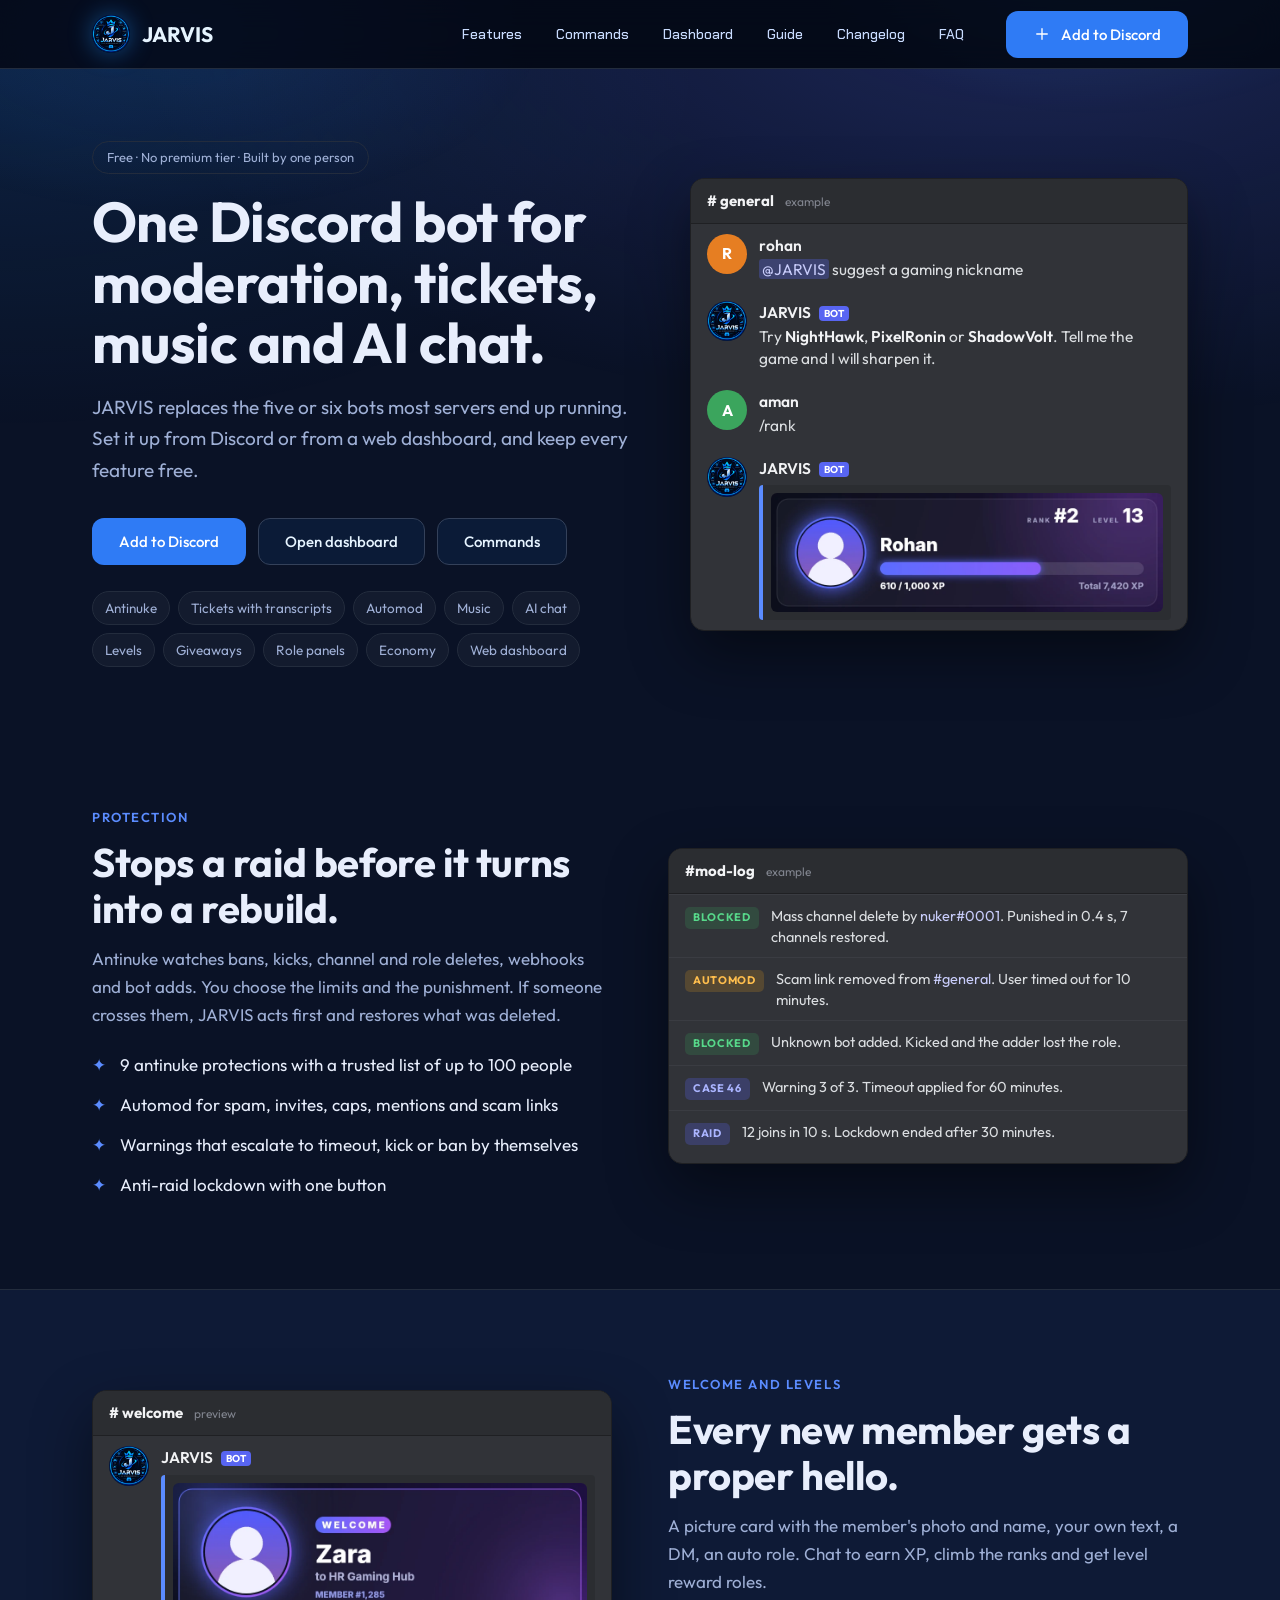
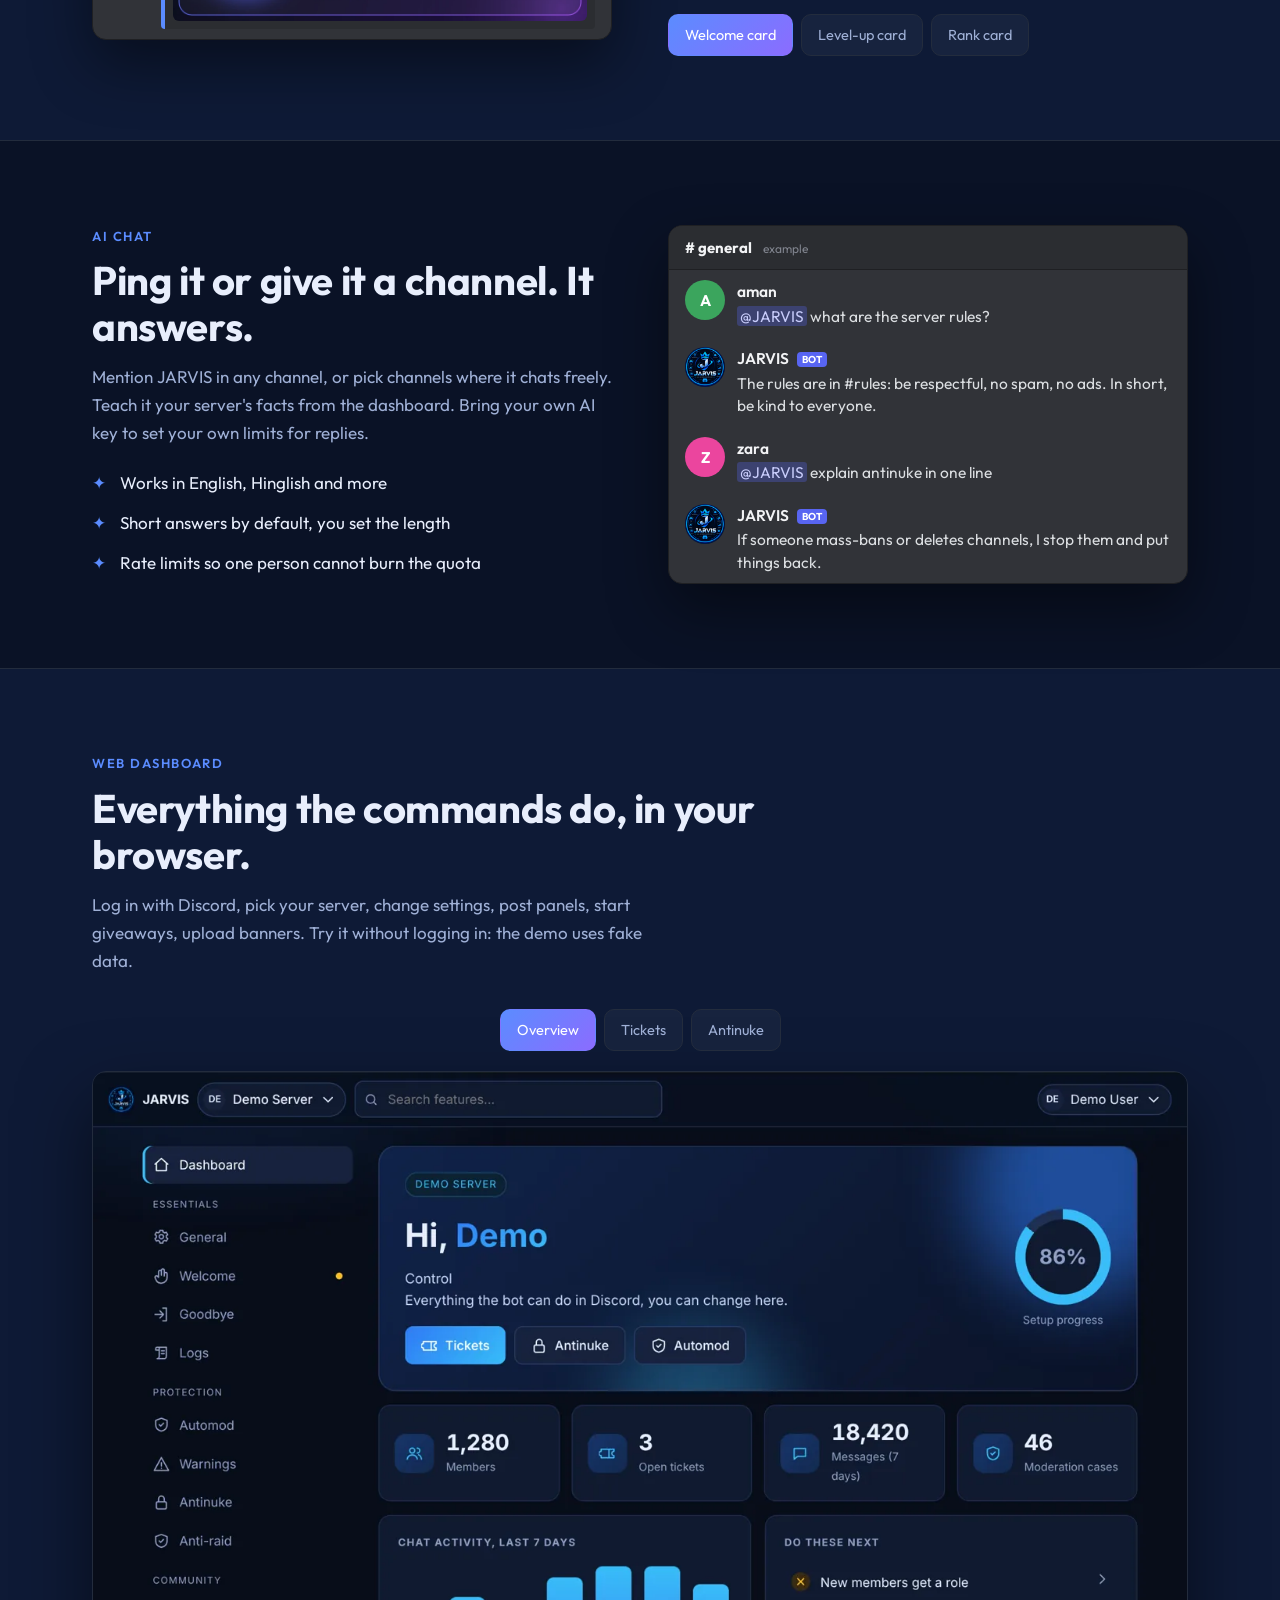
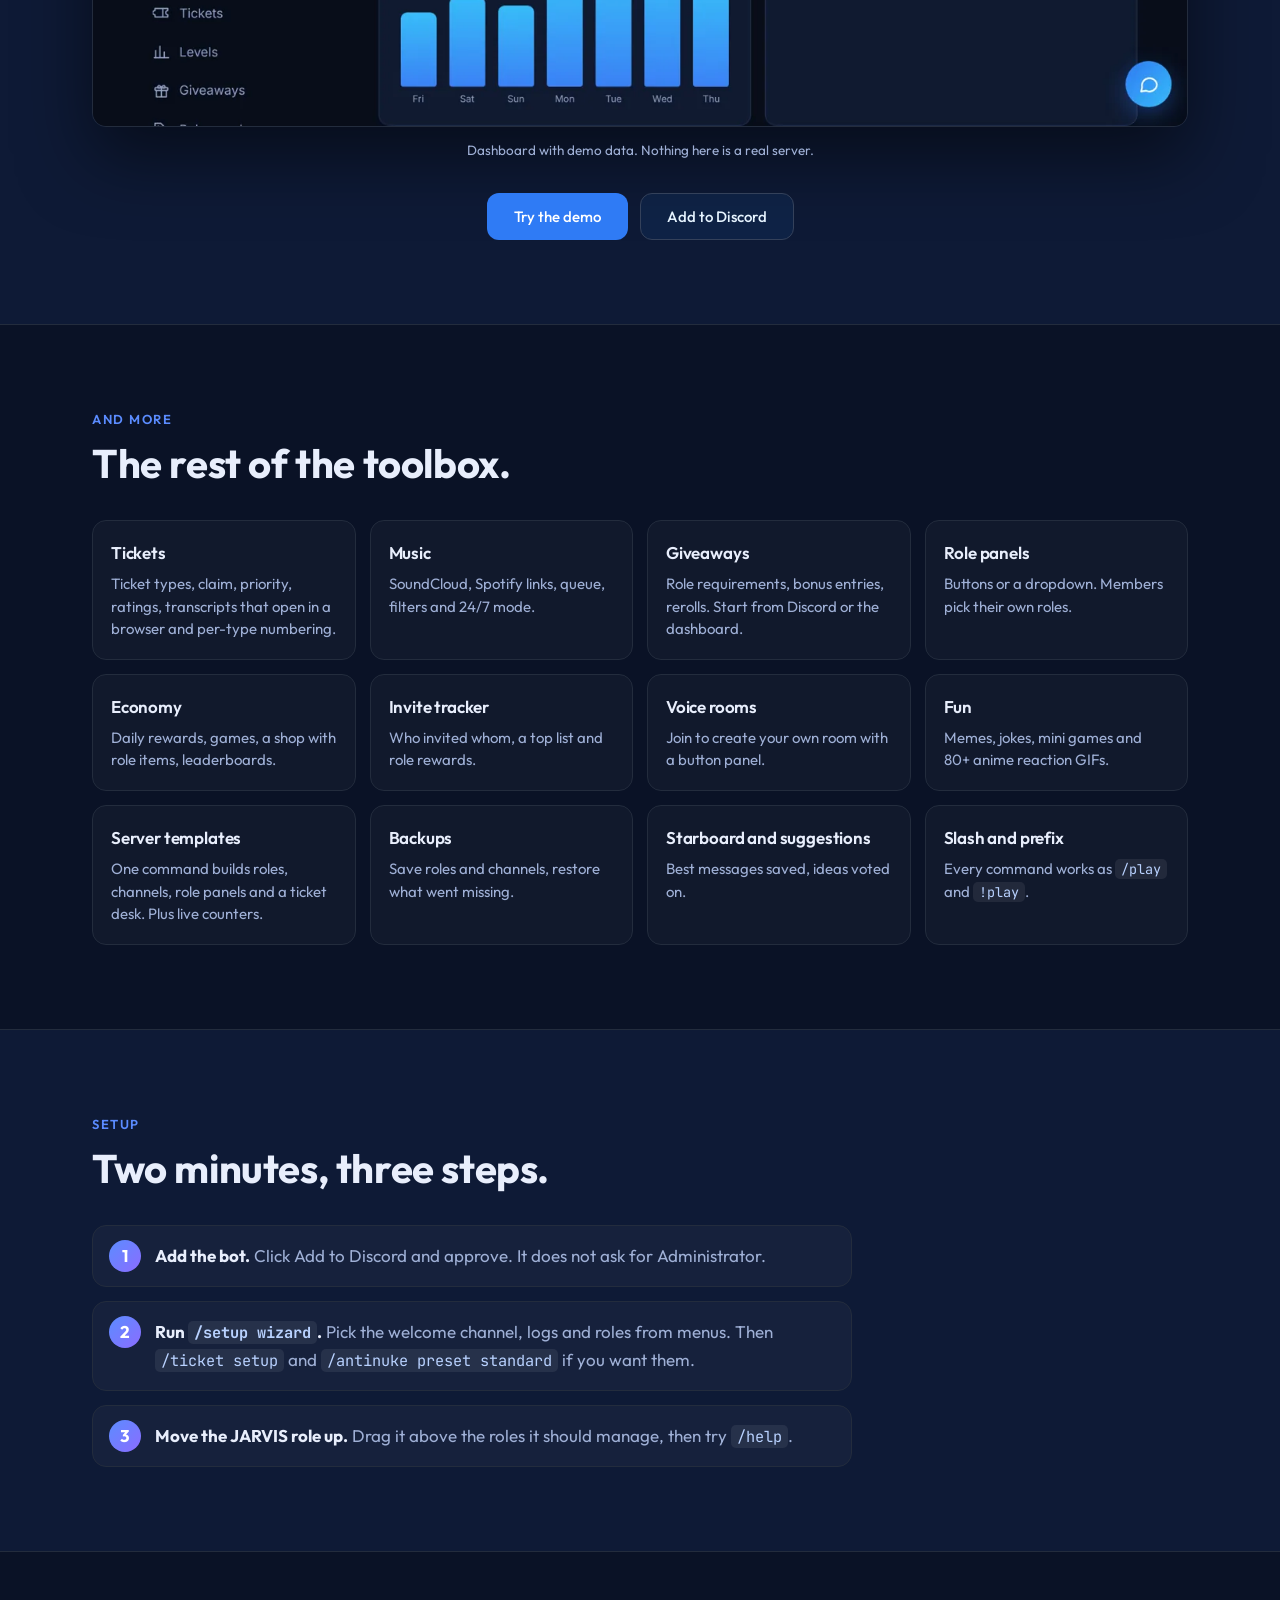
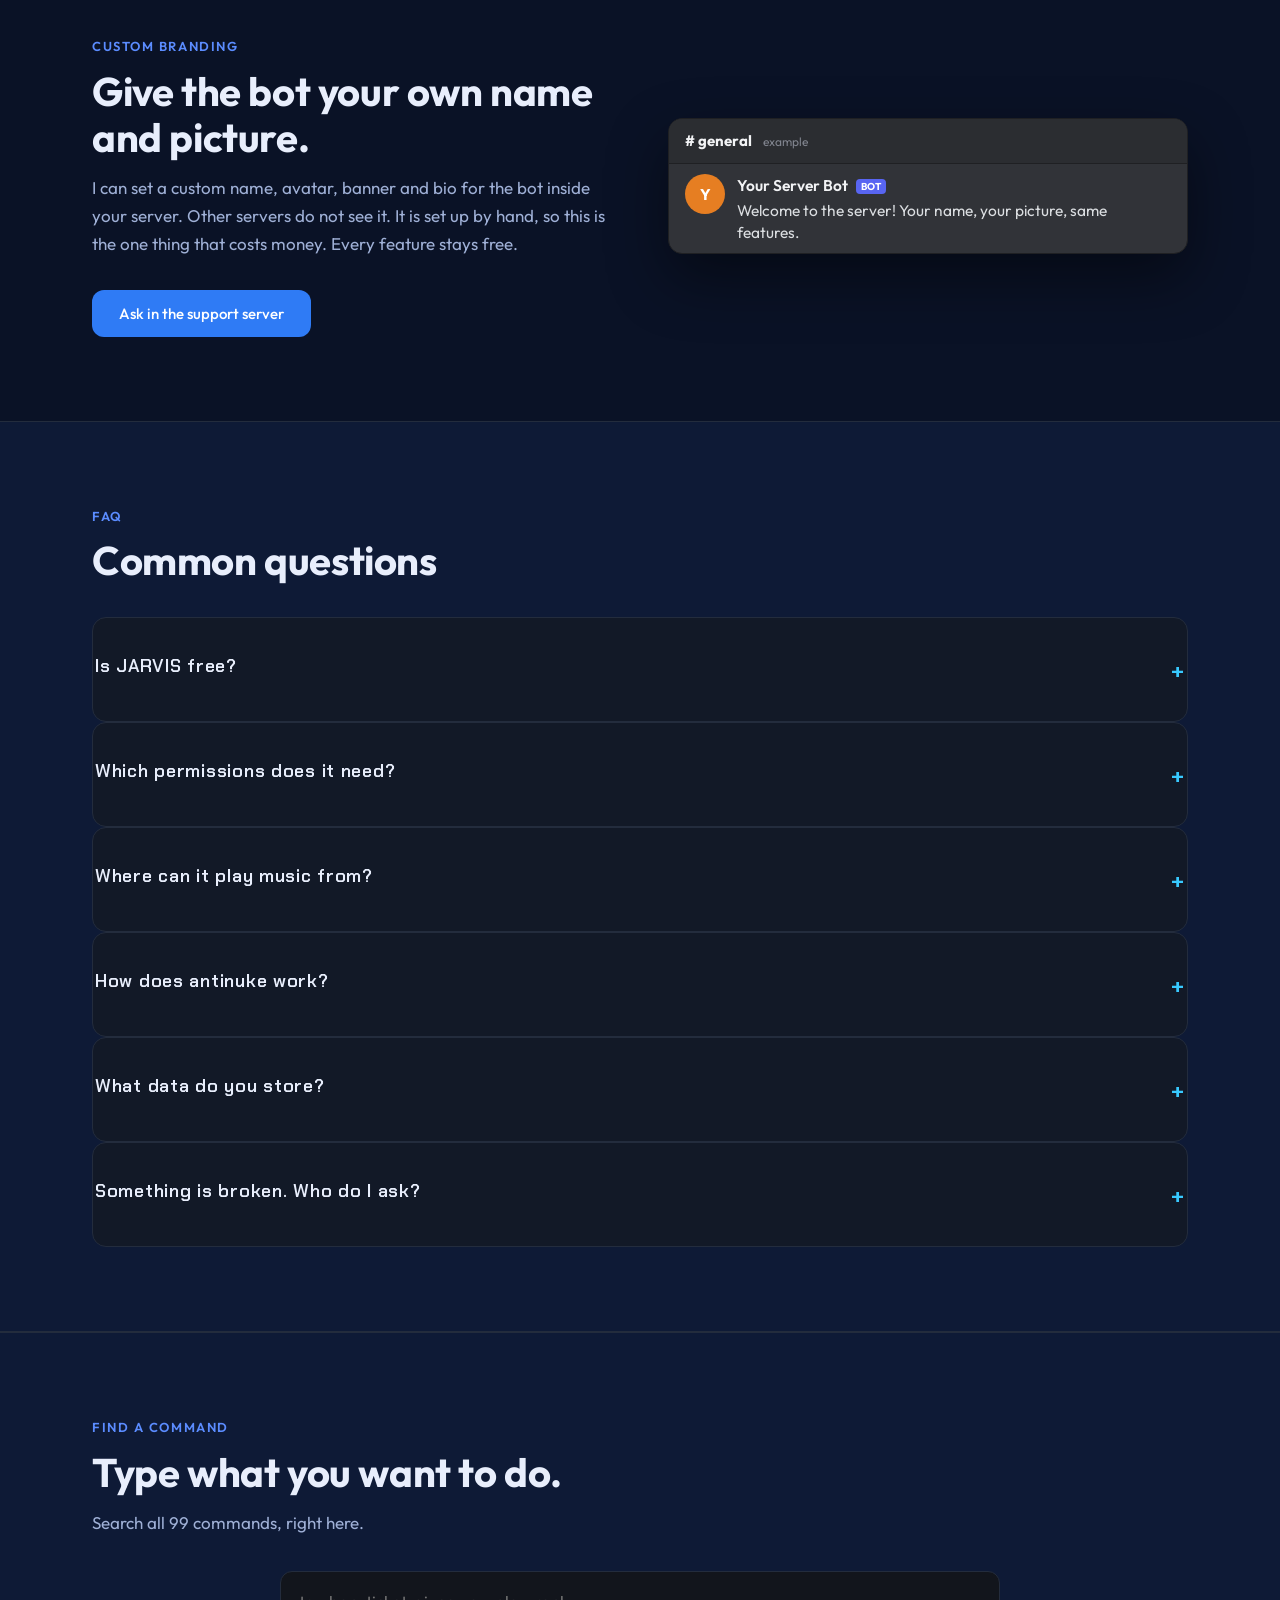
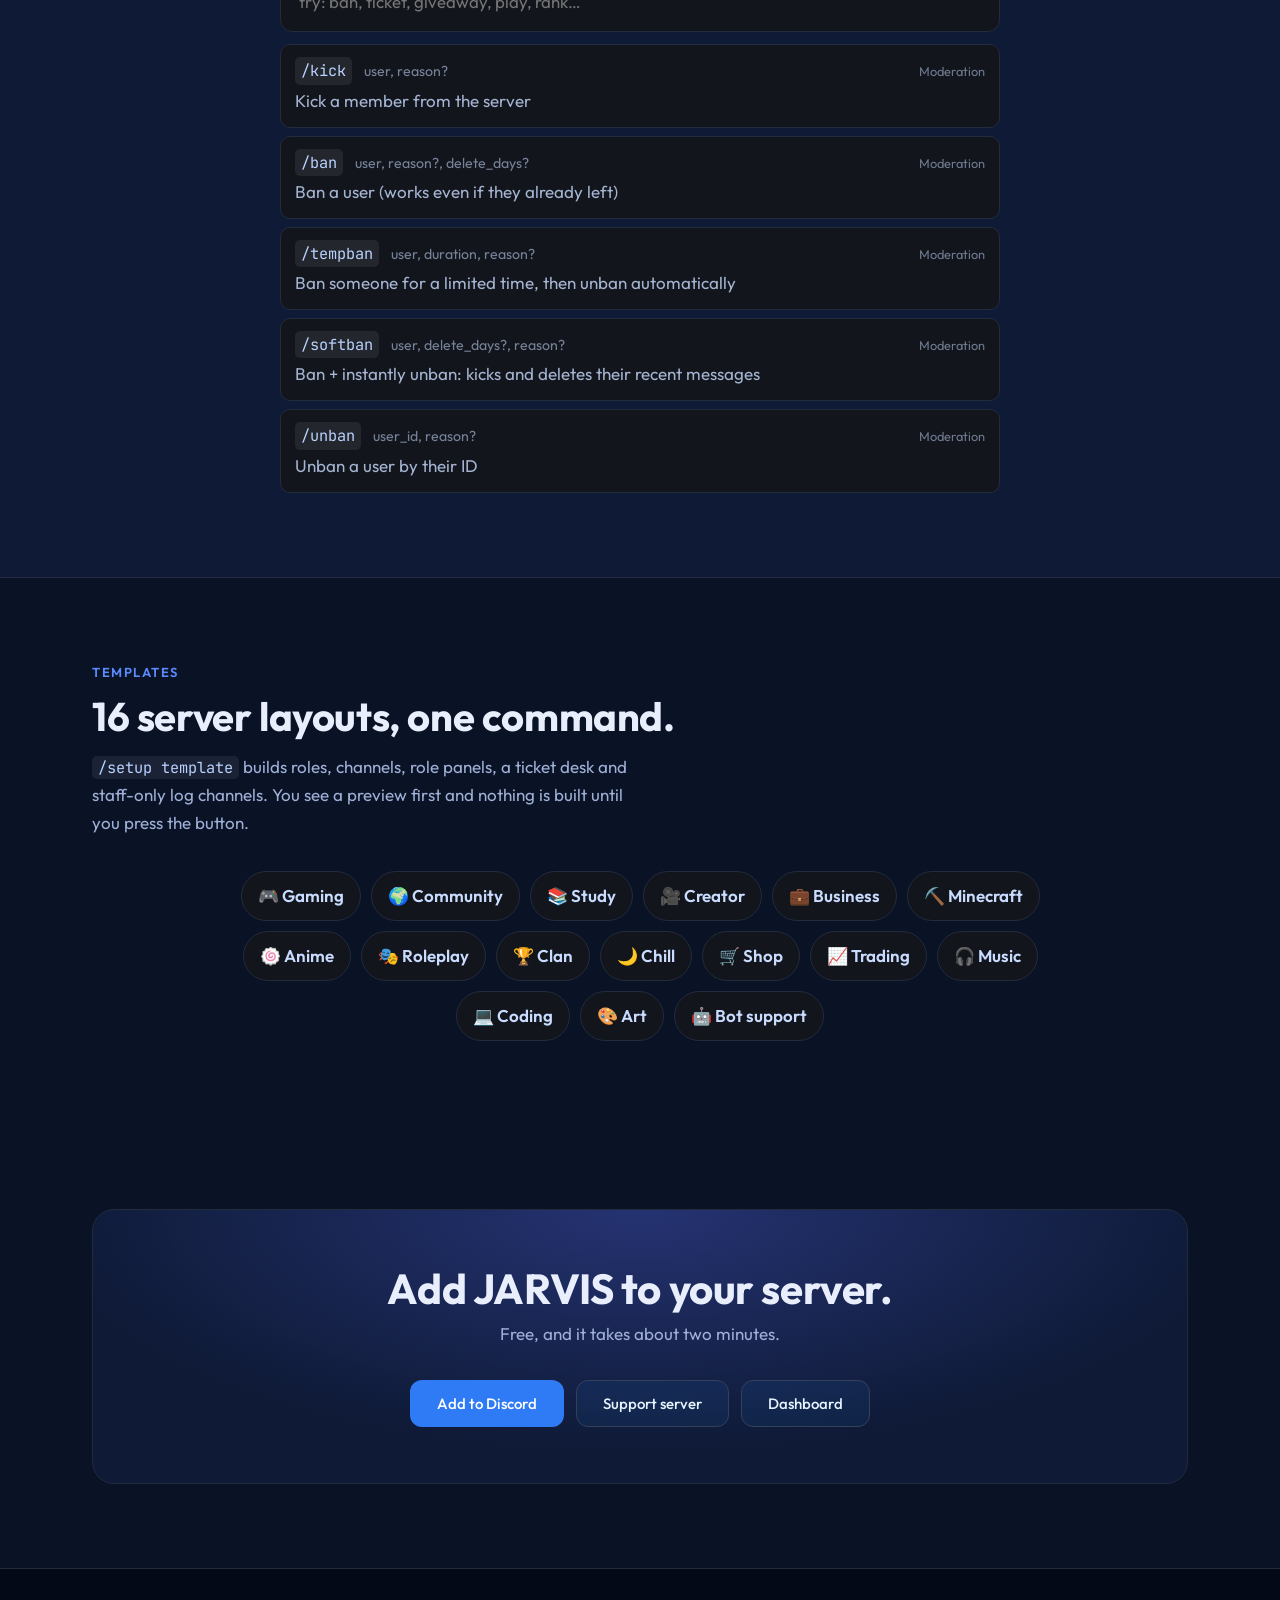
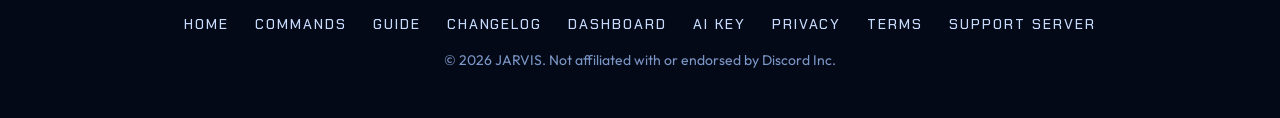
<file: index.html>
<!doctype html>
<html lang="en">
<head>
<meta charset="utf-8">
<meta name="viewport" content="width=device-width, initial-scale=1">
<title>JARVIS | Free all-in-one Discord bot with a web dashboard</title>
<meta name="description" content="JARVIS is a free all-in-one Discord bot: moderation, antinuke, tickets, music, AI chat, levels, economy, giveaways and more.">
<meta name="theme-color" content="#030814">
<meta property="og:title" content="JARVIS | Free all-in-one Discord bot with a web dashboard"><meta property="og:description" content="JARVIS is a free all-in-one Discord bot: moderation, antinuke, tickets, music, AI chat, levels, economy, giveaways and more."><meta property="og:image" content="https://about-jarvis.kdns.fr/assets/og.jpg"><meta property="og:image:width" content="1200"><meta property="og:image:height" content="630"><meta property="og:image:alt" content="JARVIS, the all-in-one Discord bot"><meta property="og:site_name" content="JARVIS"><meta property="og:url" content="https://about-jarvis.kdns.fr/"><meta name="twitter:image" content="https://about-jarvis.kdns.fr/assets/og.jpg"><meta property="og:type" content="website">
<meta name="twitter:card" content="summary_large_image">
<link rel="icon" href="assets/favicon.png"><link rel="apple-touch-icon" href="assets/apple-touch-icon.png">
<link rel="preconnect" href="https://fonts.googleapis.com"><link rel="preconnect" href="https://fonts.gstatic.com" crossorigin>
<link href="https://fonts.googleapis.com/css2?family=Chakra+Petch:wght@500;600;700&family=Outfit:wght@300..600&family=JetBrains+Mono:wght@400;500&display=swap" rel="stylesheet">
<link rel="canonical" href="https://about-jarvis.kdns.fr/">
<link rel="stylesheet" href="style.css"><link rel="stylesheet" href="home.css">
<script type="application/ld+json">{"@context":"https://schema.org","@type":"SoftwareApplication","name":"JARVIS","applicationCategory":"CommunicationApplication","operatingSystem":"Discord","description":"JARVIS is a free all-in-one Discord bot: moderation, antinuke, tickets, music, AI chat, levels, economy, giveaways and a web dashboard.","url":"https://about-jarvis.kdns.fr/","image":"https://about-jarvis.kdns.fr/assets/og.jpg","offers":{"@type":"Offer","price":"0","priceCurrency":"USD"}}</script>
</head>
<body class="home">
<div id="site-header"></div>
<main>

<section class="hero2"><div class="wrap hero2-in">
  <div class="hero2-copy">
    <span class="tagline">Free · No premium tier · Built by one person</span>
    <h1>One Discord bot for moderation, tickets, music and AI chat.</h1>
    <p class="lead">JARVIS replaces the five or six bots most servers end up running. Set it up from Discord or from a web dashboard, and keep every feature free.</p>
    <div class="cta">
      <a class="btn btn-primary" data-invite href="#">Add to Discord</a>
      <a class="btn btn-ghost" href="https://jarvis-dashboard-official.vercel.app" target="_blank" rel="noopener">Open dashboard</a>
      <a class="btn btn-ghost" href="commands.html">Commands</a>
    </div>
    <ul class="pills"><li>Antinuke</li><li>Tickets with transcripts</li><li>Automod</li><li>Music</li><li>AI chat</li><li>Levels</li><li>Giveaways</li><li>Role panels</li><li>Economy</li><li>Web dashboard</li></ul>
  </div>
  <div class="dc hero-chat" aria-label="Example conversation">
    <div class="dc-bar"># general <span>example</span></div>
    <div class="dc-msg"><i class="av a-o">R</i><div><b>rohan</b><p><span class="mn">@JARVIS</span> suggest a gaming nickname</p></div></div>
    <div class="dc-msg"><i class="av bot"></i><div><b>JARVIS <em>BOT</em></b><p>Try <b>NightHawk</b>, <b>PixelRonin</b> or <b>ShadowVolt</b>. Tell me the game and I will sharpen it.</p></div></div>
    <div class="dc-msg"><i class="av a-g">A</i><div><b>aman</b><p>/rank</p></div></div>
    <div class="dc-msg"><i class="av bot"></i><div><b>JARVIS <em>BOT</em></b><div class="emb"><img src="assets/card-rank.webp" alt="Rank card with level, rank and XP bar" width="934" height="282"></div></div></div>
  </div>
</div></section>

<section id="features" class="blk"><div class="wrap two">
  <div class="copy">
    <span class="kick">Protection</span>
    <h2>Stops a raid before it turns into a rebuild.</h2>
    <p>Antinuke watches bans, kicks, channel and role deletes, webhooks and bot adds. You choose the limits and the punishment. If someone crosses them, JARVIS acts first and restores what was deleted.</p>
    <ul class="ticks"><li>9 antinuke protections with a trusted list of up to 100 people</li><li>Automod for spam, invites, caps, mentions and scam links</li><li>Warnings that escalate to timeout, kick or ban by themselves</li><li>Anti-raid lockdown with one button</li></ul>
  </div>
  <div class="dc feed" aria-label="Example protection log">
    <div class="dc-bar">#mod-log <span>example</span></div>
    <div class="row"><b class="ok">BLOCKED</b><span>Mass channel delete by <u>nuker#0001</u>. Punished in 0.4 s, 7 channels restored.</span></div>
    <div class="row"><b class="warn">AUTOMOD</b><span>Scam link removed from <u>#general</u>. User timed out for 10 minutes.</span></div>
    <div class="row"><b class="ok">BLOCKED</b><span>Unknown bot added. Kicked and the adder lost the role.</span></div>
    <div class="row"><b class="info">CASE 46</b><span>Warning 3 of 3. Timeout applied for 60 minutes.</span></div>
    <div class="row"><b class="info">RAID</b><span>12 joins in 10 s. Lockdown ended after 30 minutes.</span></div>
  </div>
</div></section>

<section class="blk alt"><div class="wrap two flip">
  <div class="copy">
    <span class="kick">Welcome and levels</span>
    <h2>Every new member gets a proper hello.</h2>
    <p>A picture card with the member's photo and name, your own text, a DM, an auto role. Chat to earn XP, climb the ranks and get level reward roles.</p>
    <div class="seg" id="seg-w">
      <button class="on" data-img="assets/card-welcome.webp" data-w="960" data-h="320" data-alt="Welcome card">Welcome card</button>
      <button data-img="assets/card-level.webp" data-w="900" data-h="300" data-alt="Level up card">Level-up card</button>
      <button data-img="assets/card-rank.webp" data-w="934" data-h="282" data-alt="Rank card">Rank card</button>
    </div>
  </div>
  <div class="dc preview" aria-label="Card preview">
    <div class="dc-bar"># welcome <span>preview</span></div>
    <div class="dc-msg"><i class="av bot"></i><div><b>JARVIS <em>BOT</em></b><div class="emb"><img id="w-img" src="assets/card-welcome.webp" alt="Welcome card" width="960" height="320"></div></div></div>
  </div>
</div></section>

<section class="blk"><div class="wrap two">
  <div class="copy">
    <span class="kick">AI chat</span>
    <h2>Ping it or give it a channel. It answers.</h2>
    <p>Mention JARVIS in any channel, or pick channels where it chats freely. Teach it your server's facts from the dashboard. Bring your own AI key to set your own limits for replies.</p>
    <ul class="ticks"><li>Works in English, Hinglish and more</li><li>Short answers by default, you set the length</li><li>Rate limits so one person cannot burn the quota</li></ul>
  </div>
  <div class="dc" aria-label="Example AI chat">
    <div class="dc-bar"># general <span>example</span></div>
    <div class="dc-msg"><i class="av a-g">A</i><div><b>aman</b><p><span class="mn">@JARVIS</span> what are the server rules?</p></div></div>
    <div class="dc-msg"><i class="av bot"></i><div><b>JARVIS <em>BOT</em></b><p>The rules are in #rules: be respectful, no spam, no ads. In short, be kind to everyone.</p></div></div>
    <div class="dc-msg"><i class="av a-p">Z</i><div><b>zara</b><p><span class="mn">@JARVIS</span> explain antinuke in one line</p></div></div>
    <div class="dc-msg"><i class="av bot"></i><div><b>JARVIS <em>BOT</em></b><p>If someone mass-bans or deletes channels, I stop them and put things back.</p></div></div>
  </div>
</div></section>

<section class="blk alt" id="dashboard"><div class="wrap">
  <div class="head"><span class="kick">Web dashboard</span><h2>Everything the commands do, in your browser.</h2>
  <p>Log in with Discord, pick your server, change settings, post panels, start giveaways, upload banners. Try it without logging in: the demo uses fake data.</p></div>
  <div class="seg center" id="seg-d">
    <button class="on" data-img="assets/shot-dashboard.webp">Overview</button>
    <button data-img="assets/shot-tickets.webp">Tickets</button>
    <button data-img="assets/shot-antinuke.webp">Antinuke</button>
  </div>
  <figure class="shot"><img id="d-img" src="assets/shot-dashboard.webp" alt="JARVIS dashboard (demo data)" width="1400" height="837" loading="lazy"><figcaption>Dashboard with demo data. Nothing here is a real server.</figcaption></figure>
  <div class="cta c"><a class="btn btn-primary" href="https://jarvis-dashboard-official.vercel.app" target="_blank" rel="noopener">Try the demo</a><a class="btn btn-ghost" data-invite href="#">Add to Discord</a></div>
</div></section>

<section class="blk"><div class="wrap">
  <div class="head"><span class="kick">And more</span><h2>The rest of the toolbox.</h2></div>
  <div class="mini">
    <div><h3>Tickets</h3><p>Ticket types, claim, priority, ratings, transcripts that open in a browser and per-type numbering.</p></div>
    <div><h3>Music</h3><p>SoundCloud, Spotify links, queue, filters and 24/7 mode.</p></div>
    <div><h3>Giveaways</h3><p>Role requirements, bonus entries, rerolls. Start from Discord or the dashboard.</p></div>
    <div><h3>Role panels</h3><p>Buttons or a dropdown. Members pick their own roles.</p></div>
    <div><h3>Economy</h3><p>Daily rewards, games, a shop with role items, leaderboards.</p></div>
    <div><h3>Invite tracker</h3><p>Who invited whom, a top list and role rewards.</p></div>
    <div><h3>Voice rooms</h3><p>Join to create your own room with a button panel.</p></div>
    <div><h3>Fun</h3><p>Memes, jokes, mini games and 80+ anime reaction GIFs.</p></div>
    <div><h3>Server templates</h3><p>One command builds roles, channels, role panels and a ticket desk. Plus live counters.</p></div>
    <div><h3>Backups</h3><p>Save roles and channels, restore what went missing.</p></div>
    <div><h3>Starboard and suggestions</h3><p>Best messages saved, ideas voted on.</p></div>
    <div><h3>Slash and prefix</h3><p>Every command works as <code>/play</code> and <code>!play</code>.</p></div>
  </div>
</div></section>

<section id="setup" class="blk alt"><div class="wrap">
  <div class="head"><span class="kick">Setup</span><h2>Two minutes, three steps.</h2></div>
  <ol class="steps2">
    <li><b>Add the bot.</b> Click Add to Discord and approve. It does not ask for Administrator.</li>
    <li><b>Run <code>/setup wizard</code>.</b> Pick the welcome channel, logs and roles from menus. Then <code>/ticket setup</code> and <code>/antinuke preset standard</code> if you want them.</li>
    <li><b>Move the JARVIS role up.</b> Drag it above the roles it should manage, then try <code>/help</code>.</li>
  </ol>
</div></section>

<section id="custom" class="blk"><div class="wrap two">
  <div class="copy">
    <span class="kick">Custom branding</span>
    <h2>Give the bot your own name and picture.</h2>
    <p>I can set a custom name, avatar, banner and bio for the bot inside your server. Other servers do not see it. It is set up by hand, so this is the one thing that costs money. Every feature stays free.</p>
    <div class="cta"><a class="btn btn-primary" data-support href="#">Ask in the support server</a></div>
  </div>
  <div class="dc" aria-label="Branding example"><div class="dc-bar"># general <span>example</span></div>
    <div class="dc-msg"><i class="av a-o">Y</i><div><b>Your Server Bot <em>BOT</em></b><p>Welcome to the server! Your name, your picture, same features.</p></div></div></div>
</div></section>

<section id="faq" class="blk alt"><div class="wrap narrow">
  <div class="head"><span class="kick">FAQ</span><h2>Common questions</h2></div>
  <div class="faq2">
    <details><summary>Is JARVIS free?</summary><p>Yes. Only the optional custom bot profile costs money.</p></details>
    <details><summary>Which permissions does it need?</summary><p>No Administrator. Only what features need: Manage Channels, Manage Roles, Ban and Kick, View Audit Log, Manage Messages, Manage Webhooks and similar.</p></details>
    <details><summary>Where can it play music from?</summary><p>SoundCloud, Spotify songs, albums and playlists, and direct audio links. <code>/247 enable</code> keeps it in voice all day.</p></details>
    <details><summary>How does antinuke work?</summary><p>You set how many bans, kicks, deletes and so on are allowed in how many seconds, and the punishment. If someone goes over, JARVIS acts and restores what it can.</p></details>
    <details><summary>What data do you store?</summary><p>Only what features need: settings, levels, tickets. Read the <a href="privacy.html">privacy policy</a>. Data is deleted when the bot leaves your server.</p></details>
    <details><summary>Something is broken. Who do I ask?</summary><p>Join the <a data-support href="#">support server</a>. A person answers.</p></details>
  </div>
</div></section>

<section class="blk alt" id="try"><div class="wrap">
  <div class="head"><span class="kick">Find a command</span><h2>Type what you want to do.</h2><p>Search all <span id="cc">99</span> commands, right here.</p></div>
  <div class="cmdbox"><input id="cq" type="search" placeholder="try: ban, ticket, giveaway, play, rank…" autocomplete="off" aria-label="Search commands"><ul id="cr"></ul></div>
</div></section>

<section class="blk" id="templates"><div class="wrap">
  <div class="head"><span class="kick">Templates</span><h2>16 server layouts, one command.</h2><p><code>/setup template</code> builds roles, channels, role panels, a ticket desk and staff-only log channels. You see a preview first and nothing is built until you press the button.</p></div>
  <div class="tplgrid">
    <span>🎮 Gaming</span><span>🌍 Community</span><span>📚 Study</span><span>🎥 Creator</span><span>💼 Business</span><span>⛏️ Minecraft</span><span>🍥 Anime</span><span>🎭 Roleplay</span><span>🏆 Clan</span><span>🌙 Chill</span><span>🛒 Shop</span><span>📈 Trading</span><span>🎧 Music</span><span>💻 Coding</span><span>🎨 Art</span><span>🤖 Bot support</span>
  </div>
</div></section>

<section class="blk"><div class="wrap">
  <div class="endcta"><h2>Add JARVIS to your server.</h2><p>Free, and it takes about two minutes.</p>
    <div class="cta c"><a class="btn btn-primary" data-invite href="#">Add to Discord</a><a class="btn btn-ghost" data-support href="#">Support server</a><a class="btn btn-ghost" href="https://jarvis-dashboard-official.vercel.app" target="_blank" rel="noopener">Dashboard</a></div></div>
</div></section>
</main>
<div id="site-footer"></div>
<script src="config.js"></script><script src="data.js"></script><script src="site.js"></script>
<script>
(function(){
  var q=document.getElementById('cq'),r=document.getElementById('cr'),all=[];
  (window.FEATURES||[]).forEach(function(f){f.commands.forEach(function(c){all.push({c:c.c,a:c.a,d:c.d,f:f.name})})});
  function esc(t){return String(t).replace(/[&<>"]/g,function(m){return{'&':'&amp;','<':'&lt;','>':'&gt;','"':'&quot;'}[m]})}
  function show(v){v=(v||'').toLowerCase().trim();var hits=all.filter(function(x){return !v||(x.c+' '+x.d+' '+x.f).toLowerCase().indexOf(v)>-1}).slice(0,v?8:5);
    r.innerHTML=hits.length?hits.map(function(x){return '<li><code>'+esc(x.c)+'</code> <small>'+esc(x.a||'')+'</small><span>'+esc(x.d)+'</span><em>'+esc(x.f)+'</em></li>'}).join(''):'<li class="none">No command like that. Ask in the support server.</li>';}
  if(q){q.addEventListener('input',function(){show(q.value)});show('');var n=document.getElementById('cc');if(n&&window.COMMAND_COUNT)n.textContent=window.COMMAND_COUNT;}
})();
(function(){
  function seg(id,img,fn){var box=document.getElementById(id),im=document.getElementById(img);if(!box||!im)return;
    box.addEventListener('click',function(e){var b=e.target.closest('button');if(!b)return;
      box.querySelectorAll('button').forEach(function(x){x.classList.toggle('on',x===b)});
      im.src=b.dataset.img;if(b.dataset.w){im.width=b.dataset.w;im.height=b.dataset.h}if(b.dataset.alt)im.alt=b.dataset.alt;});}
  seg('seg-w','w-img');seg('seg-d','d-img');
})();
</script>
</body></html>
</file>
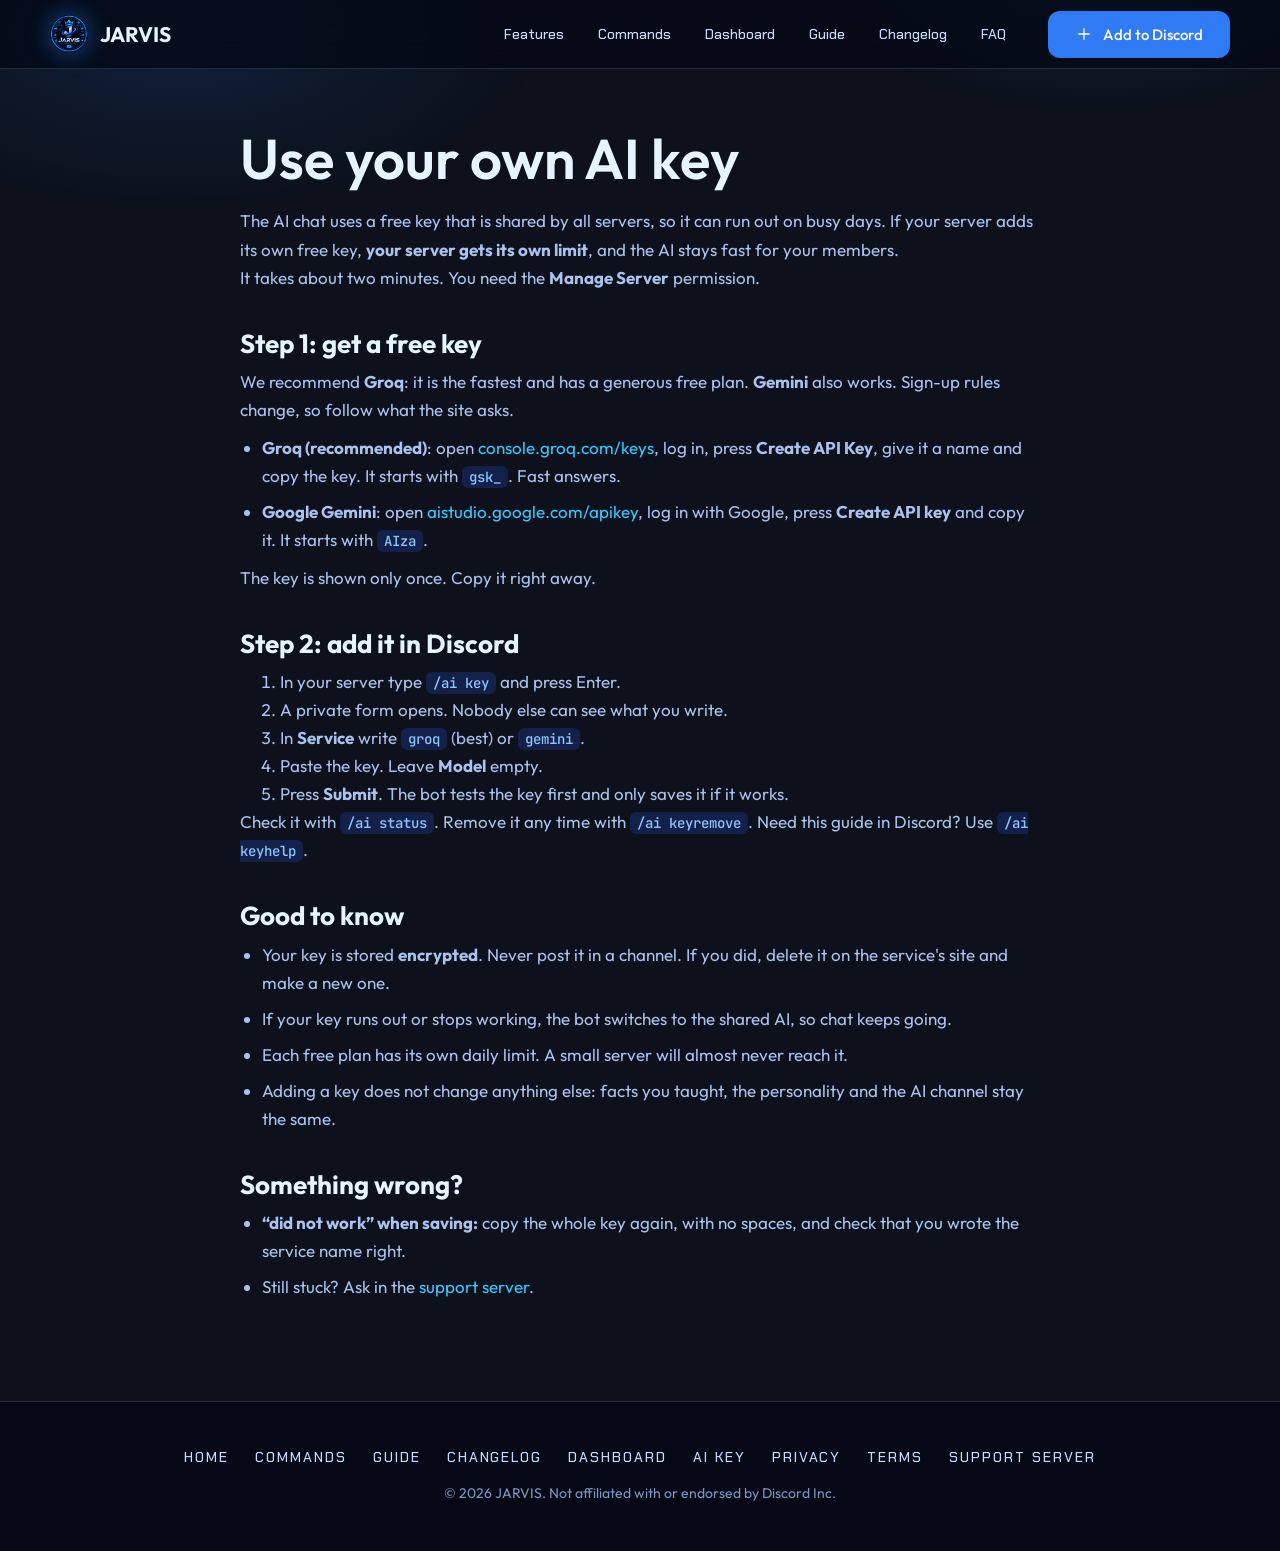
<file: ai-key.html>
<!doctype html>
<html lang="en">
<head>
<meta charset="utf-8">
<meta name="viewport" content="width=device-width, initial-scale=1">
<title>Use your own AI key | JARVIS</title>
<meta name="description" content="How to get a free AI key and add it to your server.">
<meta name="theme-color" content="#030814">
<meta property="og:title" content="Use your own AI key | JARVIS"><meta property="og:description" content="How to get a free AI key and add it to your server."><meta property="og:image" content="https://about-jarvis.kdns.fr/assets/og.jpg"><meta property="og:image:width" content="1200"><meta property="og:image:height" content="630"><meta property="og:image:alt" content="JARVIS, the all-in-one Discord bot"><meta property="og:site_name" content="JARVIS"><meta property="og:url" content="https://about-jarvis.kdns.fr/ai-key.html"><meta name="twitter:image" content="https://about-jarvis.kdns.fr/assets/og.jpg"><meta property="og:type" content="website">
<meta name="twitter:card" content="summary_large_image">
<link rel="icon" href="assets/favicon.png"><link rel="apple-touch-icon" href="assets/apple-touch-icon.png">
<link rel="preconnect" href="https://fonts.googleapis.com"><link rel="preconnect" href="https://fonts.gstatic.com" crossorigin>
<link href="https://fonts.googleapis.com/css2?family=Chakra+Petch:wght@500;600;700&family=Outfit:wght@300..600&family=JetBrains+Mono:wght@400;500&display=swap" rel="stylesheet">
<link rel="canonical" href="https://about-jarvis.kdns.fr/ai-key.html">
<link rel="stylesheet" href="style.css">
</head>
<body>
<div id="site-header"></div>
<main class="wrap doc">
<h1>Use your own AI key</h1>
<p>The AI chat uses a free key that is shared by all servers, so it can run out on busy days. If your server adds its own free key, <b>your server gets its own limit</b>, and the AI stays fast for your members.</p>
<p>It takes about two minutes. You need the <b>Manage Server</b> permission.</p>

<h2>Step 1: get a free key</h2>
<p>We recommend <b>Groq</b>: it is the fastest and has a generous free plan. <b>Gemini</b> also works. Sign-up rules change, so follow what the site asks.</p>
<ul>
<li><b>Groq (recommended)</b>: open <a href="https://console.groq.com/keys" target="_blank" rel="noopener">console.groq.com/keys</a>, log in, press <b>Create API Key</b>, give it a name and copy the key. It starts with <code>gsk_</code>. Fast answers.</li>
<li><b>Google Gemini</b>: open <a href="https://aistudio.google.com/apikey" target="_blank" rel="noopener">aistudio.google.com/apikey</a>, log in with Google, press <b>Create API key</b> and copy it. It starts with <code>AIza</code>.</li>
</ul>
<p>The key is shown only once. Copy it right away.</p>

<h2>Step 2: add it in Discord</h2>
<ol>
<li>In your server type <code>/ai key</code> and press Enter.</li>
<li>A private form opens. Nobody else can see what you write.</li>
<li>In <b>Service</b> write <code>groq</code> (best) or <code>gemini</code>.</li>
<li>Paste the key. Leave <b>Model</b> empty.</li>
<li>Press <b>Submit</b>. The bot tests the key first and only saves it if it works.</li>
</ol>
<p>Check it with <code>/ai status</code>. Remove it any time with <code>/ai keyremove</code>. Need this guide in Discord? Use <code>/ai keyhelp</code>.</p>

<h2>Good to know</h2>
<ul>
<li>Your key is stored <b>encrypted</b>. Never post it in a channel. If you did, delete it on the service's site and make a new one.</li>
<li>If your key runs out or stops working, the bot switches to the shared AI, so chat keeps going.</li>
<li>Each free plan has its own daily limit. A small server will almost never reach it.</li>
<li>Adding a key does not change anything else: facts you taught, the personality and the AI channel stay the same.</li>
</ul>

<h2>Something wrong?</h2>
<ul>
<li><b>&ldquo;did not work&rdquo; when saving:</b> copy the whole key again, with no spaces, and check that you wrote the service name right.</li>
<li>Still stuck? Ask in the <a data-support href="#">support server</a>.</li>
</ul>
</main>
<div id="site-footer"></div>
<script src="config.js"></script><script src="data.js"></script><script src="site.js"></script>
</body></html>
</file>
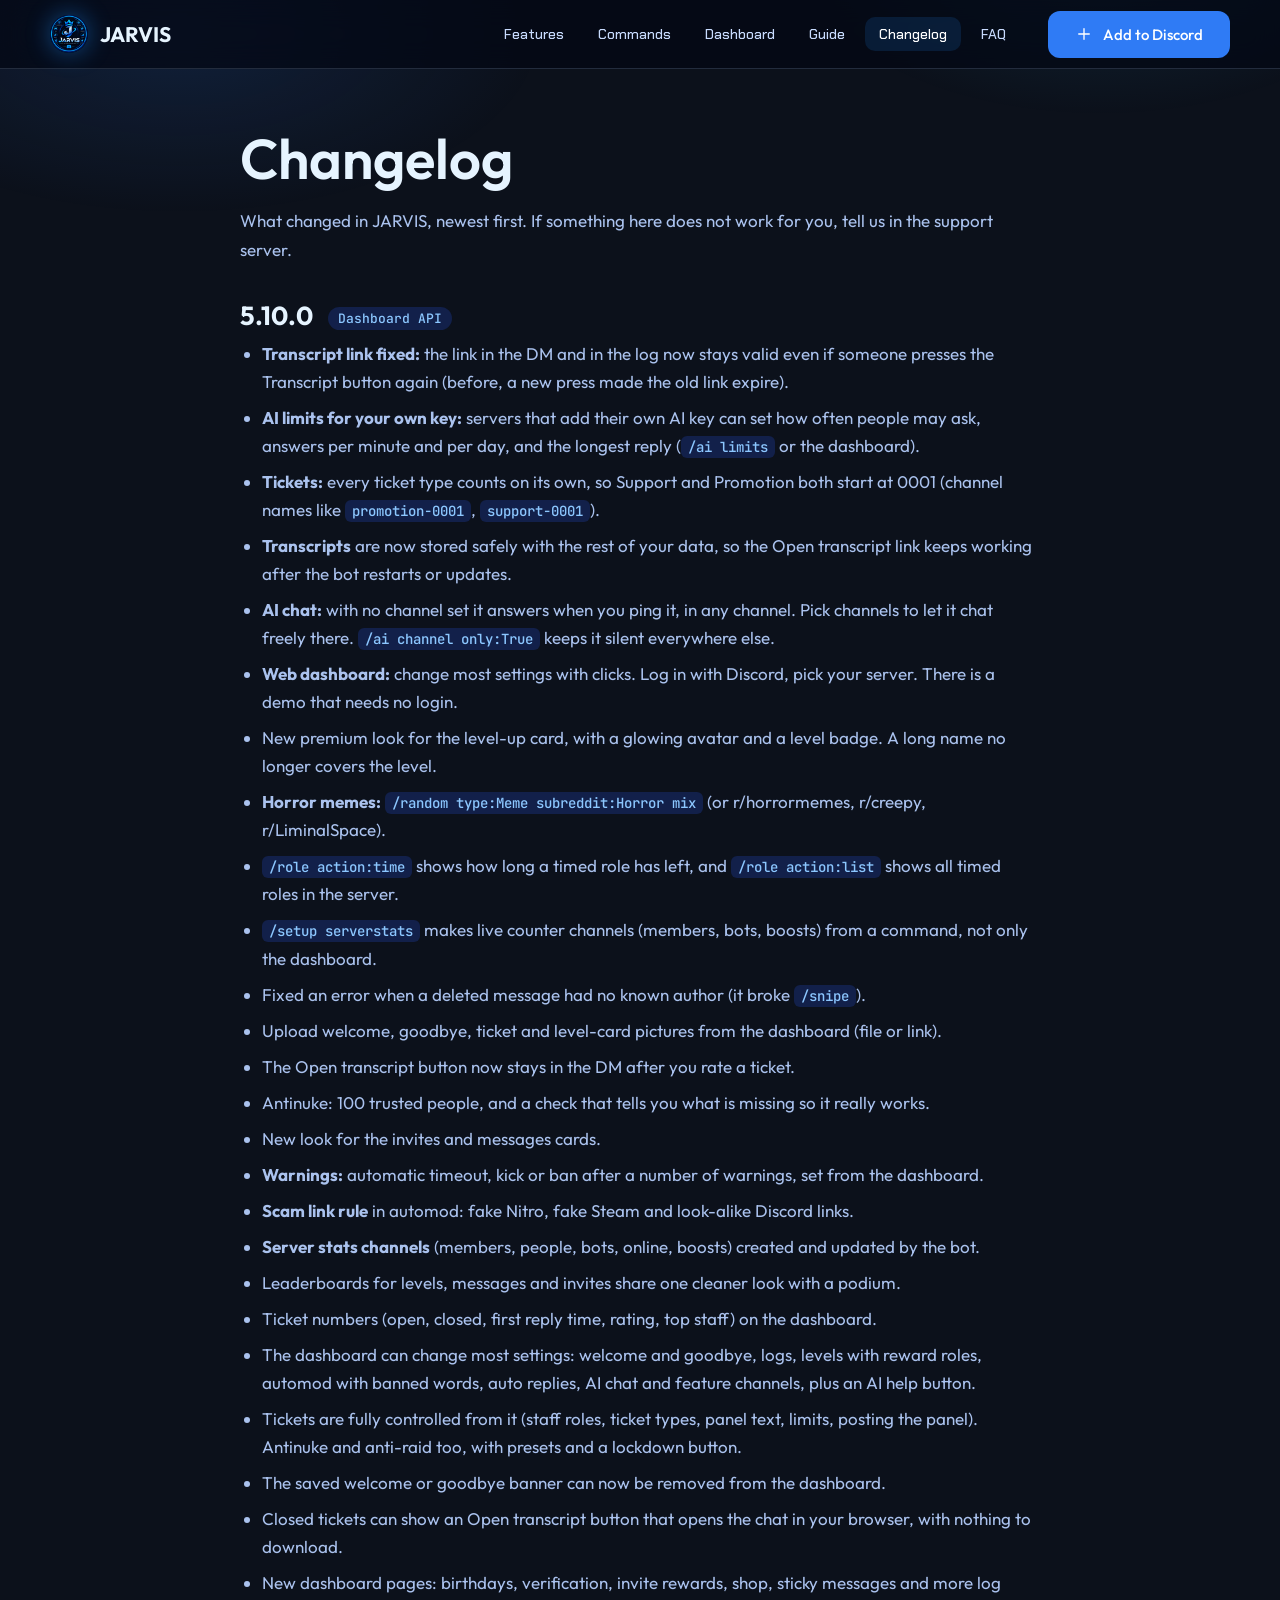
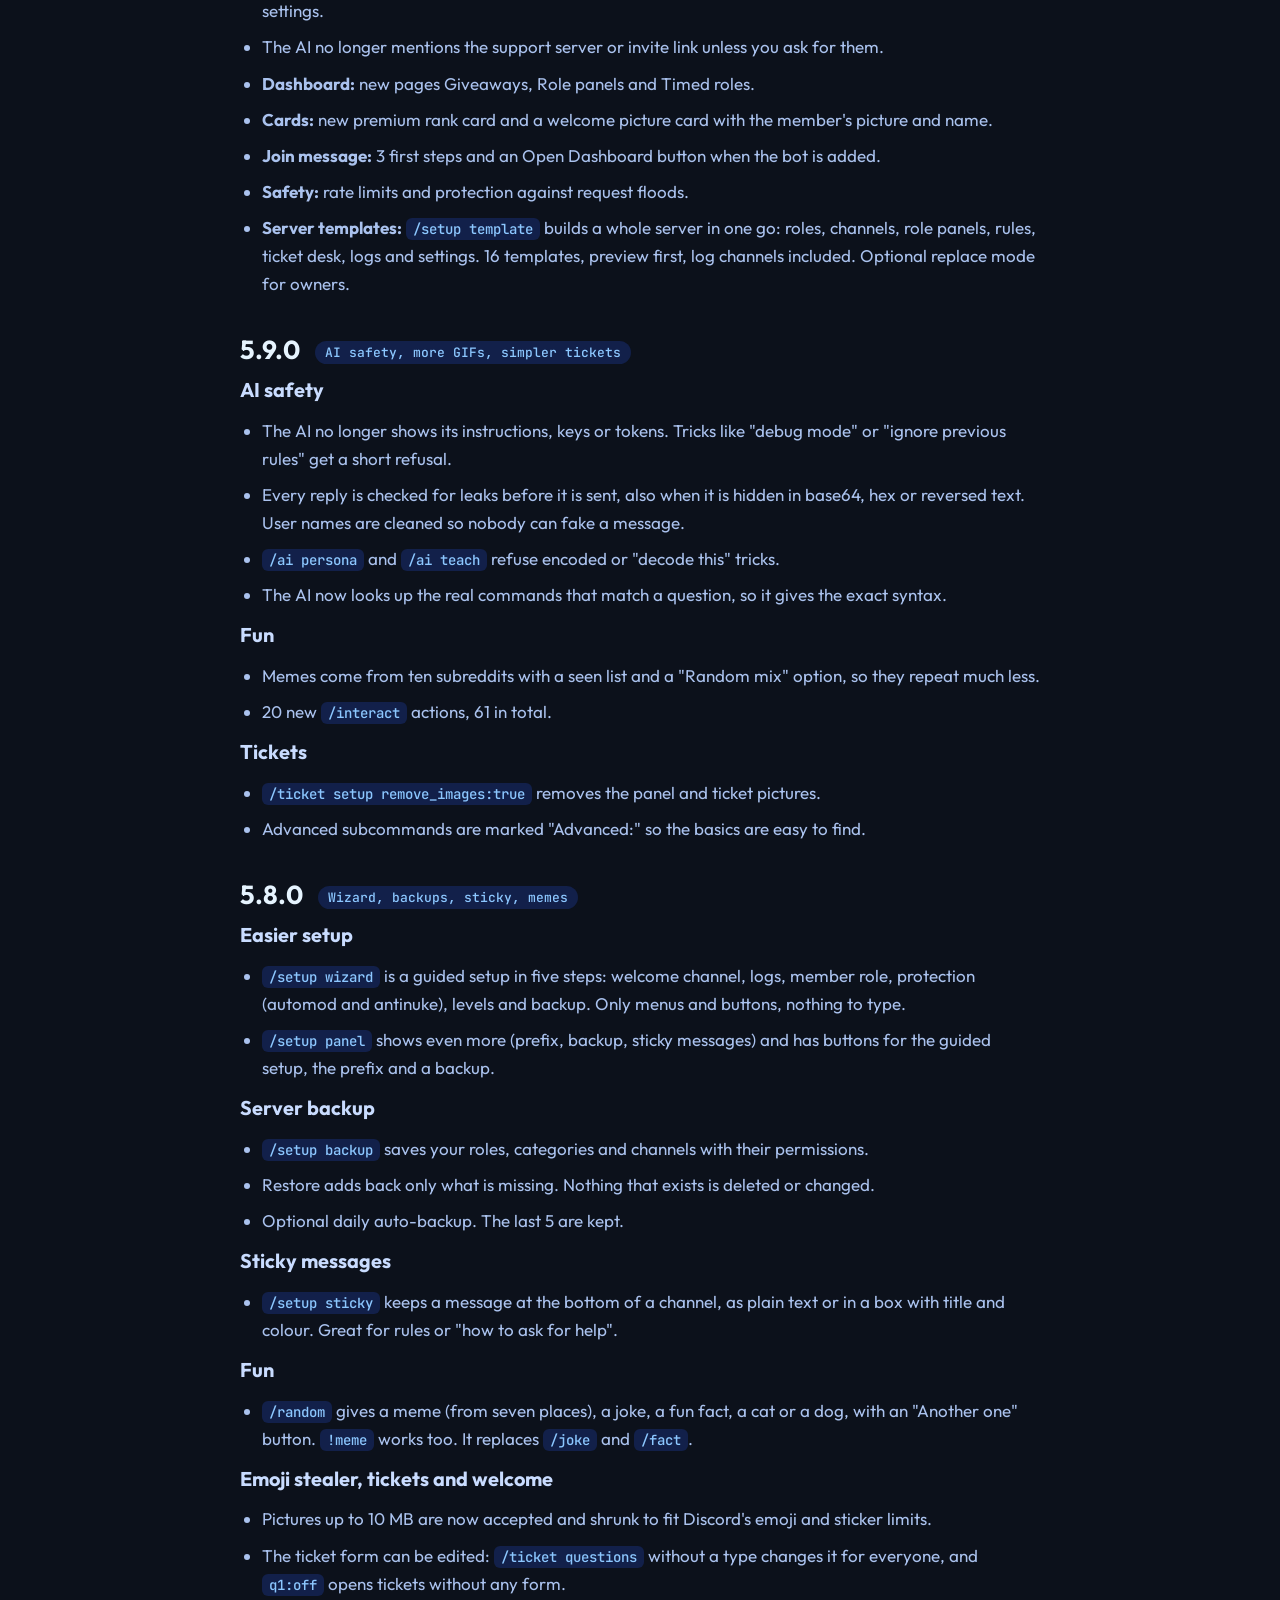
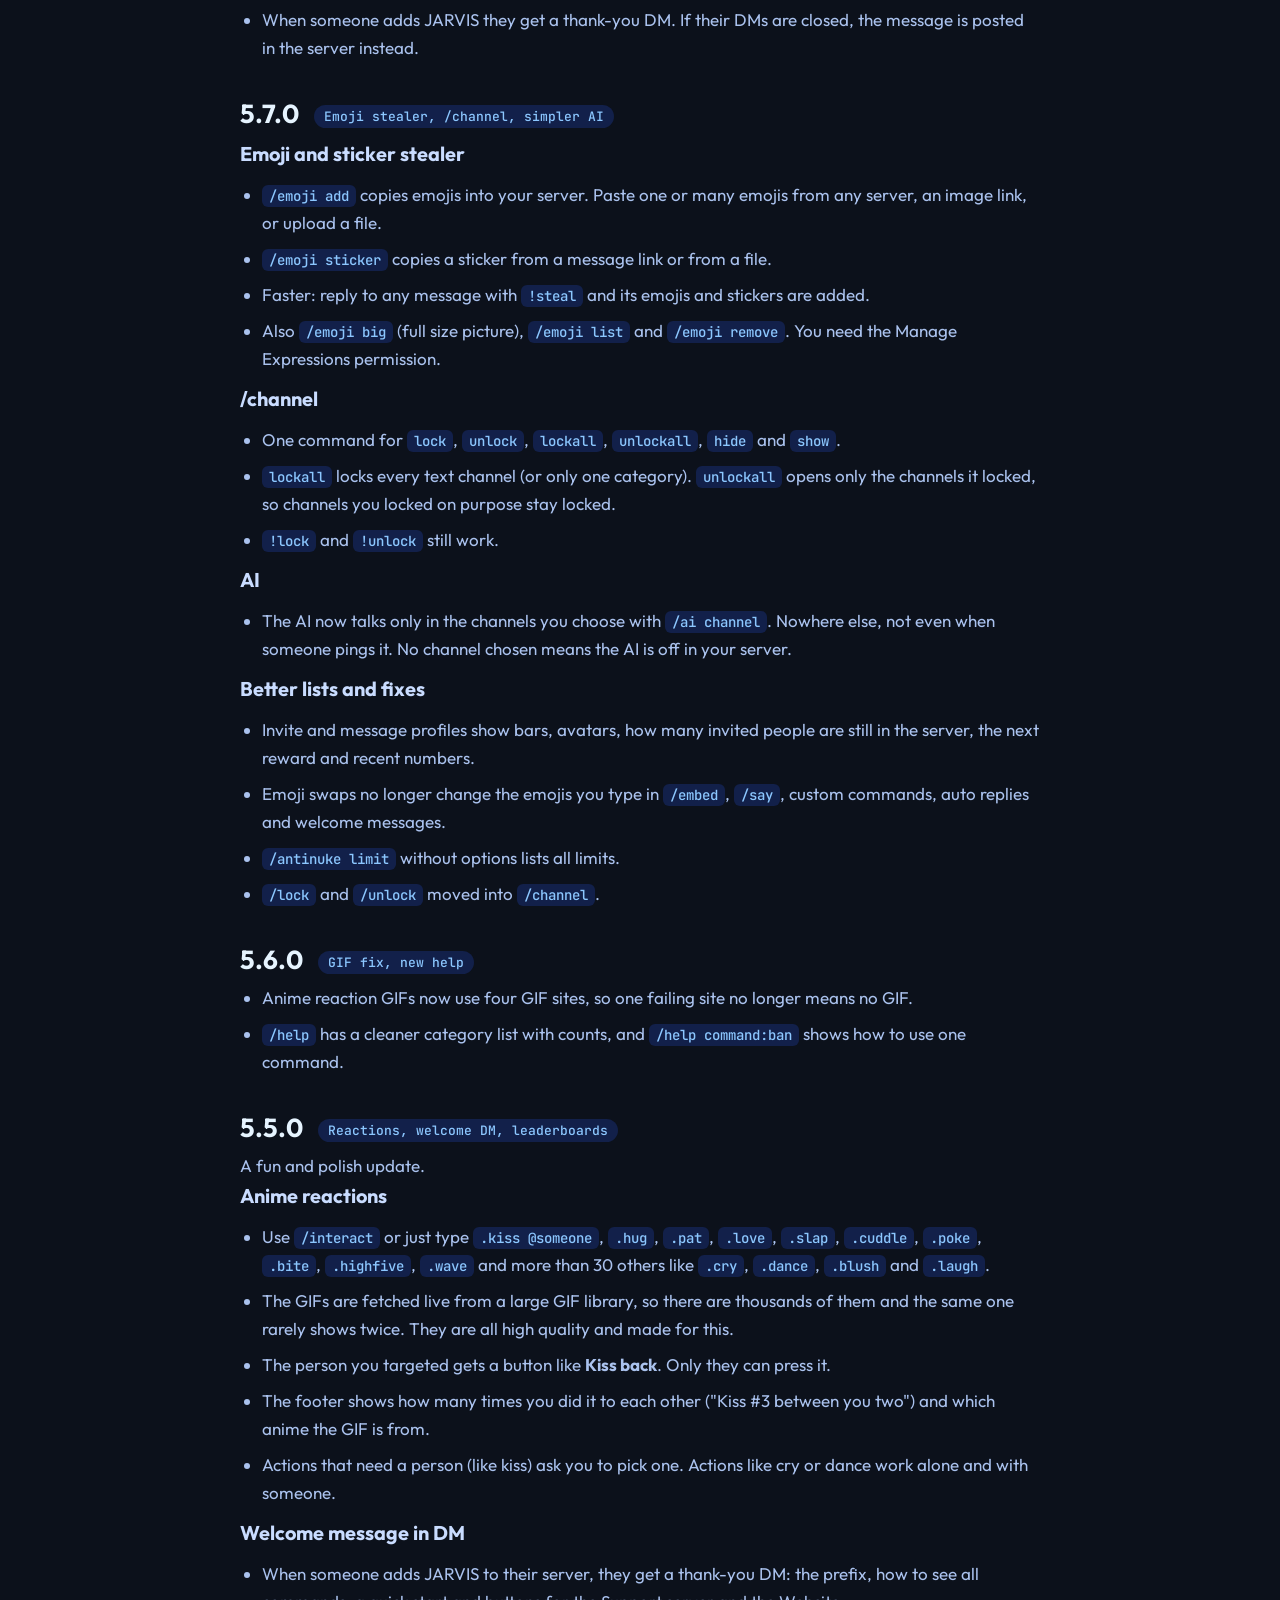
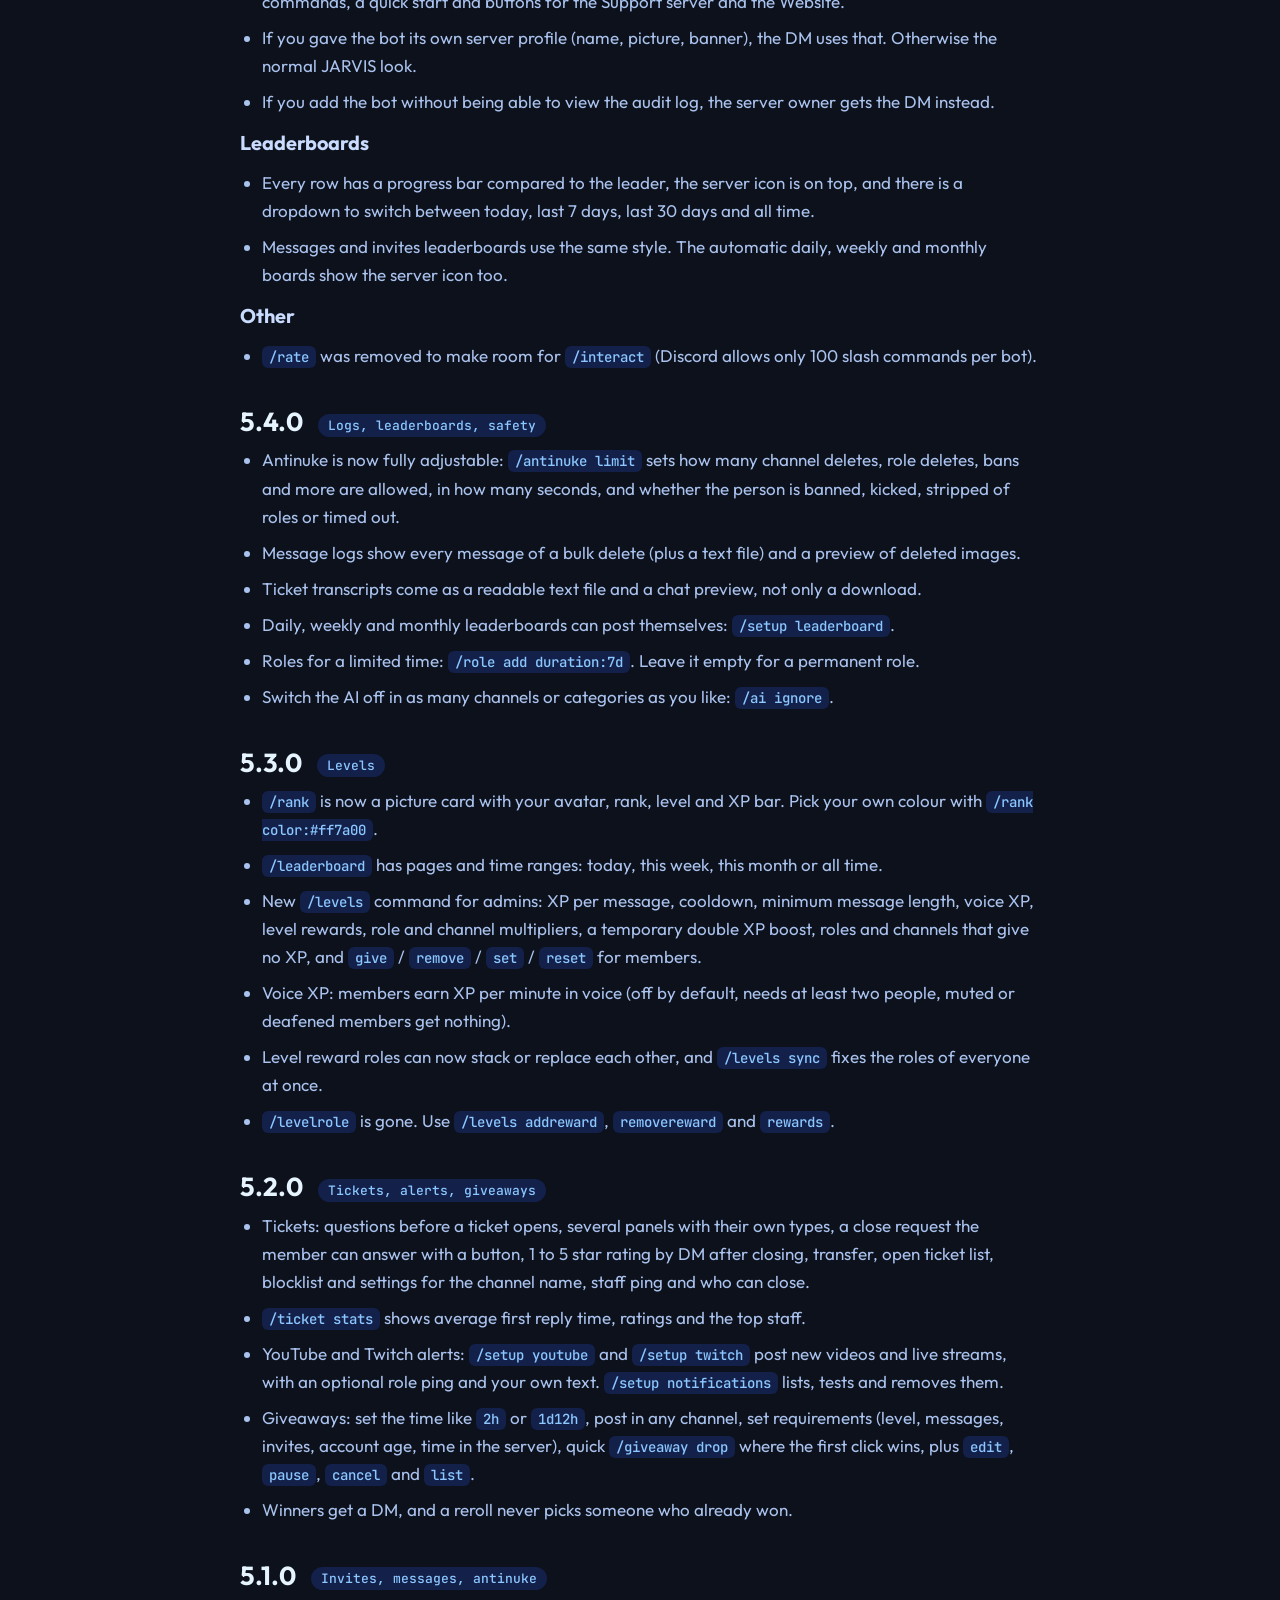
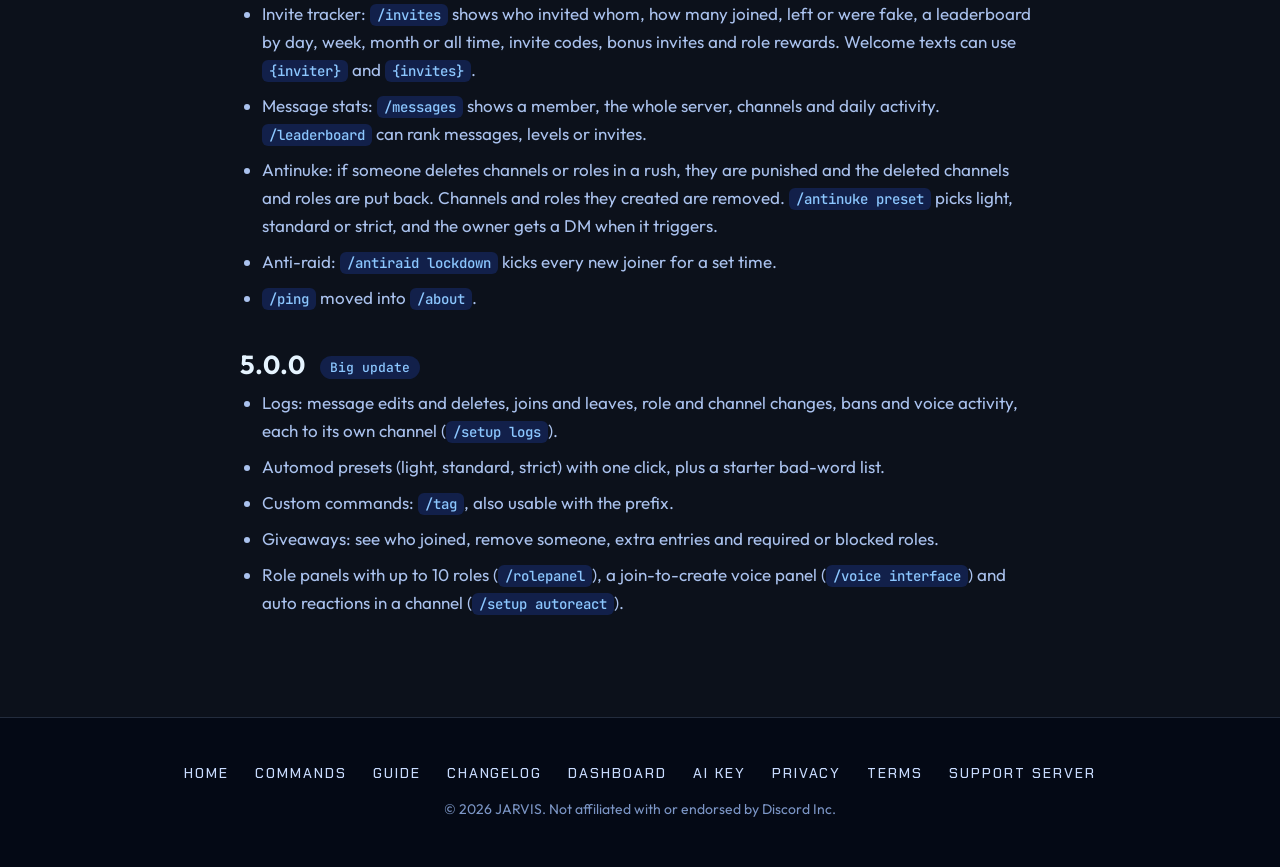
<file: changelog.html>
<!doctype html>
<html lang="en">
<head>
<meta charset="utf-8">
<meta name="viewport" content="width=device-width, initial-scale=1">
<title>Changelog | JARVIS</title>
<meta name="description" content="What is new in JARVIS: every update, newest first.">
<meta name="theme-color" content="#030814">
<meta property="og:title" content="Changelog | JARVIS"><meta property="og:description" content="What is new in JARVIS: every update, newest first."><meta property="og:image" content="https://about-jarvis.kdns.fr/assets/og.jpg"><meta property="og:image:width" content="1200"><meta property="og:image:height" content="630"><meta property="og:image:alt" content="JARVIS, the all-in-one Discord bot"><meta property="og:site_name" content="JARVIS"><meta property="og:url" content="https://about-jarvis.kdns.fr/changelog.html"><meta name="twitter:image" content="https://about-jarvis.kdns.fr/assets/og.jpg"><meta property="og:type" content="website">
<meta name="twitter:card" content="summary_large_image">
<link rel="icon" href="assets/favicon.png"><link rel="apple-touch-icon" href="assets/apple-touch-icon.png">
<link rel="preconnect" href="https://fonts.googleapis.com"><link rel="preconnect" href="https://fonts.gstatic.com" crossorigin>
<link href="https://fonts.googleapis.com/css2?family=Chakra+Petch:wght@500;600;700&family=Outfit:wght@300..600&family=JetBrains+Mono:wght@400;500&display=swap" rel="stylesheet">
<link rel="canonical" href="https://about-jarvis.kdns.fr/changelog.html">
<link rel="stylesheet" href="style.css">
</head>
<body>
<div id="site-header"></div>
<main class="wrap doc">
<h1>Changelog</h1>
<p>What changed in JARVIS, newest first. If something here does not work for you, tell us in the support server.</p>
<h2 id="v5.10.0">5.10.0 <span class="tag">Dashboard API</span></h2>
<ul>
<li><b>Transcript link fixed:</b> the link in the DM and in the log now stays valid even if someone presses the Transcript button again (before, a new press made the old link expire).</li>
<li><b>AI limits for your own key:</b> servers that add their own AI key can set how often people may ask, answers per minute and per day, and the longest reply (<code>/ai limits</code> or the dashboard).</li>
<li><b>Tickets:</b> every ticket type counts on its own, so Support and Promotion both start at 0001 (channel names like <code>promotion-0001</code>, <code>support-0001</code>).</li>
<li><b>Transcripts</b> are now stored safely with the rest of your data, so the Open transcript link keeps working after the bot restarts or updates.</li>
<li><b>AI chat:</b> with no channel set it answers when you ping it, in any channel. Pick channels to let it chat freely there. <code>/ai channel only:True</code> keeps it silent everywhere else.</li>
<li><b>Web dashboard:</b> change most settings with clicks. Log in with Discord, pick your server. There is a demo that needs no login.</li>
<li>New premium look for the level-up card, with a glowing avatar and a level badge. A long name no longer covers the level.</li>
<li><b>Horror memes:</b> <code>/random type:Meme subreddit:Horror mix</code> (or r/horrormemes, r/creepy, r/LiminalSpace).</li>
<li><code>/role action:time</code> shows how long a timed role has left, and <code>/role action:list</code> shows all timed roles in the server.</li>
<li><code>/setup serverstats</code> makes live counter channels (members, bots, boosts) from a command, not only the dashboard.</li>
<li>Fixed an error when a deleted message had no known author (it broke <code>/snipe</code>).</li>
<li>Upload welcome, goodbye, ticket and level-card pictures from the dashboard (file or link).</li>
<li>The Open transcript button now stays in the DM after you rate a ticket.</li>
<li>Antinuke: 100 trusted people, and a check that tells you what is missing so it really works.</li>
<li>New look for the invites and messages cards.</li>
<li><b>Warnings:</b> automatic timeout, kick or ban after a number of warnings, set from the dashboard.</li>
<li><b>Scam link rule</b> in automod: fake Nitro, fake Steam and look-alike Discord links.</li>
<li><b>Server stats channels</b> (members, people, bots, online, boosts) created and updated by the bot.</li>
<li>Leaderboards for levels, messages and invites share one cleaner look with a podium.</li>
<li>Ticket numbers (open, closed, first reply time, rating, top staff) on the dashboard.</li>
<li>The dashboard can change most settings: welcome and goodbye, logs, levels with reward roles, automod with banned words, auto replies, AI chat and feature channels, plus an AI help button.</li>
<li>Tickets are fully controlled from it (staff roles, ticket types, panel text, limits, posting the panel). Antinuke and anti-raid too, with presets and a lockdown button.</li>
<li>The saved welcome or goodbye banner can now be removed from the dashboard.</li>
<li>Closed tickets can show an Open transcript button that opens the chat in your browser, with nothing to download.</li>
<li>New dashboard pages: birthdays, verification, invite rewards, shop, sticky messages and more log settings.</li>
<li>The AI no longer mentions the support server or invite link unless you ask for them.</li>
<li><b>Dashboard:</b> new pages Giveaways, Role panels and Timed roles.</li>
<li><b>Cards:</b> new premium rank card and a welcome picture card with the member's picture and name.</li>
<li><b>Join message:</b> 3 first steps and an Open Dashboard button when the bot is added.</li>
<li><b>Safety:</b> rate limits and protection against request floods.</li>
<li><b>Server templates:</b> <code>/setup template</code> builds a whole server in one go: roles, channels, role panels, rules, ticket desk, logs and settings. 16 templates, preview first, log channels included. Optional replace mode for owners.</li>
</ul>
<h2 id="v5.9.0">5.9.0 <span class="tag">AI safety, more GIFs, simpler tickets</span></h2>
<h3>AI safety</h3>
<ul>
<li>The AI no longer shows its instructions, keys or tokens. Tricks like "debug mode" or "ignore previous rules" get a short refusal.</li>
<li>Every reply is checked for leaks before it is sent, also when it is hidden in base64, hex or reversed text. User names are cleaned so nobody can fake a message.</li>
<li><code>/ai persona</code> and <code>/ai teach</code> refuse encoded or "decode this" tricks.</li>
<li>The AI now looks up the real commands that match a question, so it gives the exact syntax.</li>
</ul>
<h3>Fun</h3>
<ul>
<li>Memes come from ten subreddits with a seen list and a "Random mix" option, so they repeat much less.</li>
<li>20 new <code>/interact</code> actions, 61 in total.</li>
</ul>
<h3>Tickets</h3>
<ul>
<li><code>/ticket setup remove_images:true</code> removes the panel and ticket pictures.</li>
<li>Advanced subcommands are marked "Advanced:" so the basics are easy to find.</li>
</ul>
<h2 id="v5.8.0">5.8.0 <span class="tag">Wizard, backups, sticky, memes</span></h2>
<h3>Easier setup</h3>
<ul>
<li><code>/setup wizard</code> is a guided setup in five steps: welcome channel, logs, member role, protection (automod and antinuke), levels and backup. Only menus and buttons, nothing to type.</li>
<li><code>/setup panel</code> shows even more (prefix, backup, sticky messages) and has buttons for the guided setup, the prefix and a backup.</li>
</ul>
<h3>Server backup</h3>
<ul>
<li><code>/setup backup</code> saves your roles, categories and channels with their permissions.</li>
<li>Restore adds back only what is missing. Nothing that exists is deleted or changed.</li>
<li>Optional daily auto-backup. The last 5 are kept.</li>
</ul>
<h3>Sticky messages</h3>
<ul>
<li><code>/setup sticky</code> keeps a message at the bottom of a channel, as plain text or in a box with title and colour. Great for rules or "how to ask for help".</li>
</ul>
<h3>Fun</h3>
<ul>
<li><code>/random</code> gives a meme (from seven places), a joke, a fun fact, a cat or a dog, with an "Another one" button. <code>!meme</code> works too. It replaces <code>/joke</code> and <code>/fact</code>.</li>
</ul>
<h3>Emoji stealer, tickets and welcome</h3>
<ul>
<li>Pictures up to 10 MB are now accepted and shrunk to fit Discord's emoji and sticker limits.</li>
<li>The ticket form can be edited: <code>/ticket questions</code> without a type changes it for everyone, and <code>q1:off</code> opens tickets without any form.</li>
<li>When someone adds JARVIS they get a thank-you DM. If their DMs are closed, the message is posted in the server instead.</li>
</ul>
<h2 id="v5.7.0">5.7.0 <span class="tag">Emoji stealer, /channel, simpler AI</span></h2>
<h3>Emoji and sticker stealer</h3>
<ul>
<li><code>/emoji add</code> copies emojis into your server. Paste one or many emojis from any server, an image link, or upload a file.</li>
<li><code>/emoji sticker</code> copies a sticker from a message link or from a file.</li>
<li>Faster: reply to any message with <code>!steal</code> and its emojis and stickers are added.</li>
<li>Also <code>/emoji big</code> (full size picture), <code>/emoji list</code> and <code>/emoji remove</code>. You need the Manage Expressions permission.</li>
</ul>
<h3>/channel</h3>
<ul>
<li>One command for <code>lock</code>, <code>unlock</code>, <code>lockall</code>, <code>unlockall</code>, <code>hide</code> and <code>show</code>.</li>
<li><code>lockall</code> locks every text channel (or only one category). <code>unlockall</code> opens only the channels it locked, so channels you locked on purpose stay locked.</li>
<li><code>!lock</code> and <code>!unlock</code> still work.</li>
</ul>
<h3>AI</h3>
<ul>
<li>The AI now talks only in the channels you choose with <code>/ai channel</code>. Nowhere else, not even when someone pings it. No channel chosen means the AI is off in your server.</li>
</ul>
<h3>Better lists and fixes</h3>
<ul>
<li>Invite and message profiles show bars, avatars, how many invited people are still in the server, the next reward and recent numbers.</li>
<li>Emoji swaps no longer change the emojis you type in <code>/embed</code>, <code>/say</code>, custom commands, auto replies and welcome messages.</li>
<li><code>/antinuke limit</code> without options lists all limits.</li>
<li><code>/lock</code> and <code>/unlock</code> moved into <code>/channel</code>.</li>
</ul>
<h2 id="v5.6.0">5.6.0 <span class="tag">GIF fix, new help</span></h2>
<ul>
<li>Anime reaction GIFs now use four GIF sites, so one failing site no longer means no GIF.</li>
<li><code>/help</code> has a cleaner category list with counts, and <code>/help command:ban</code> shows how to use one command.</li>
</ul>
<h2 id="v5.5.0">5.5.0 <span class="tag">Reactions, welcome DM, leaderboards</span></h2>
<p>A fun and polish update.</p>
<h3>Anime reactions</h3>
<ul>
<li>Use <code>/interact</code> or just type <code>.kiss @someone</code>, <code>.hug</code>, <code>.pat</code>, <code>.love</code>, <code>.slap</code>, <code>.cuddle</code>, <code>.poke</code>, <code>.bite</code>, <code>.highfive</code>, <code>.wave</code> and more than 30 others like <code>.cry</code>, <code>.dance</code>, <code>.blush</code> and <code>.laugh</code>.</li>
<li>The GIFs are fetched live from a large GIF library, so there are thousands of them and the same one rarely shows twice. They are all high quality and made for this.</li>
<li>The person you targeted gets a button like <b>Kiss back</b>. Only they can press it.</li>
<li>The footer shows how many times you did it to each other ("Kiss #3 between you two") and which anime the GIF is from.</li>
<li>Actions that need a person (like kiss) ask you to pick one. Actions like cry or dance work alone and with someone.</li>
</ul>
<h3>Welcome message in DM</h3>
<ul>
<li>When someone adds JARVIS to their server, they get a thank-you DM: the prefix, how to see all commands, a quick start and buttons for the Support server and the Website.</li>
<li>If you gave the bot its own server profile (name, picture, banner), the DM uses that. Otherwise the normal JARVIS look.</li>
<li>If you add the bot without being able to view the audit log, the server owner gets the DM instead.</li>
</ul>
<h3>Leaderboards</h3>
<ul>
<li>Every row has a progress bar compared to the leader, the server icon is on top, and there is a dropdown to switch between today, last 7 days, last 30 days and all time.</li>
<li>Messages and invites leaderboards use the same style. The automatic daily, weekly and monthly boards show the server icon too.</li>
</ul>
<h3>Other</h3>
<ul>
<li><code>/rate</code> was removed to make room for <code>/interact</code> (Discord allows only 100 slash commands per bot).</li>
</ul>
<h2 id="v5.4.0">5.4.0 <span class="tag">Logs, leaderboards, safety</span></h2>
<ul>
<li>Antinuke is now fully adjustable: <code>/antinuke limit</code> sets how many channel deletes, role deletes, bans and more are allowed, in how many seconds, and whether the person is banned, kicked, stripped of roles or timed out.</li>
<li>Message logs show every message of a bulk delete (plus a text file) and a preview of deleted images.</li>
<li>Ticket transcripts come as a readable text file and a chat preview, not only a download.</li>
<li>Daily, weekly and monthly leaderboards can post themselves: <code>/setup leaderboard</code>.</li>
<li>Roles for a limited time: <code>/role add duration:7d</code>. Leave it empty for a permanent role.</li>
<li>Switch the AI off in as many channels or categories as you like: <code>/ai ignore</code>.</li>
</ul>
<h2 id="v5.3.0">5.3.0 <span class="tag">Levels</span></h2>
<ul>
<li><code>/rank</code> is now a picture card with your avatar, rank, level and XP bar. Pick your own colour with <code>/rank color:#ff7a00</code>.</li>
<li><code>/leaderboard</code> has pages and time ranges: today, this week, this month or all time.</li>
<li>New <code>/levels</code> command for admins: XP per message, cooldown, minimum message length, voice XP, level rewards, role and channel multipliers, a temporary double XP boost, roles and channels that give no XP, and <code>give</code> / <code>remove</code> / <code>set</code> / <code>reset</code> for members.</li>
<li>Voice XP: members earn XP per minute in voice (off by default, needs at least two people, muted or deafened members get nothing).</li>
<li>Level reward roles can now stack or replace each other, and <code>/levels sync</code> fixes the roles of everyone at once.</li>
<li><code>/levelrole</code> is gone. Use <code>/levels addreward</code>, <code>removereward</code> and <code>rewards</code>.</li>
</ul>
<h2 id="v5.2.0">5.2.0 <span class="tag">Tickets, alerts, giveaways</span></h2>
<ul>
<li>Tickets: questions before a ticket opens, several panels with their own types, a close request the member can answer with a button, 1 to 5 star rating by DM after closing, transfer, open ticket list, blocklist and settings for the channel name, staff ping and who can close.</li>
<li><code>/ticket stats</code> shows average first reply time, ratings and the top staff.</li>
<li>YouTube and Twitch alerts: <code>/setup youtube</code> and <code>/setup twitch</code> post new videos and live streams, with an optional role ping and your own text. <code>/setup notifications</code> lists, tests and removes them.</li>
<li>Giveaways: set the time like <code>2h</code> or <code>1d12h</code>, post in any channel, set requirements (level, messages, invites, account age, time in the server), quick <code>/giveaway drop</code> where the first click wins, plus <code>edit</code>, <code>pause</code>, <code>cancel</code> and <code>list</code>.</li>
<li>Winners get a DM, and a reroll never picks someone who already won.</li>
</ul>
<h2 id="v5.1.0">5.1.0 <span class="tag">Invites, messages, antinuke</span></h2>
<ul>
<li>Invite tracker: <code>/invites</code> shows who invited whom, how many joined, left or were fake, a leaderboard by day, week, month or all time, invite codes, bonus invites and role rewards. Welcome texts can use <code>{inviter}</code> and <code>{invites}</code>.</li>
<li>Message stats: <code>/messages</code> shows a member, the whole server, channels and daily activity. <code>/leaderboard</code> can rank messages, levels or invites.</li>
<li>Antinuke: if someone deletes channels or roles in a rush, they are punished and the deleted channels and roles are put back. Channels and roles they created are removed. <code>/antinuke preset</code> picks light, standard or strict, and the owner gets a DM when it triggers.</li>
<li>Anti-raid: <code>/antiraid lockdown</code> kicks every new joiner for a set time.</li>
<li><code>/ping</code> moved into <code>/about</code>.</li>
</ul>
<h2 id="v5.0.0">5.0.0 <span class="tag">Big update</span></h2>
<ul>
<li>Logs: message edits and deletes, joins and leaves, role and channel changes, bans and voice activity, each to its own channel (<code>/setup logs</code>).</li>
<li>Automod presets (light, standard, strict) with one click, plus a starter bad-word list.</li>
<li>Custom commands: <code>/tag</code>, also usable with the prefix.</li>
<li>Giveaways: see who joined, remove someone, extra entries and required or blocked roles.</li>
<li>Role panels with up to 10 roles (<code>/rolepanel</code>), a join-to-create voice panel (<code>/voice interface</code>) and auto reactions in a channel (<code>/setup autoreact</code>).</li>
</ul>
</main>
</main>
<div id="site-footer"></div>
<script src="config.js"></script><script src="data.js"></script><script src="site.js"></script>
</body></html>
</file>
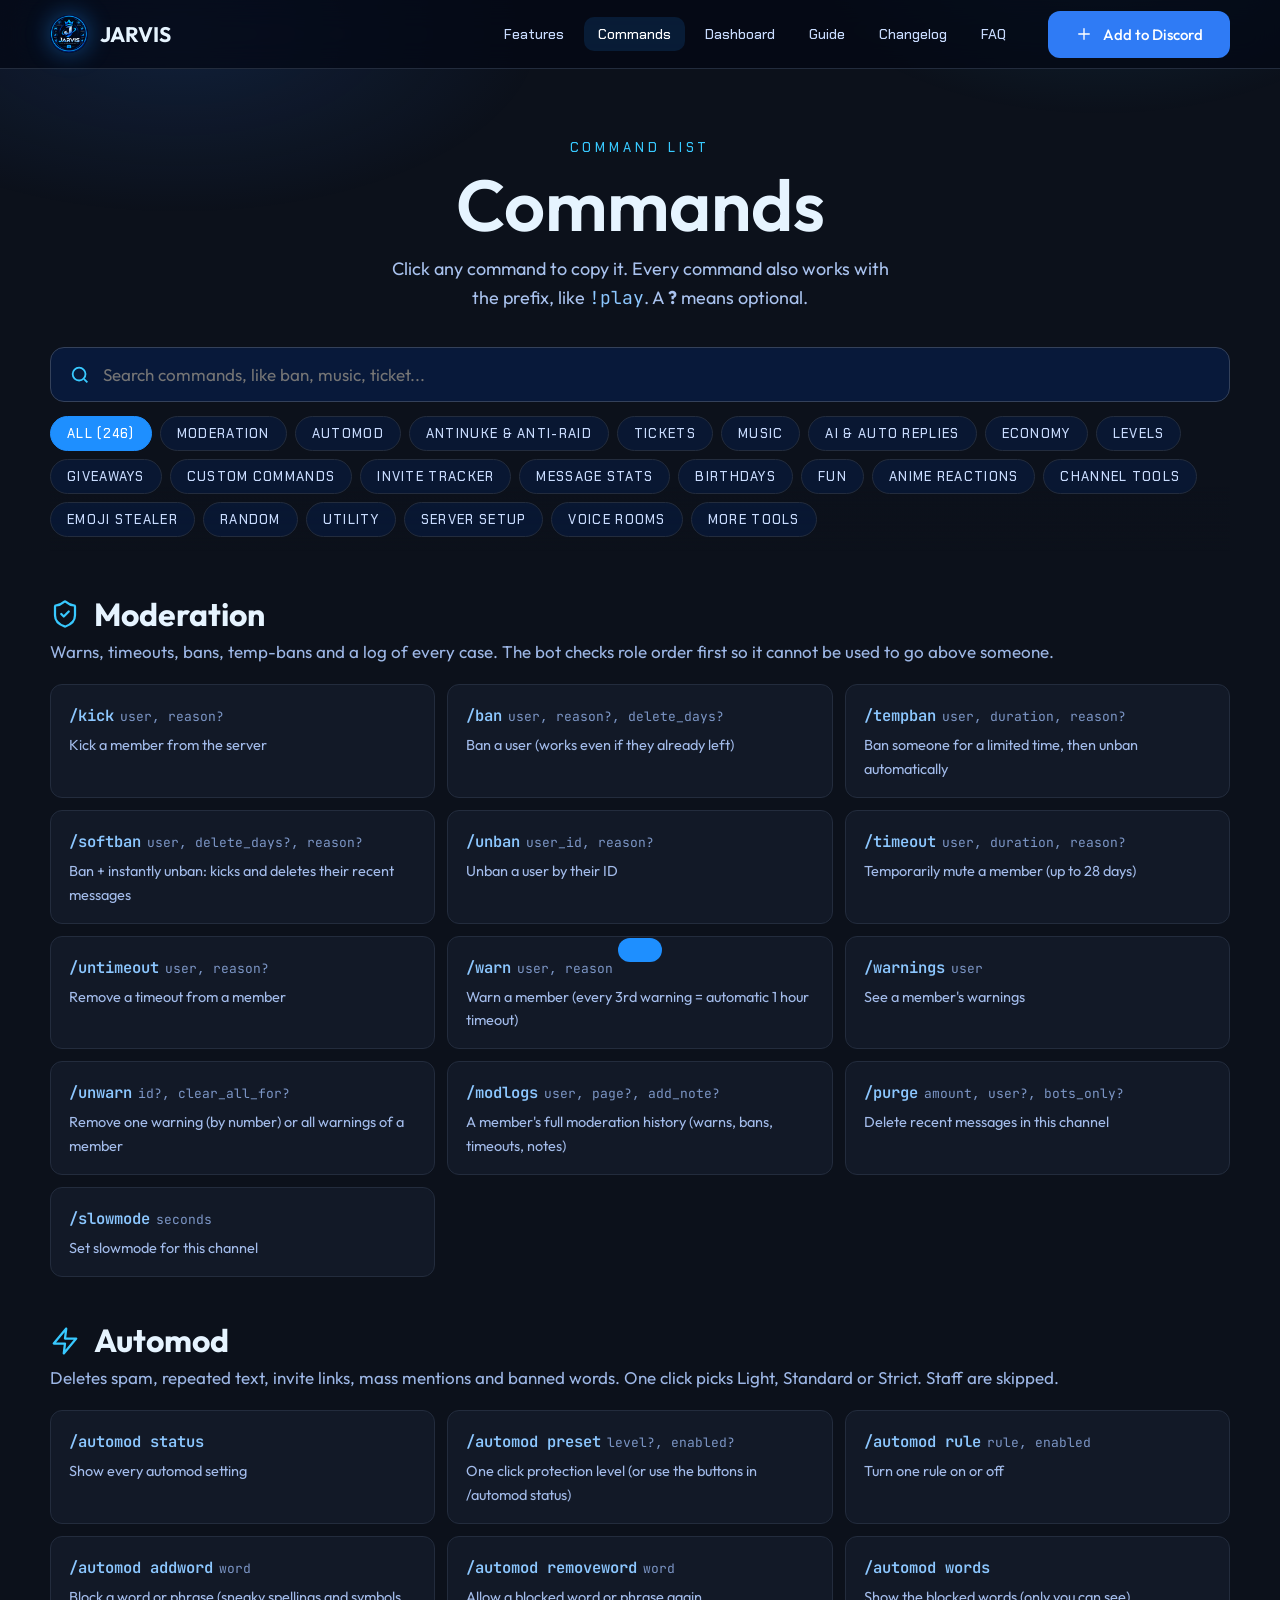
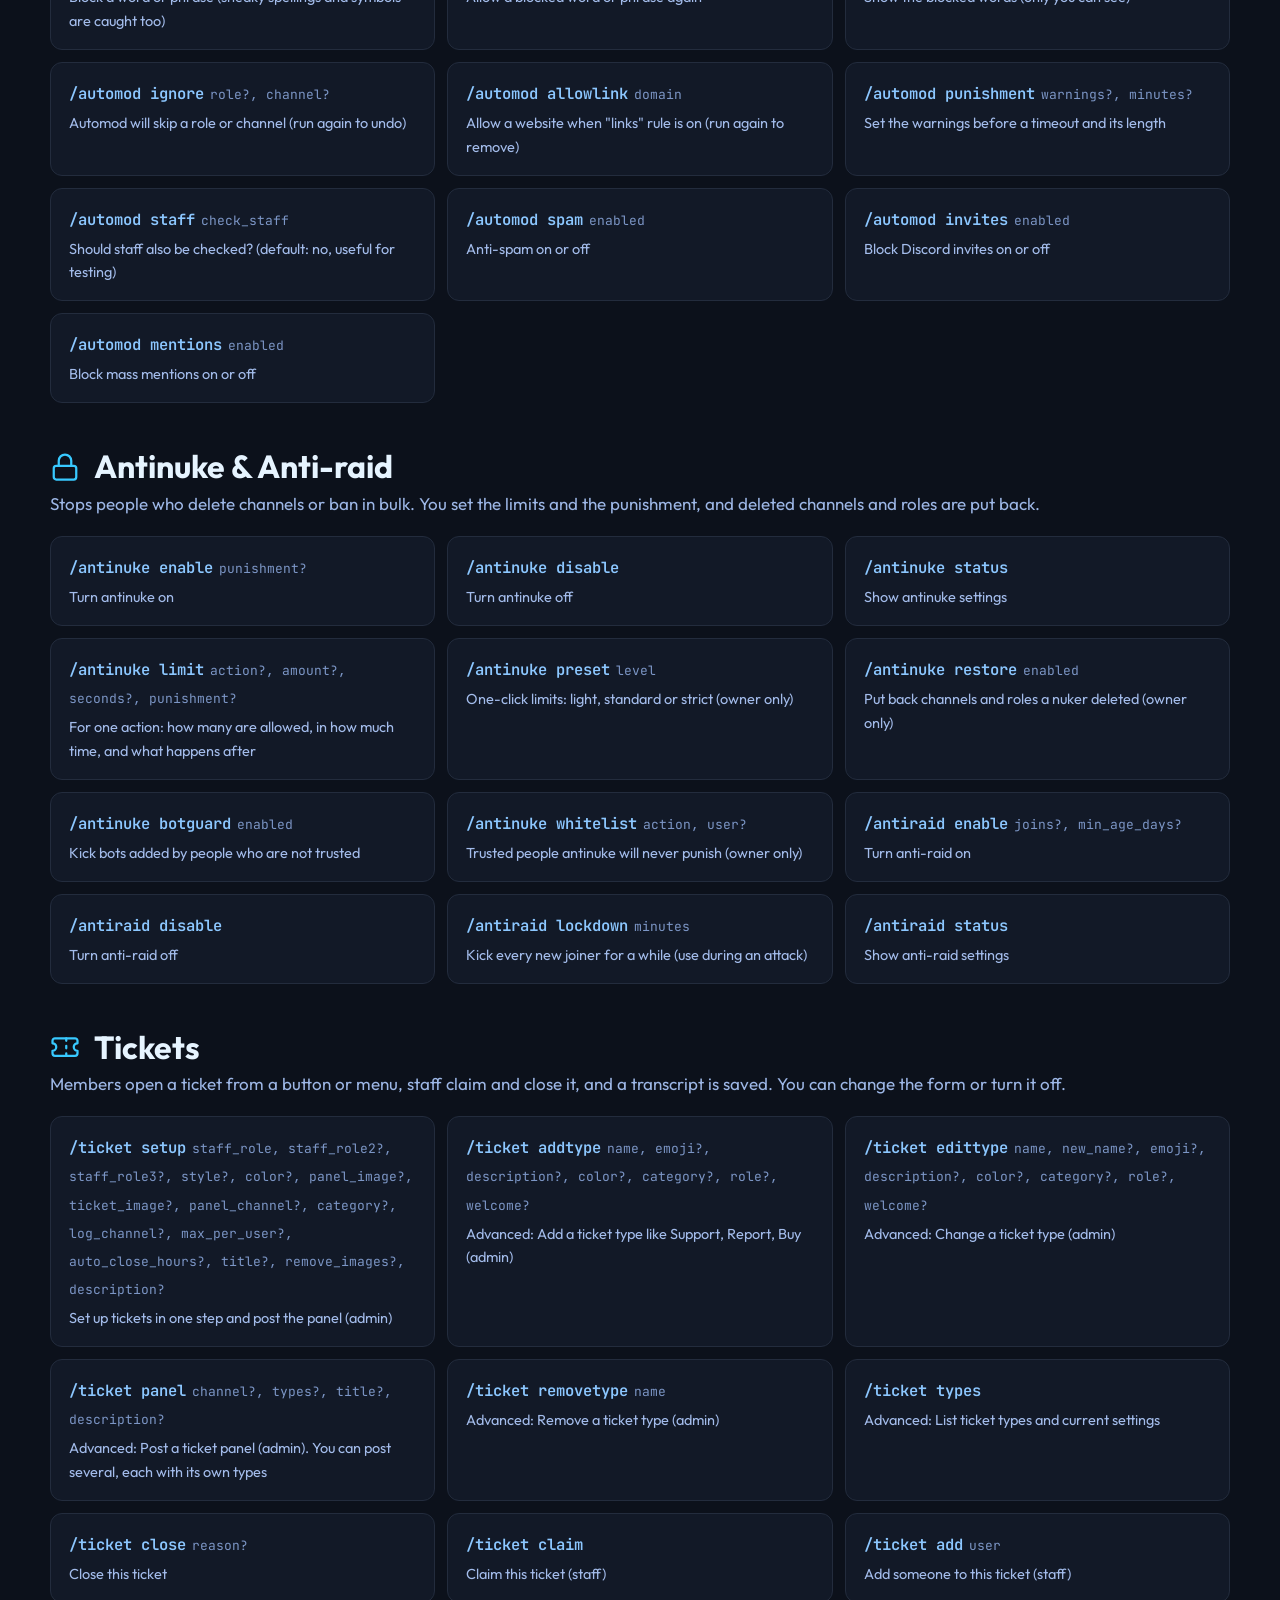
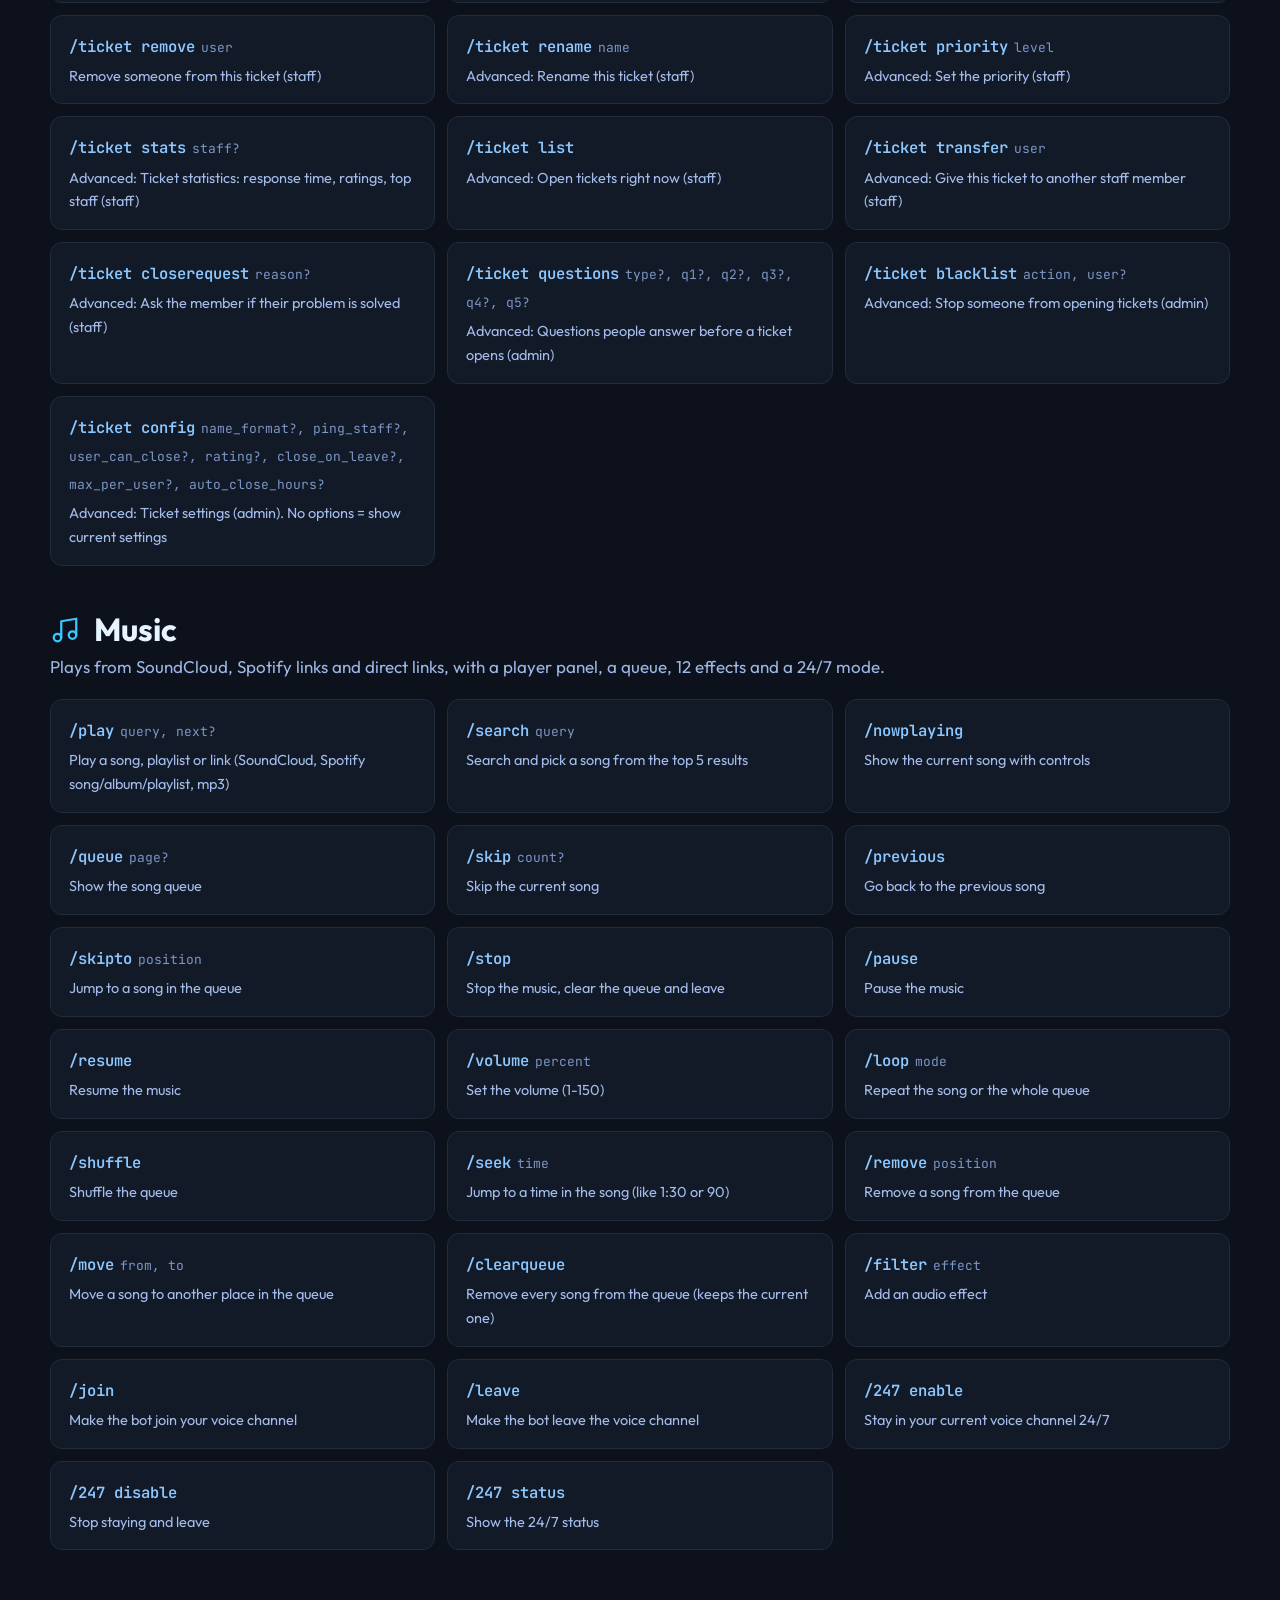
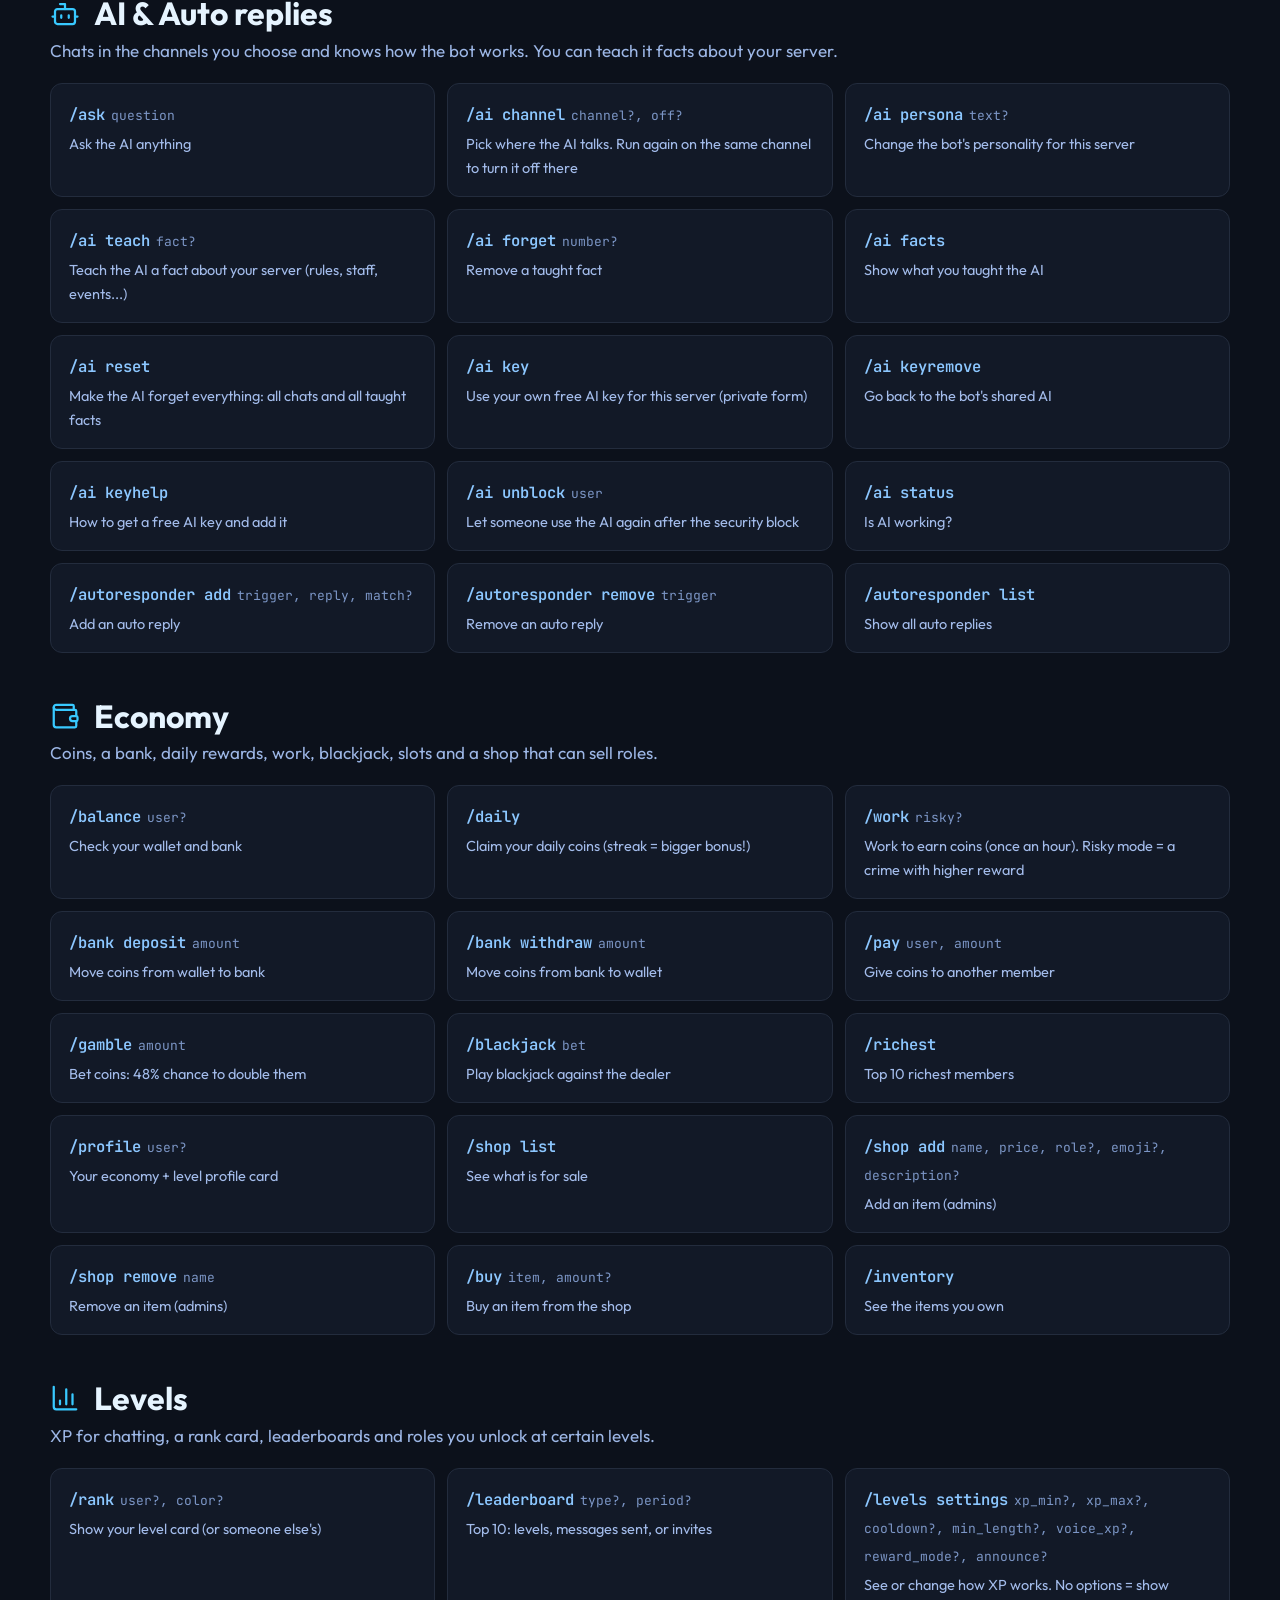
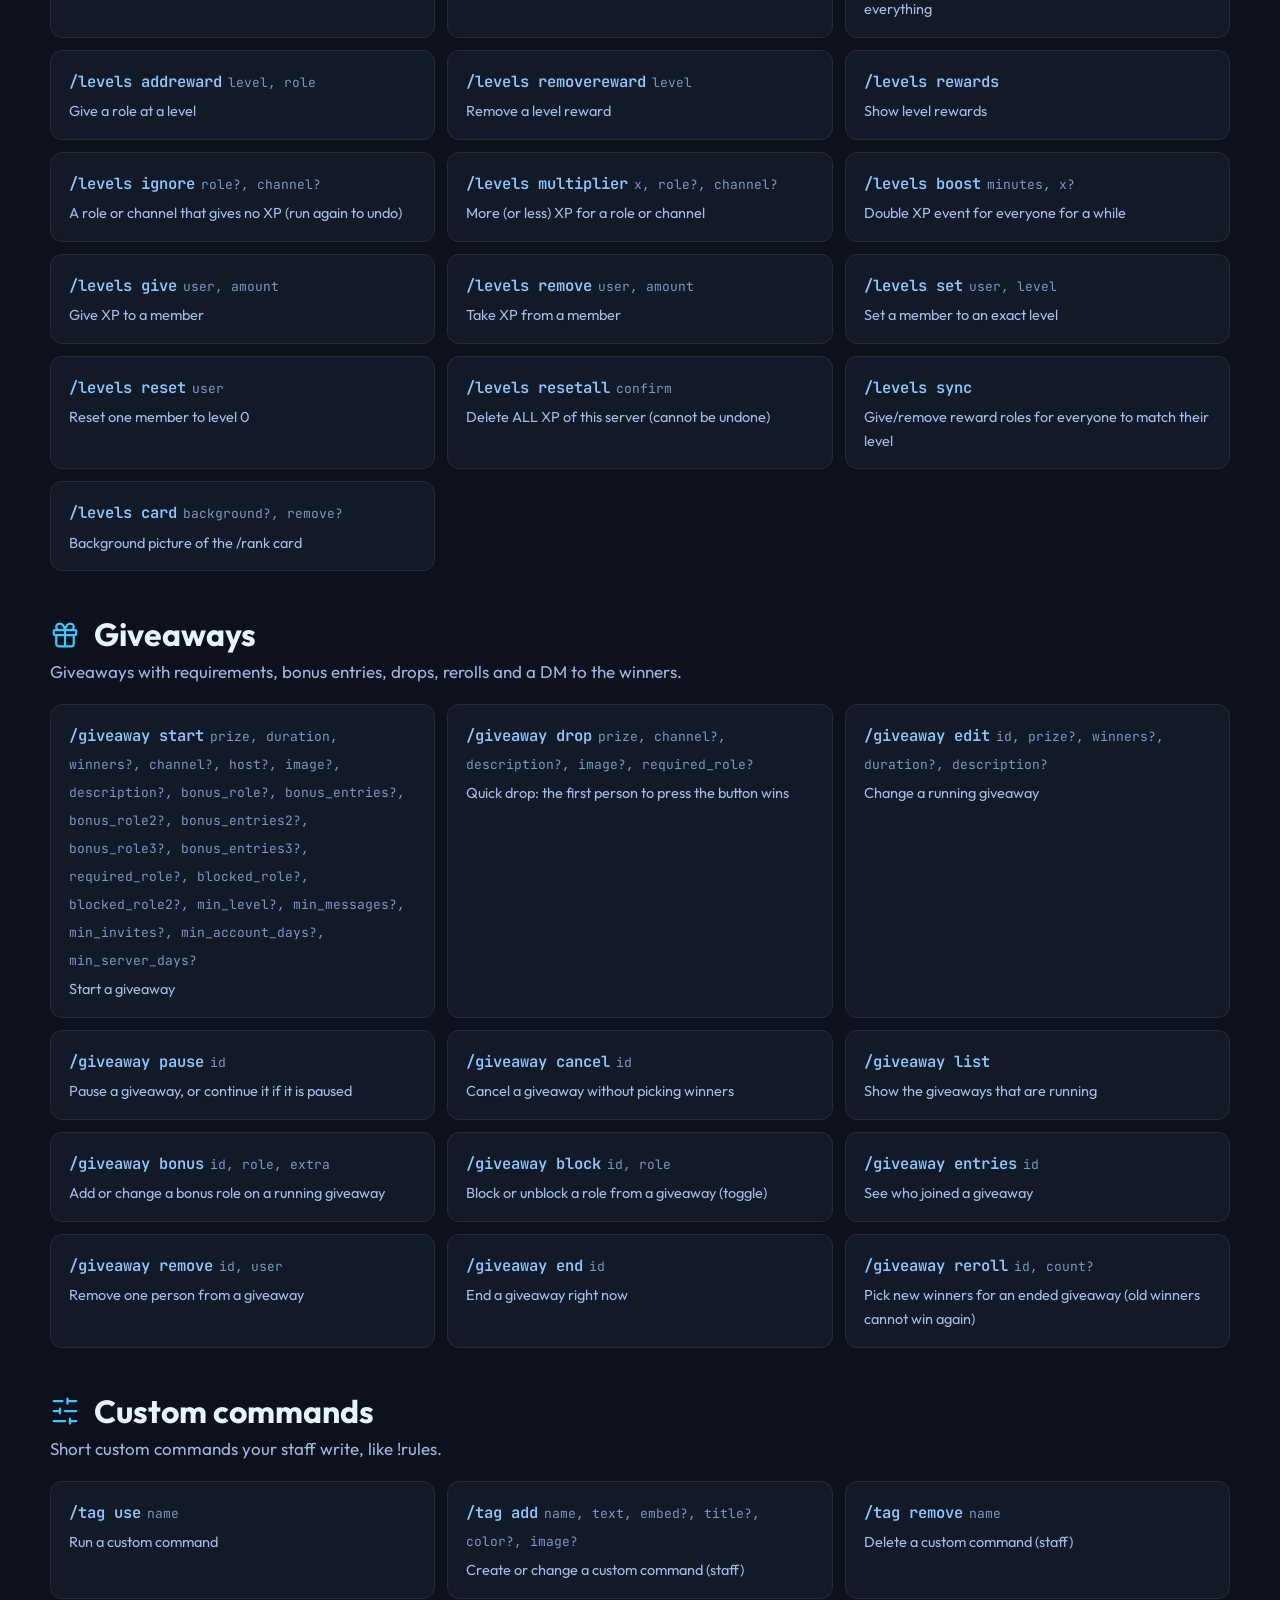
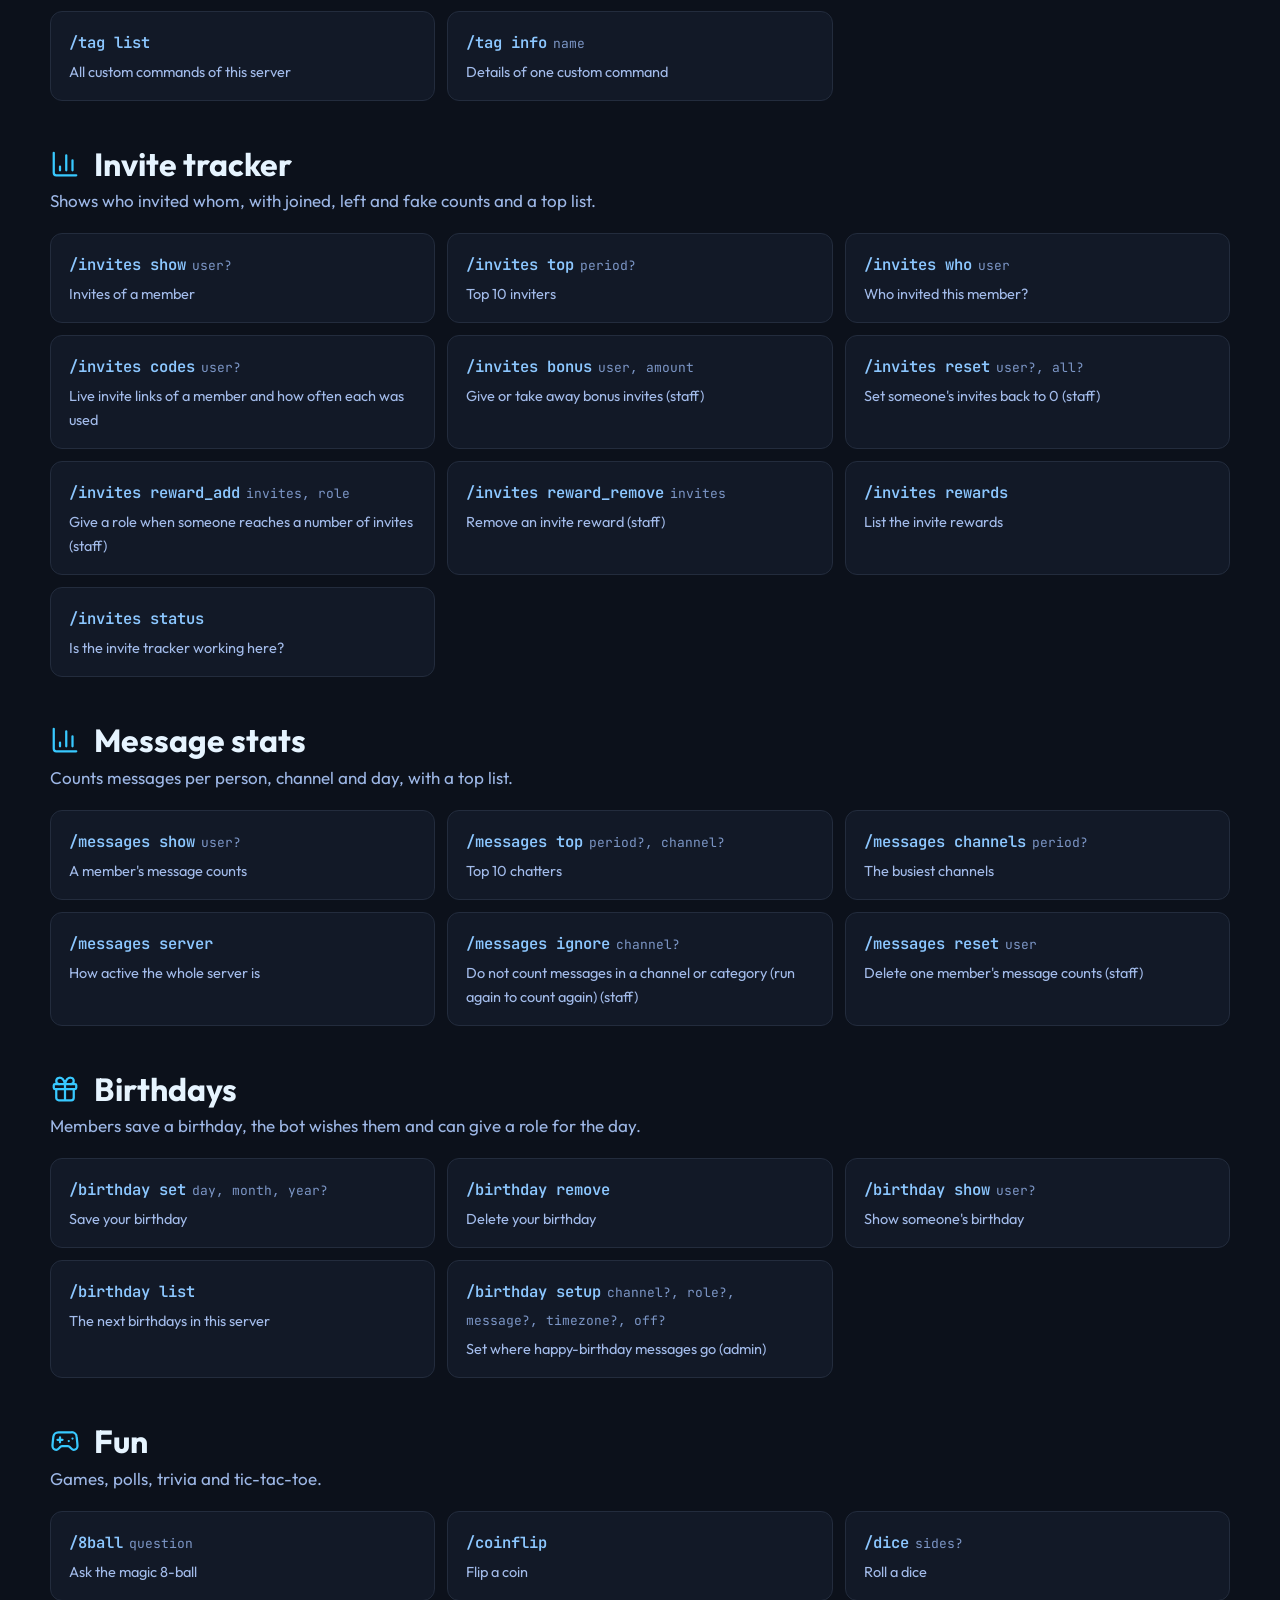
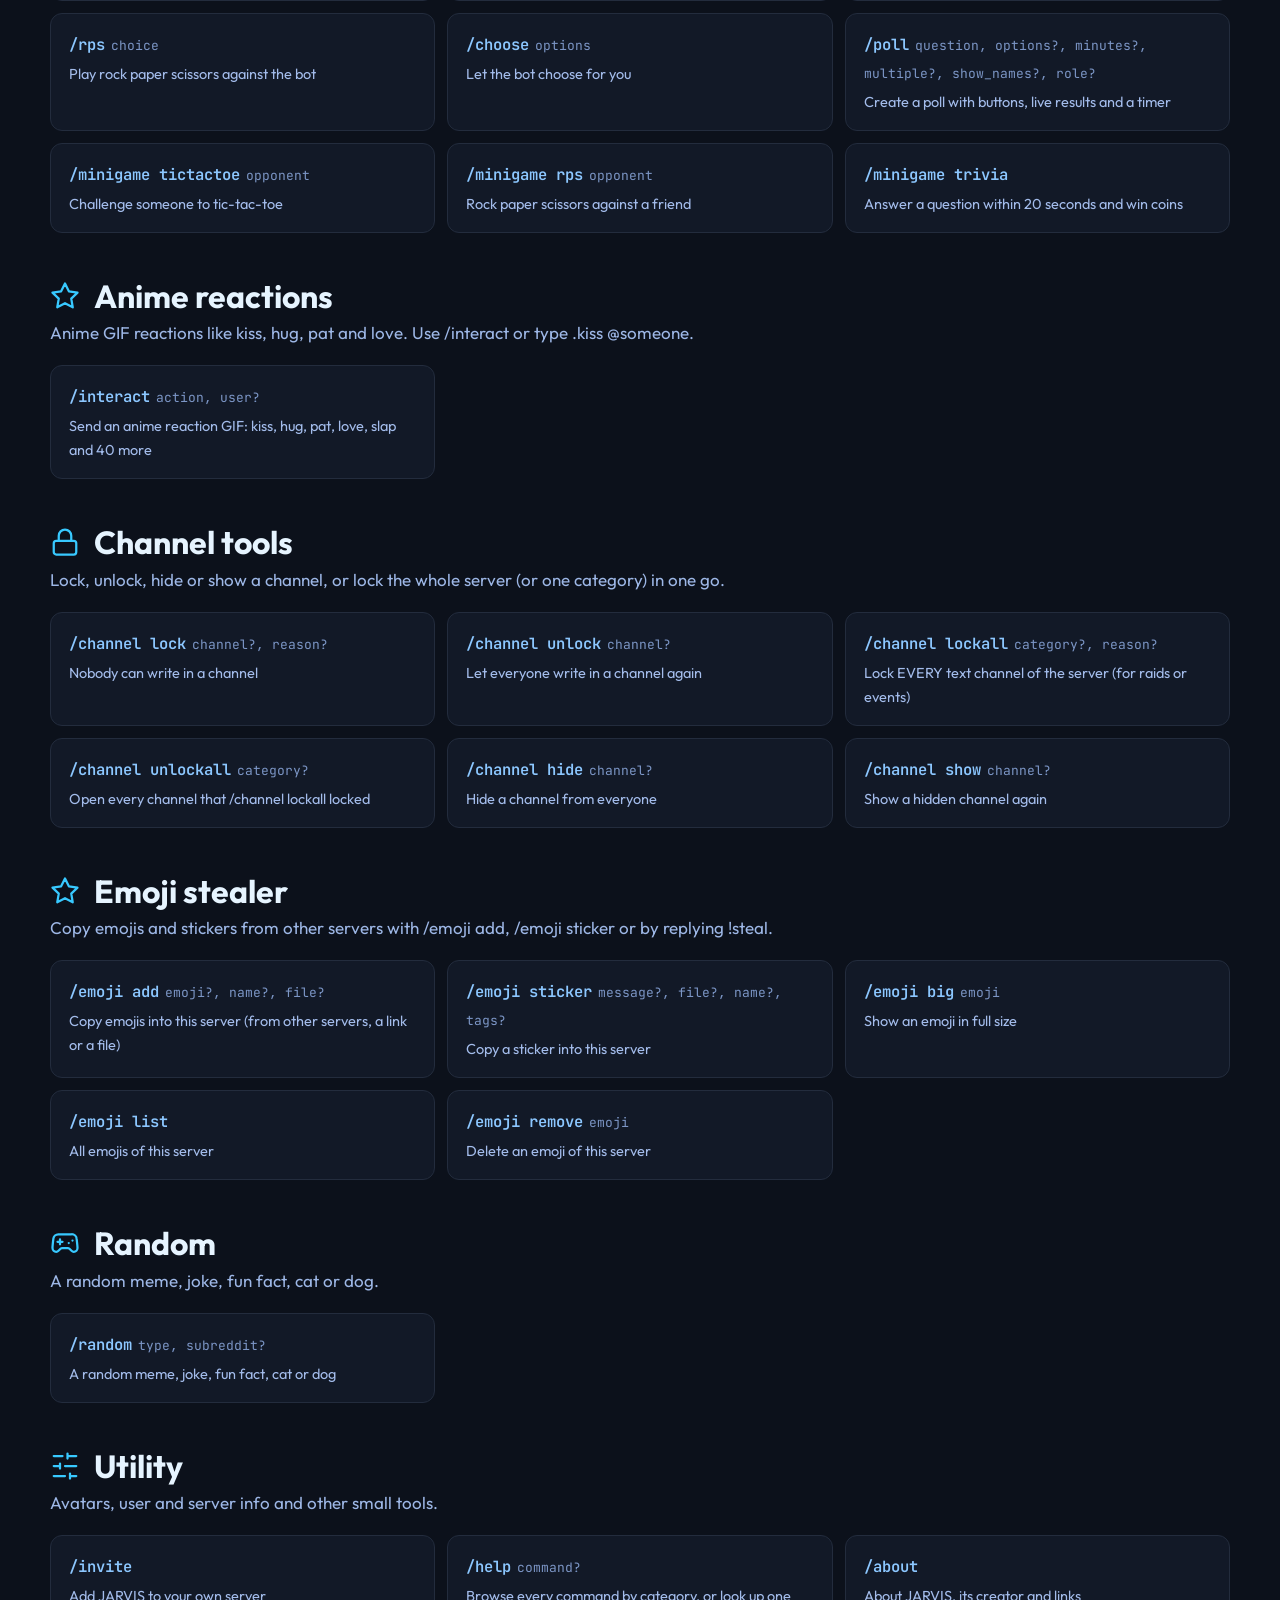
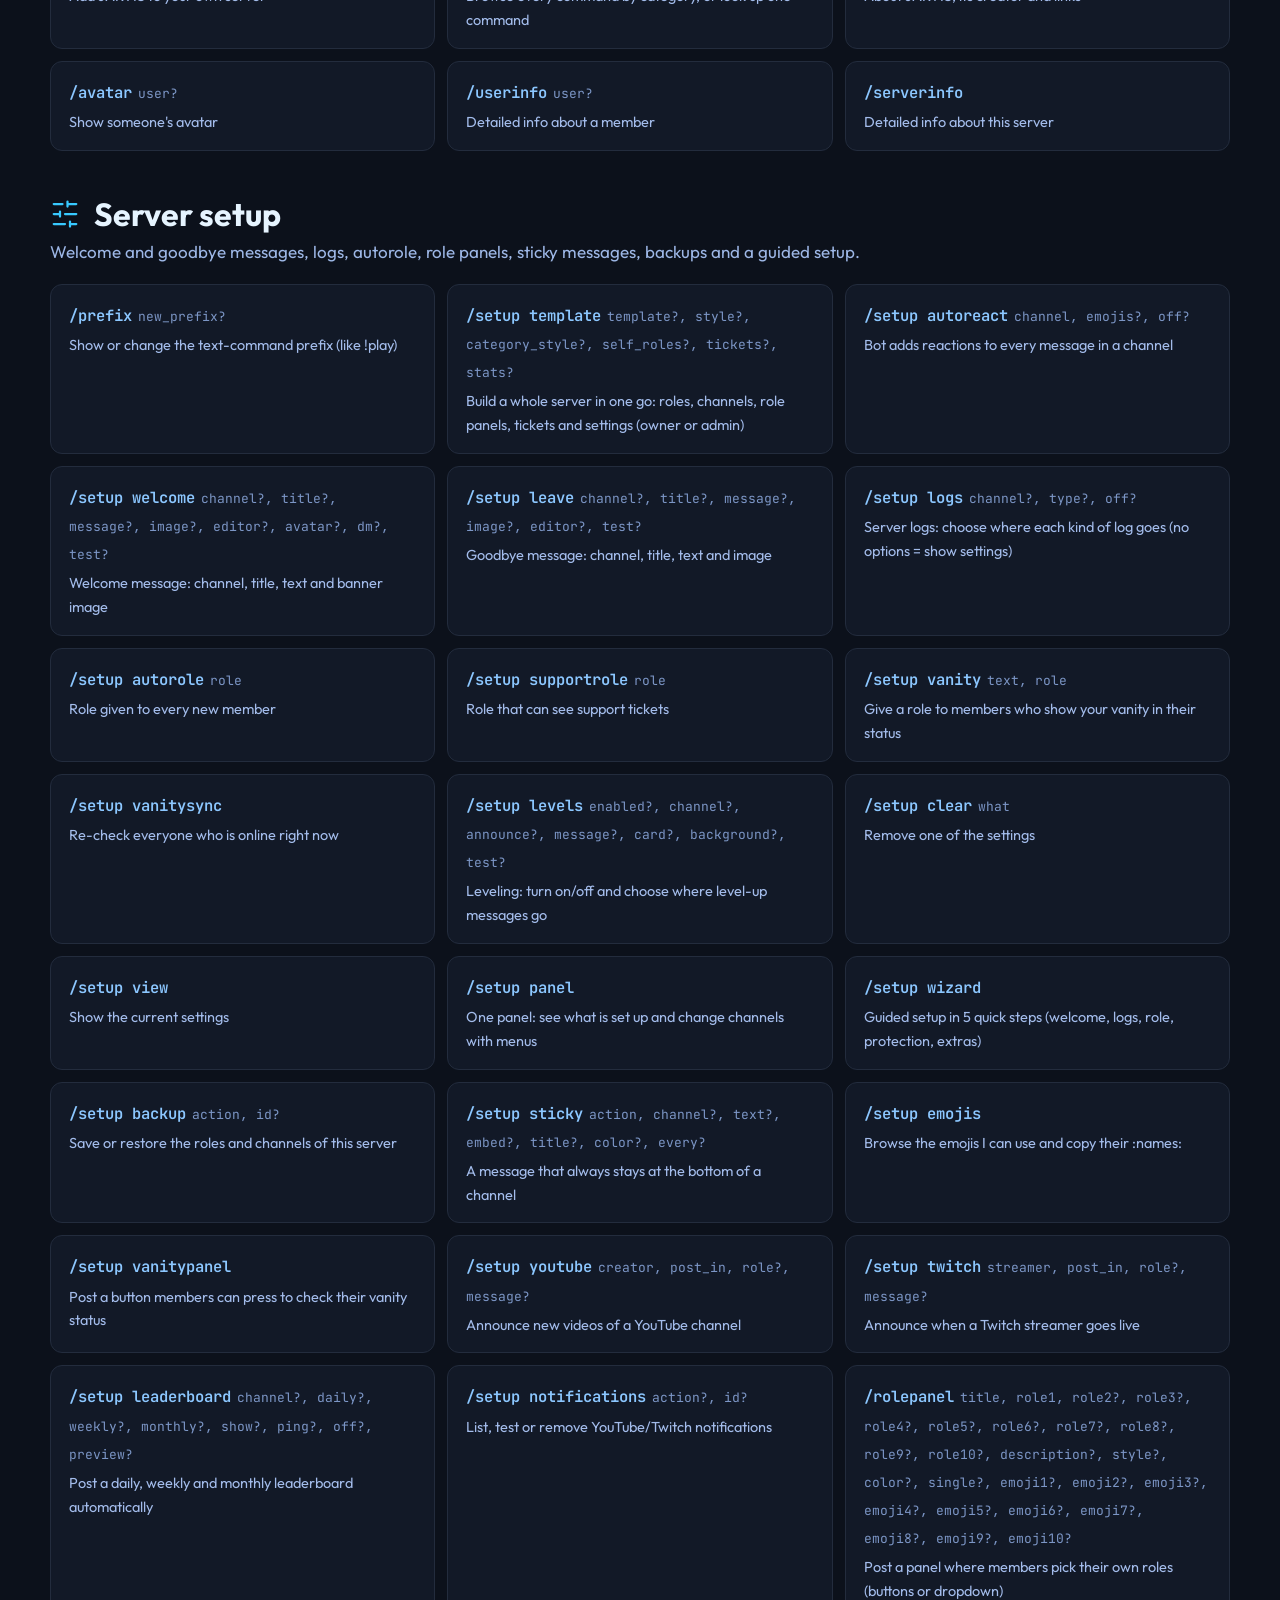
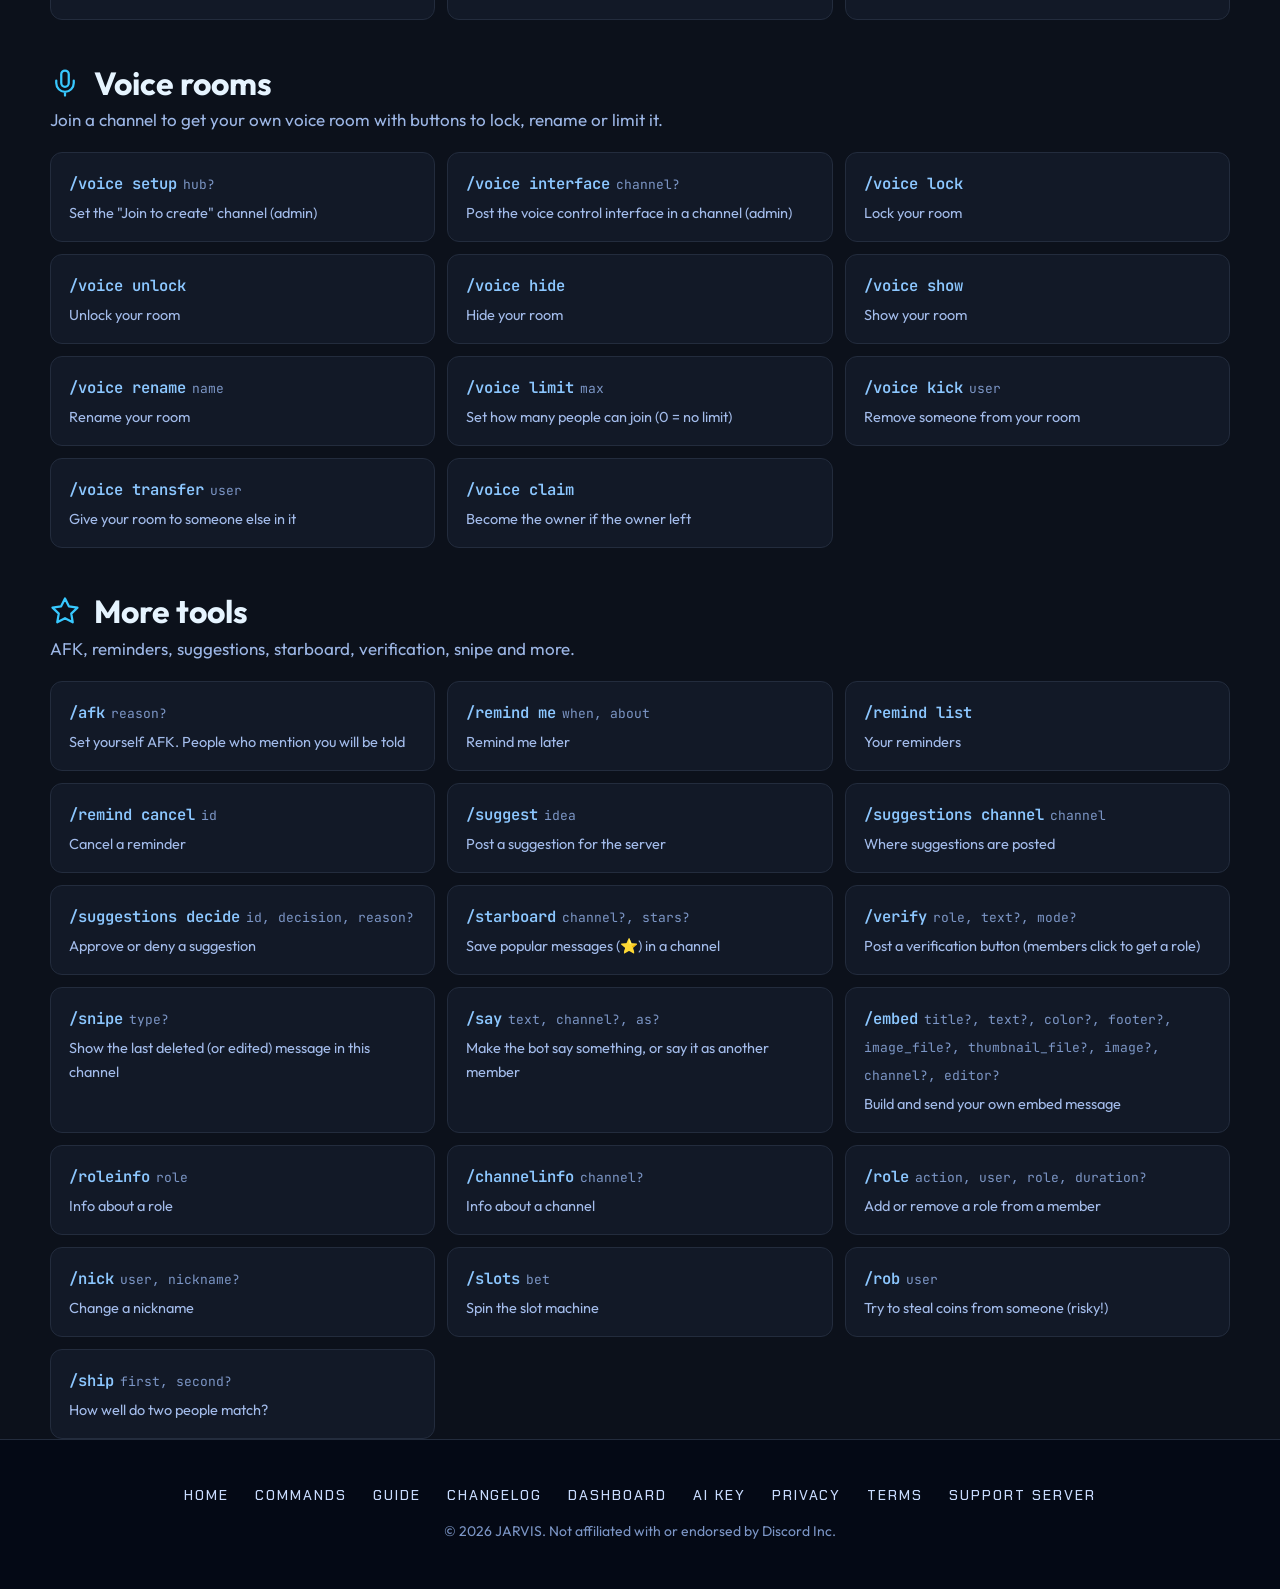
<file: commands.html>
<!doctype html>
<html lang="en">
<head>
<meta charset="utf-8">
<meta name="viewport" content="width=device-width, initial-scale=1">
<title>Commands | JARVIS</title>
<meta name="description" content="Every JARVIS command: moderation, antinuke, tickets, music, AI, economy, levels and more.">
<meta name="theme-color" content="#030814">
<meta property="og:title" content="Commands | JARVIS"><meta property="og:description" content="Every JARVIS command: moderation, antinuke, tickets, music, AI, economy, levels and more."><meta property="og:image" content="https://about-jarvis.kdns.fr/assets/og.jpg"><meta property="og:image:width" content="1200"><meta property="og:image:height" content="630"><meta property="og:image:alt" content="JARVIS, the all-in-one Discord bot"><meta property="og:site_name" content="JARVIS"><meta property="og:url" content="https://about-jarvis.kdns.fr/commands.html"><meta name="twitter:image" content="https://about-jarvis.kdns.fr/assets/og.jpg"><meta property="og:type" content="website">
<meta name="twitter:card" content="summary_large_image">
<link rel="icon" href="assets/favicon.png"><link rel="apple-touch-icon" href="assets/apple-touch-icon.png">
<link rel="preconnect" href="https://fonts.googleapis.com"><link rel="preconnect" href="https://fonts.gstatic.com" crossorigin>
<link href="https://fonts.googleapis.com/css2?family=Chakra+Petch:wght@500;600;700&family=Outfit:wght@300..600&family=JetBrains+Mono:wght@400;500&display=swap" rel="stylesheet">
<link rel="canonical" href="https://about-jarvis.kdns.fr/commands.html">
<link rel="stylesheet" href="style.css">
</head>
<body>
<div id="site-header"></div>

<main class="wrap">
  <div class="page-head"><div class="kicker" style="color:var(--cyan);font:500 13px var(--head);letter-spacing:.3em;text-transform:uppercase">Command list</div><h1 style="font-size:clamp(40px,6vw,72px);margin:10px 0">Commands</h1><p class="lead" style="margin:auto">Click any command to copy it. Every command also works with the prefix, like <code style="font-family:var(--mono);color:#8cc7ff">!play</code>. A <b>?</b> means optional.</p></div>
  <div class="tools"><input class="search" id="q" type="search" placeholder="Search commands, like ban, music, ticket..." aria-label="Search commands" autocomplete="off"><div class="chips" id="chips"></div></div>
  <div id="cmd-list"></div>
  <p class="empty" id="empty">No command matches that search.</p>
</main>
<div class="toast" id="toast" role="status"></div>

<div id="site-footer"></div>
<script src="config.js"></script><script src="data.js"></script><script src="site.js"></script>
</body></html>
</file>
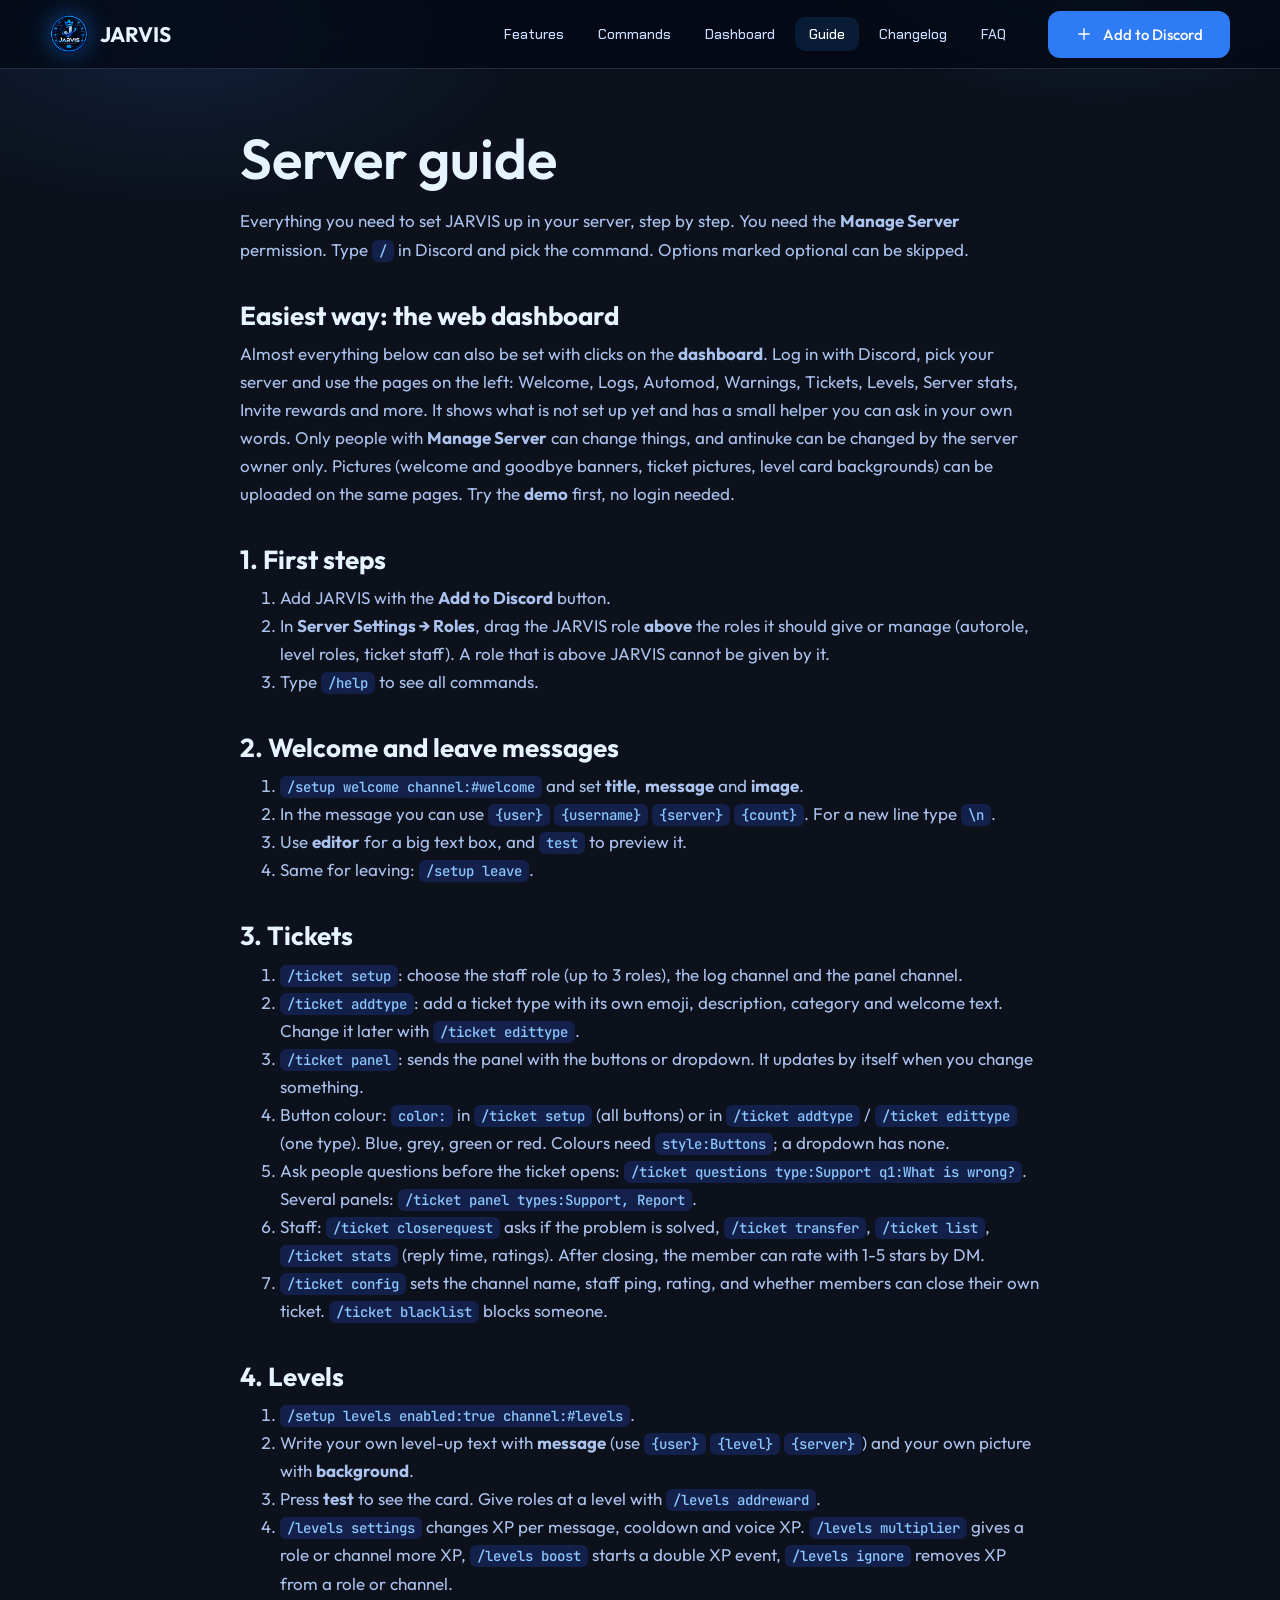
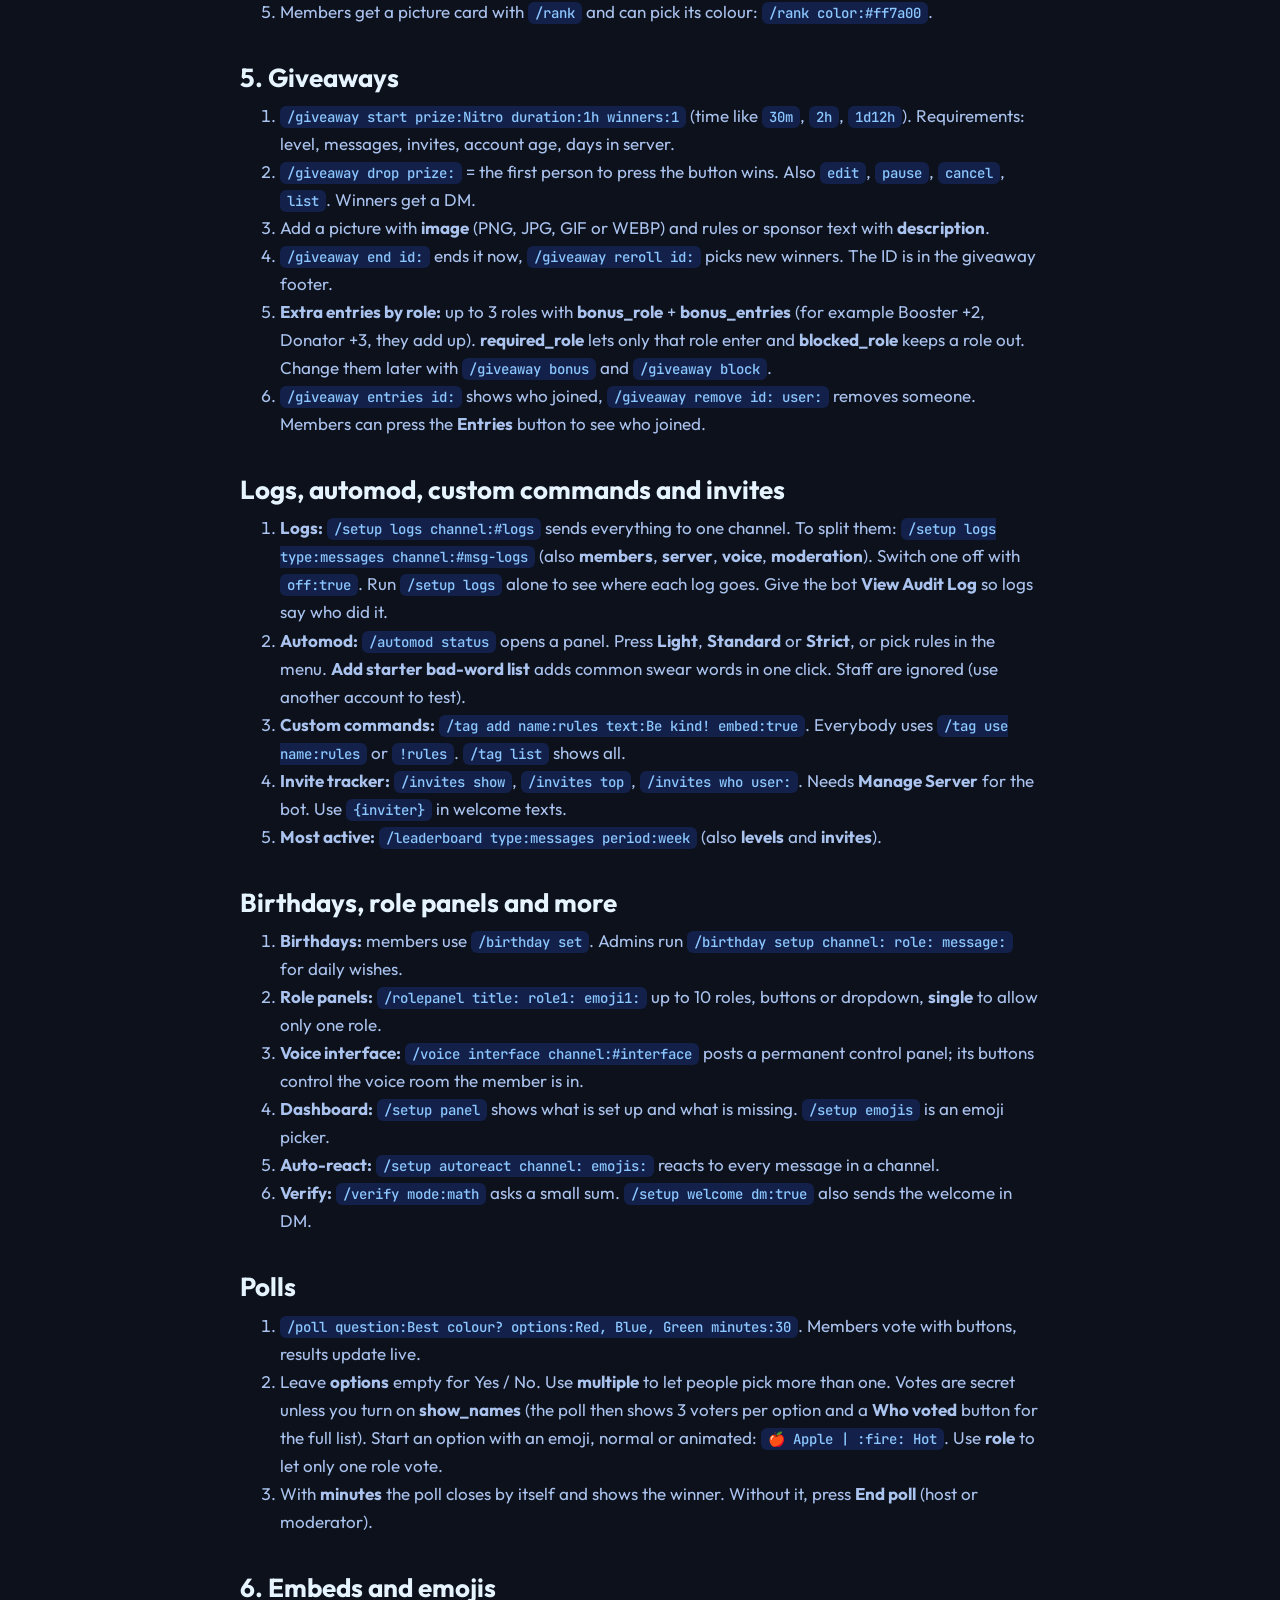
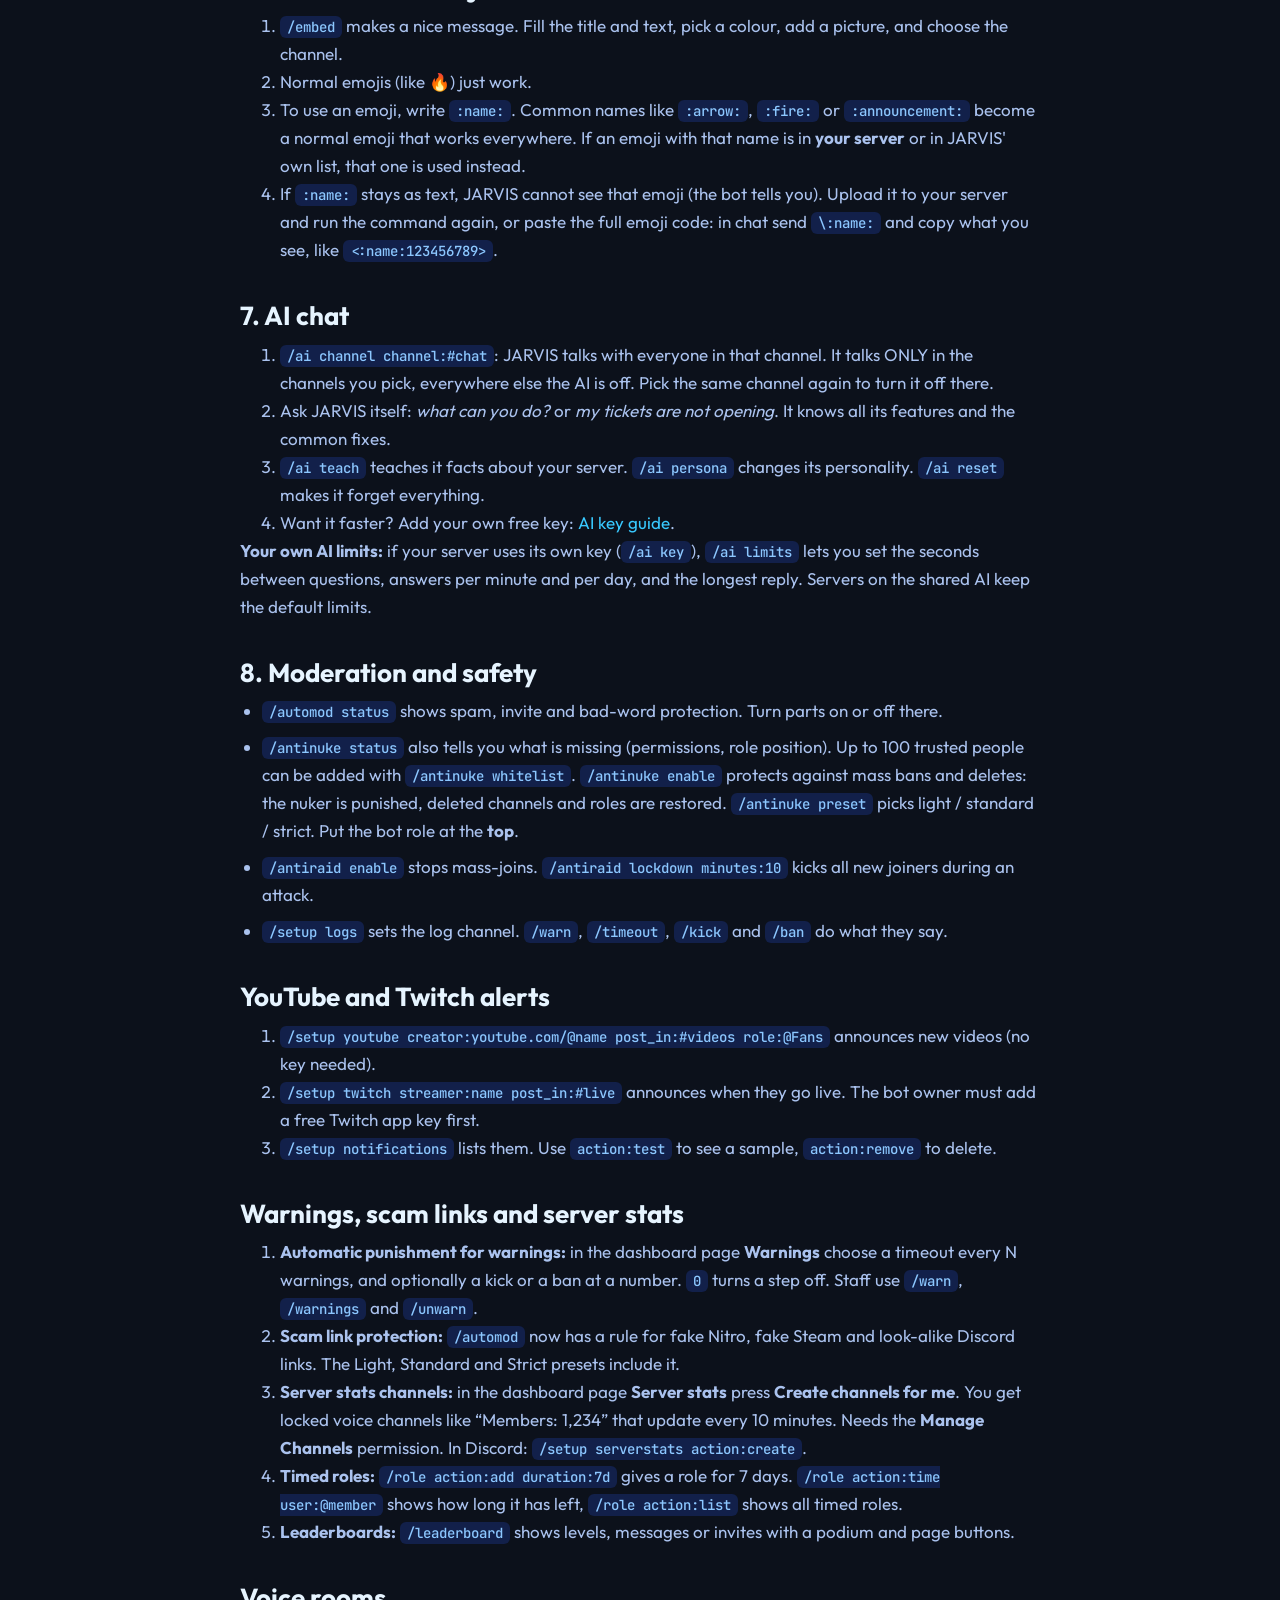
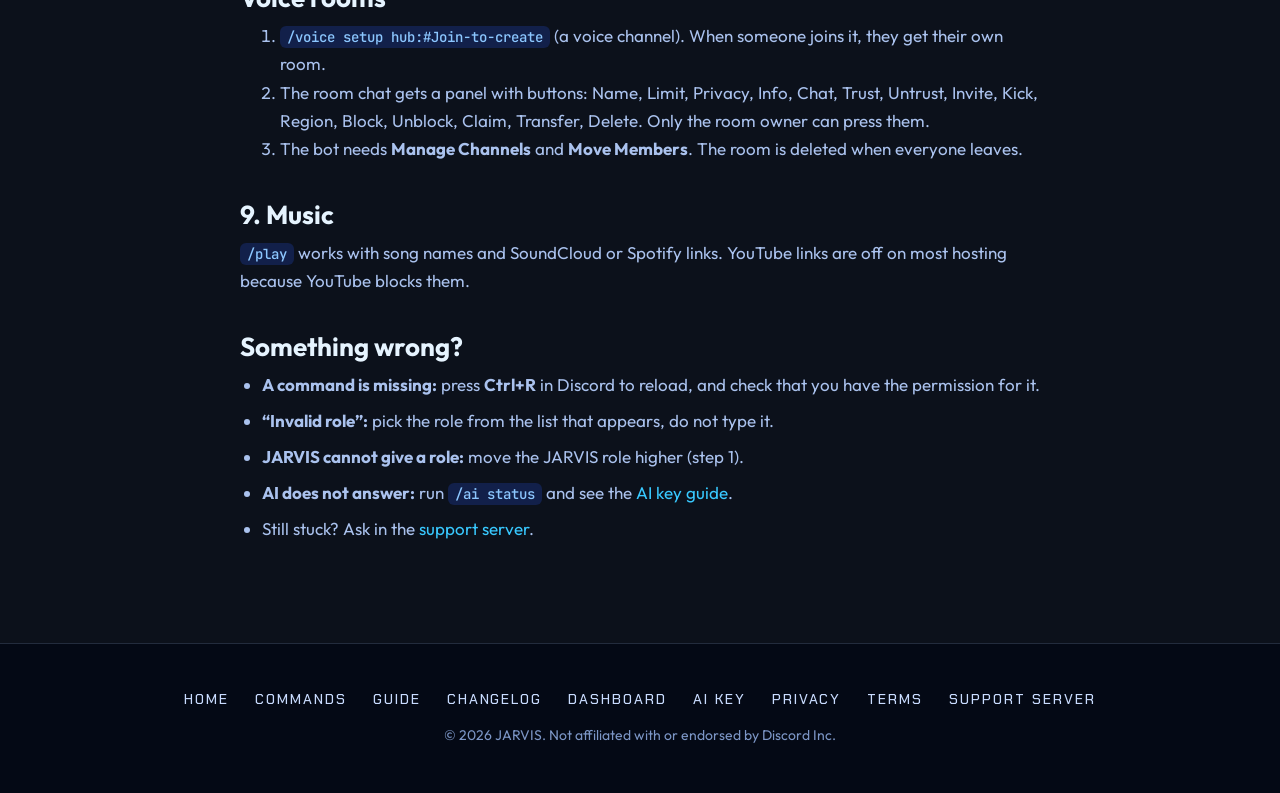
<file: guide.html>
<!doctype html>
<html lang="en">
<head>
<meta charset="utf-8">
<meta name="viewport" content="width=device-width, initial-scale=1">
<title>Server guide | JARVIS</title>
<meta name="description" content="How to set up JARVIS in your server: welcome, tickets, levels, giveaways, embeds and AI.">
<meta name="theme-color" content="#030814">
<meta property="og:title" content="Server guide | JARVIS"><meta property="og:description" content="How to set up JARVIS in your server: welcome, tickets, levels, giveaways, embeds and AI."><meta property="og:image" content="https://about-jarvis.kdns.fr/assets/og.jpg"><meta property="og:image:width" content="1200"><meta property="og:image:height" content="630"><meta property="og:image:alt" content="JARVIS, the all-in-one Discord bot"><meta property="og:site_name" content="JARVIS"><meta property="og:url" content="https://about-jarvis.kdns.fr/guide.html"><meta name="twitter:image" content="https://about-jarvis.kdns.fr/assets/og.jpg"><meta property="og:type" content="website">
<meta name="twitter:card" content="summary_large_image">
<link rel="icon" href="assets/favicon.png"><link rel="apple-touch-icon" href="assets/apple-touch-icon.png">
<link rel="preconnect" href="https://fonts.googleapis.com"><link rel="preconnect" href="https://fonts.gstatic.com" crossorigin>
<link href="https://fonts.googleapis.com/css2?family=Chakra+Petch:wght@500;600;700&family=Outfit:wght@300..600&family=JetBrains+Mono:wght@400;500&display=swap" rel="stylesheet">
<link rel="canonical" href="https://about-jarvis.kdns.fr/guide.html">
<link rel="stylesheet" href="style.css">
</head>
<body>
<div id="site-header"></div>
<main class="wrap doc">
<h1>Server guide</h1>
<p>Everything you need to set JARVIS up in your server, step by step. You need the <b>Manage Server</b> permission. Type <code>/</code> in Discord and pick the command. Options marked optional can be skipped.</p>

<h2>Easiest way: the web dashboard</h2>
<p>Almost everything below can also be set with clicks on the <b>dashboard</b>. Log in with Discord, pick your server and use the pages on the left: Welcome, Logs, Automod, Warnings, Tickets, Levels, Server stats, Invite rewards and more. It shows what is not set up yet and has a small helper you can ask in your own words. Only people with <b>Manage Server</b> can change things, and antinuke can be changed by the server owner only. Pictures (welcome and goodbye banners, ticket pictures, level card backgrounds) can be uploaded on the same pages. Try the <b>demo</b> first, no login needed.</p>

<h2>1. First steps</h2>
<ol>
<li>Add JARVIS with the <b>Add to Discord</b> button.</li>
<li>In <b>Server Settings &rarr; Roles</b>, drag the JARVIS role <b>above</b> the roles it should give or manage (autorole, level roles, ticket staff). A role that is above JARVIS cannot be given by it.</li>
<li>Type <code>/help</code> to see all commands.</li>
</ol>

<h2>2. Welcome and leave messages</h2>
<ol>
<li><code>/setup welcome channel:#welcome</code> and set <b>title</b>, <b>message</b> and <b>image</b>.</li>
<li>In the message you can use <code>{user}</code> <code>{username}</code> <code>{server}</code> <code>{count}</code>. For a new line type <code>\n</code>.</li>
<li>Use <b>editor</b> for a big text box, and <code>test</code> to preview it.</li>
<li>Same for leaving: <code>/setup leave</code>.</li>
</ol>

<h2>3. Tickets</h2>
<ol>
<li><code>/ticket setup</code>: choose the staff role (up to 3 roles), the log channel and the panel channel.</li>
<li><code>/ticket addtype</code>: add a ticket type with its own emoji, description, category and welcome text. Change it later with <code>/ticket edittype</code>.</li>
<li><code>/ticket panel</code>: sends the panel with the buttons or dropdown. It updates by itself when you change something.</li>
<li>Button colour: <code>color:</code> in <code>/ticket setup</code> (all buttons) or in <code>/ticket addtype</code> / <code>/ticket edittype</code> (one type). Blue, grey, green or red. Colours need <code>style:Buttons</code>; a dropdown has none.</li>
<li>Ask people questions before the ticket opens: <code>/ticket questions type:Support q1:What is wrong?</code>. Several panels: <code>/ticket panel types:Support, Report</code>.</li>
<li>Staff: <code>/ticket closerequest</code> asks if the problem is solved, <code>/ticket transfer</code>, <code>/ticket list</code>, <code>/ticket stats</code> (reply time, ratings). After closing, the member can rate with 1-5 stars by DM.</li>
<li><code>/ticket config</code> sets the channel name, staff ping, rating, and whether members can close their own ticket. <code>/ticket blacklist</code> blocks someone.</li>
</ol>

<h2>4. Levels</h2>
<ol>
<li><code>/setup levels enabled:true channel:#levels</code>.</li>
<li>Write your own level-up text with <b>message</b> (use <code>{user}</code> <code>{level}</code> <code>{server}</code>) and your own picture with <b>background</b>.</li>
<li>Press <b>test</b> to see the card. Give roles at a level with <code>/levels addreward</code>.</li>
<li><code>/levels settings</code> changes XP per message, cooldown and voice XP. <code>/levels multiplier</code> gives a role or channel more XP, <code>/levels boost</code> starts a double XP event, <code>/levels ignore</code> removes XP from a role or channel.</li>
<li>Members get a picture card with <code>/rank</code> and can pick its colour: <code>/rank color:#ff7a00</code>.</li>
</ol>

<h2>5. Giveaways</h2>
<ol>
<li><code>/giveaway start prize:Nitro duration:1h winners:1</code> (time like <code>30m</code>, <code>2h</code>, <code>1d12h</code>). Requirements: level, messages, invites, account age, days in server.</li>
<li><code>/giveaway drop prize:</code> = the first person to press the button wins. Also <code>edit</code>, <code>pause</code>, <code>cancel</code>, <code>list</code>. Winners get a DM.</li>
<li>Add a picture with <b>image</b> (PNG, JPG, GIF or WEBP) and rules or sponsor text with <b>description</b>.</li>
<li><code>/giveaway end id:</code> ends it now, <code>/giveaway reroll id:</code> picks new winners. The ID is in the giveaway footer.</li>
<li><b>Extra entries by role:</b> up to 3 roles with <b>bonus_role</b> + <b>bonus_entries</b> (for example Booster +2, Donator +3, they add up). <b>required_role</b> lets only that role enter and <b>blocked_role</b> keeps a role out. Change them later with <code>/giveaway bonus</code> and <code>/giveaway block</code>.</li>
<li><code>/giveaway entries id:</code> shows who joined, <code>/giveaway remove id: user:</code> removes someone. Members can press the <b>Entries</b> button to see who joined.</li>
</ol>

<h2>Logs, automod, custom commands and invites</h2>
<ol>
<li><b>Logs:</b> <code>/setup logs channel:#logs</code> sends everything to one channel. To split them: <code>/setup logs type:messages channel:#msg-logs</code> (also <b>members</b>, <b>server</b>, <b>voice</b>, <b>moderation</b>). Switch one off with <code>off:true</code>. Run <code>/setup logs</code> alone to see where each log goes. Give the bot <b>View Audit Log</b> so logs say who did it.</li>
<li><b>Automod:</b> <code>/automod status</code> opens a panel. Press <b>Light</b>, <b>Standard</b> or <b>Strict</b>, or pick rules in the menu. <b>Add starter bad-word list</b> adds common swear words in one click. Staff are ignored (use another account to test).</li>
<li><b>Custom commands:</b> <code>/tag add name:rules text:Be kind! embed:true</code>. Everybody uses <code>/tag use name:rules</code> or <code>!rules</code>. <code>/tag list</code> shows all.</li>
<li><b>Invite tracker:</b> <code>/invites show</code>, <code>/invites top</code>, <code>/invites who user:</code>. Needs <b>Manage Server</b> for the bot. Use <code>{inviter}</code> in welcome texts.</li>
<li><b>Most active:</b> <code>/leaderboard type:messages period:week</code> (also <b>levels</b> and <b>invites</b>).</li>
</ol>

<h2>Birthdays, role panels and more</h2>
<ol>
<li><b>Birthdays:</b> members use <code>/birthday set</code>. Admins run <code>/birthday setup channel: role: message:</code> for daily wishes.</li>
<li><b>Role panels:</b> <code>/rolepanel title: role1: emoji1:</code> up to 10 roles, buttons or dropdown, <b>single</b> to allow only one role.</li>
<li><b>Voice interface:</b> <code>/voice interface channel:#interface</code> posts a permanent control panel; its buttons control the voice room the member is in.</li>
<li><b>Dashboard:</b> <code>/setup panel</code> shows what is set up and what is missing. <code>/setup emojis</code> is an emoji picker.</li>
<li><b>Auto-react:</b> <code>/setup autoreact channel: emojis:</code> reacts to every message in a channel.</li>
<li><b>Verify:</b> <code>/verify mode:math</code> asks a small sum. <code>/setup welcome dm:true</code> also sends the welcome in DM.</li>
</ol>

<h2>Polls</h2>
<ol>
<li><code>/poll question:Best colour? options:Red, Blue, Green minutes:30</code>. Members vote with buttons, results update live.</li>
<li>Leave <b>options</b> empty for Yes / No. Use <b>multiple</b> to let people pick more than one. Votes are secret unless you turn on <b>show_names</b> (the poll then shows 3 voters per option and a <b>Who voted</b> button for the full list). Start an option with an emoji, normal or animated: <code>🍎 Apple | :fire: Hot</code>. Use <b>role</b> to let only one role vote.</li>
<li>With <b>minutes</b> the poll closes by itself and shows the winner. Without it, press <b>End poll</b> (host or moderator).</li>
</ol>

<h2>6. Embeds and emojis</h2>
<ol>
<li><code>/embed</code> makes a nice message. Fill the title and text, pick a colour, add a picture, and choose the channel.</li>
<li>Normal emojis (like &#128293;) just work.</li>
<li>To use an emoji, write <code>:name:</code>. Common names like <code>:arrow:</code>, <code>:fire:</code> or <code>:announcement:</code> become a normal emoji that works everywhere. If an emoji with that name is in <b>your server</b> or in JARVIS' own list, that one is used instead.</li>
<li>If <code>:name:</code> stays as text, JARVIS cannot see that emoji (the bot tells you). Upload it to your server and run the command again, or paste the full emoji code: in chat send <code>\:name:</code> and copy what you see, like <code>&lt;:name:123456789&gt;</code>.</li>
</ol>

<h2>7. AI chat</h2>
<ol>
<li><code>/ai channel channel:#chat</code>: JARVIS talks with everyone in that channel. It talks ONLY in the channels you pick, everywhere else the AI is off. Pick the same channel again to turn it off there.</li>
<li>Ask JARVIS itself: <i>what can you do?</i> or <i>my tickets are not opening</i>. It knows all its features and the common fixes.</li>
<li><code>/ai teach</code> teaches it facts about your server. <code>/ai persona</code> changes its personality. <code>/ai reset</code> makes it forget everything.</li>
<li>Want it faster? Add your own free key: <a href="ai-key.html">AI key guide</a>.</li>
</ol>

<p><b>Your own AI limits:</b> if your server uses its own key (<code>/ai key</code>), <code>/ai limits</code> lets you set the seconds between questions, answers per minute and per day, and the longest reply. Servers on the shared AI keep the default limits.</p>

<h2>8. Moderation and safety</h2>
<ul>
<li><code>/automod status</code> shows spam, invite and bad-word protection. Turn parts on or off there.</li>
<li><code>/antinuke status</code> also tells you what is missing (permissions, role position). Up to 100 trusted people can be added with <code>/antinuke whitelist</code>. <code>/antinuke enable</code> protects against mass bans and deletes: the nuker is punished, deleted channels and roles are restored. <code>/antinuke preset</code> picks light / standard / strict. Put the bot role at the <b>top</b>.</li>
<li><code>/antiraid enable</code> stops mass-joins. <code>/antiraid lockdown minutes:10</code> kicks all new joiners during an attack.</li>
<li><code>/setup logs</code> sets the log channel. <code>/warn</code>, <code>/timeout</code>, <code>/kick</code> and <code>/ban</code> do what they say.</li>
</ul>

<h2>YouTube and Twitch alerts</h2>
<ol>
<li><code>/setup youtube creator:youtube.com/@name post_in:#videos role:@Fans</code> announces new videos (no key needed).</li>
<li><code>/setup twitch streamer:name post_in:#live</code> announces when they go live. The bot owner must add a free Twitch app key first.</li>
<li><code>/setup notifications</code> lists them. Use <code>action:test</code> to see a sample, <code>action:remove</code> to delete.</li>
</ol>

<h2>Warnings, scam links and server stats</h2>
<ol>
<li><b>Automatic punishment for warnings:</b> in the dashboard page <b>Warnings</b> choose a timeout every N warnings, and optionally a kick or a ban at a number. <code>0</code> turns a step off. Staff use <code>/warn</code>, <code>/warnings</code> and <code>/unwarn</code>.</li>
<li><b>Scam link protection:</b> <code>/automod</code> now has a rule for fake Nitro, fake Steam and look-alike Discord links. The Light, Standard and Strict presets include it.</li>
<li><b>Server stats channels:</b> in the dashboard page <b>Server stats</b> press <b>Create channels for me</b>. You get locked voice channels like &ldquo;Members: 1,234&rdquo; that update every 10 minutes. Needs the <b>Manage Channels</b> permission. In Discord: <code>/setup serverstats action:create</code>.</li>
<li><b>Timed roles:</b> <code>/role action:add duration:7d</code> gives a role for 7 days. <code>/role action:time user:@member</code> shows how long it has left, <code>/role action:list</code> shows all timed roles.</li>
<li><b>Leaderboards:</b> <code>/leaderboard</code> shows levels, messages or invites with a podium and page buttons.</li>
</ol>

<h2>Voice rooms</h2>
<ol>
<li><code>/voice setup hub:#Join-to-create</code> (a voice channel). When someone joins it, they get their own room.</li>
<li>The room chat gets a panel with buttons: Name, Limit, Privacy, Info, Chat, Trust, Untrust, Invite, Kick, Region, Block, Unblock, Claim, Transfer, Delete. Only the room owner can press them.</li>
<li>The bot needs <b>Manage Channels</b> and <b>Move Members</b>. The room is deleted when everyone leaves.</li>
</ol>

<h2>9. Music</h2>
<p><code>/play</code> works with song names and SoundCloud or Spotify links. YouTube links are off on most hosting because YouTube blocks them.</p>

<h2>Something wrong?</h2>
<ul>
<li><b>A command is missing:</b> press <b>Ctrl+R</b> in Discord to reload, and check that you have the permission for it.</li>
<li><b>&ldquo;Invalid role&rdquo;:</b> pick the role from the list that appears, do not type it.</li>
<li><b>JARVIS cannot give a role:</b> move the JARVIS role higher (step 1).</li>
<li><b>AI does not answer:</b> run <code>/ai status</code> and see the <a href="ai-key.html">AI key guide</a>.</li>
<li>Still stuck? Ask in the <a data-support href="#">support server</a>.</li>
</ul>
</main>
<div id="site-footer"></div>
<script src="config.js"></script><script src="data.js"></script><script src="site.js"></script>
</body></html>
</file>
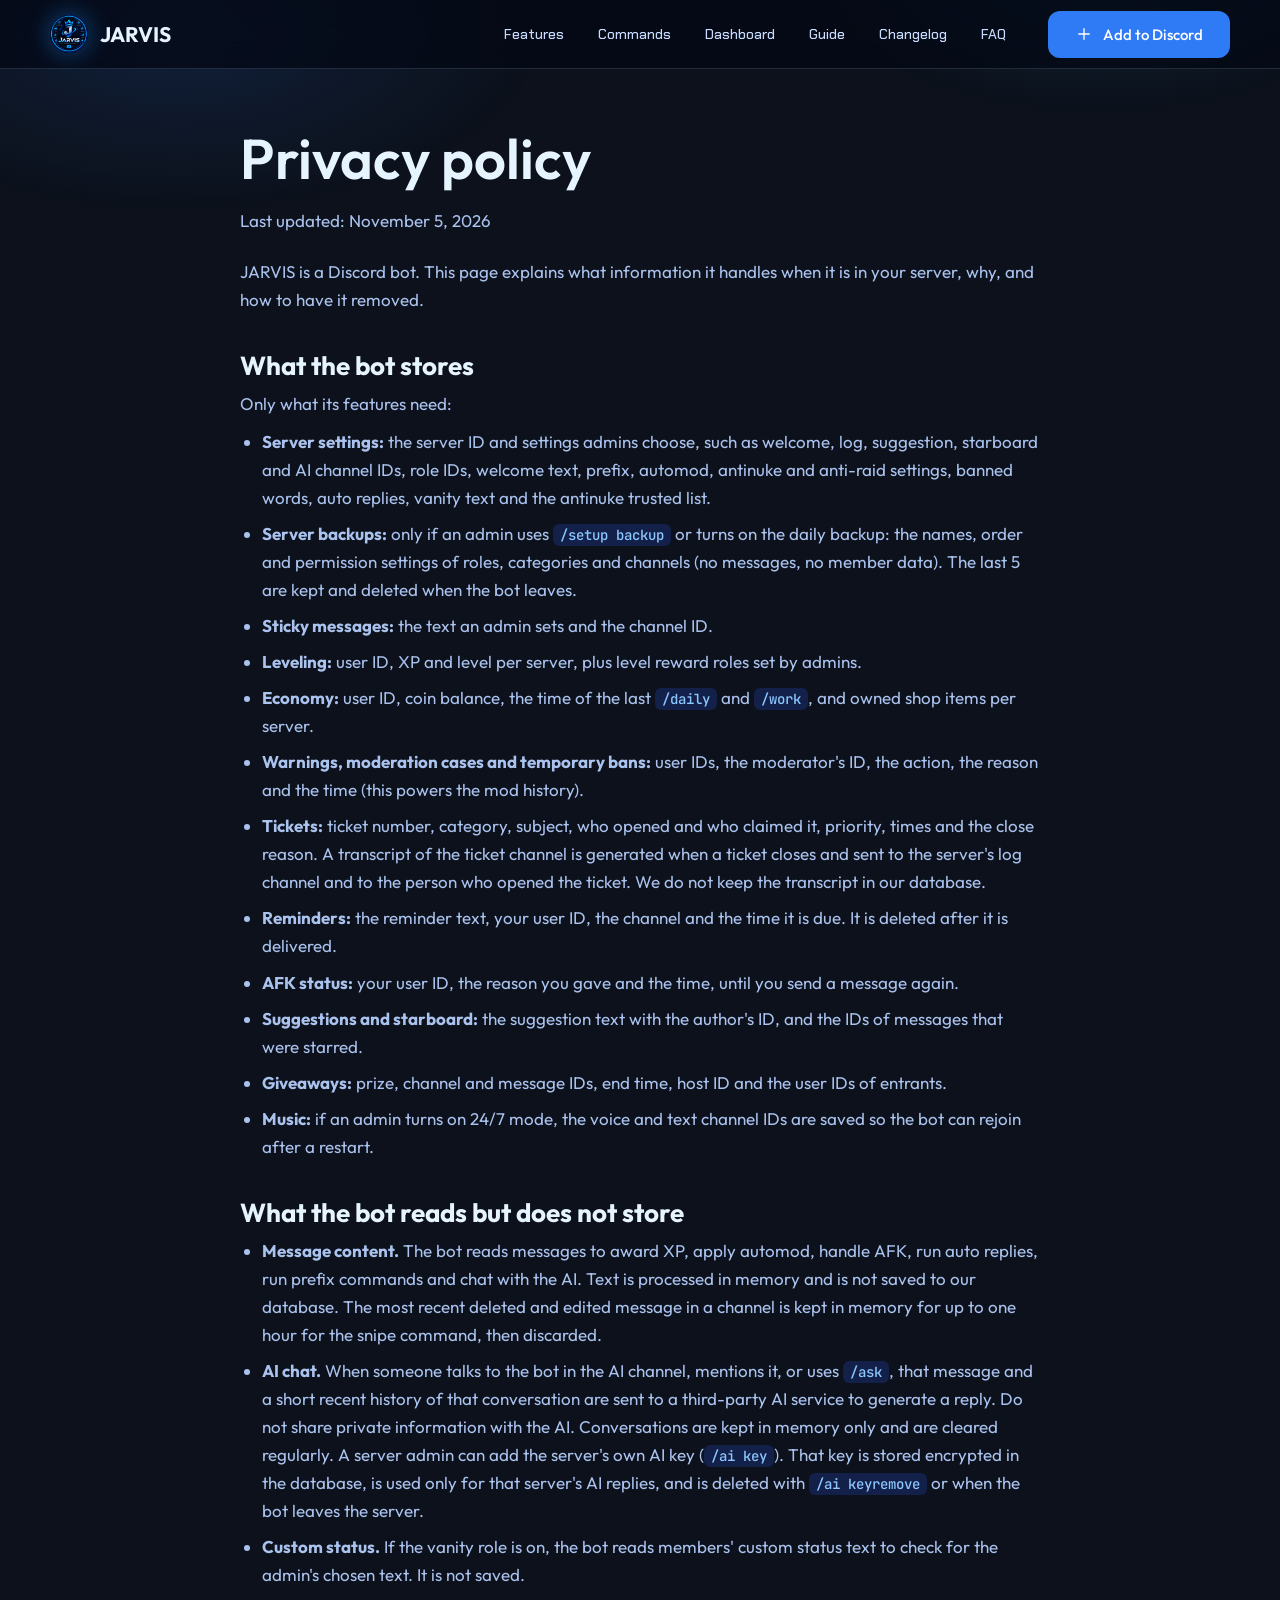
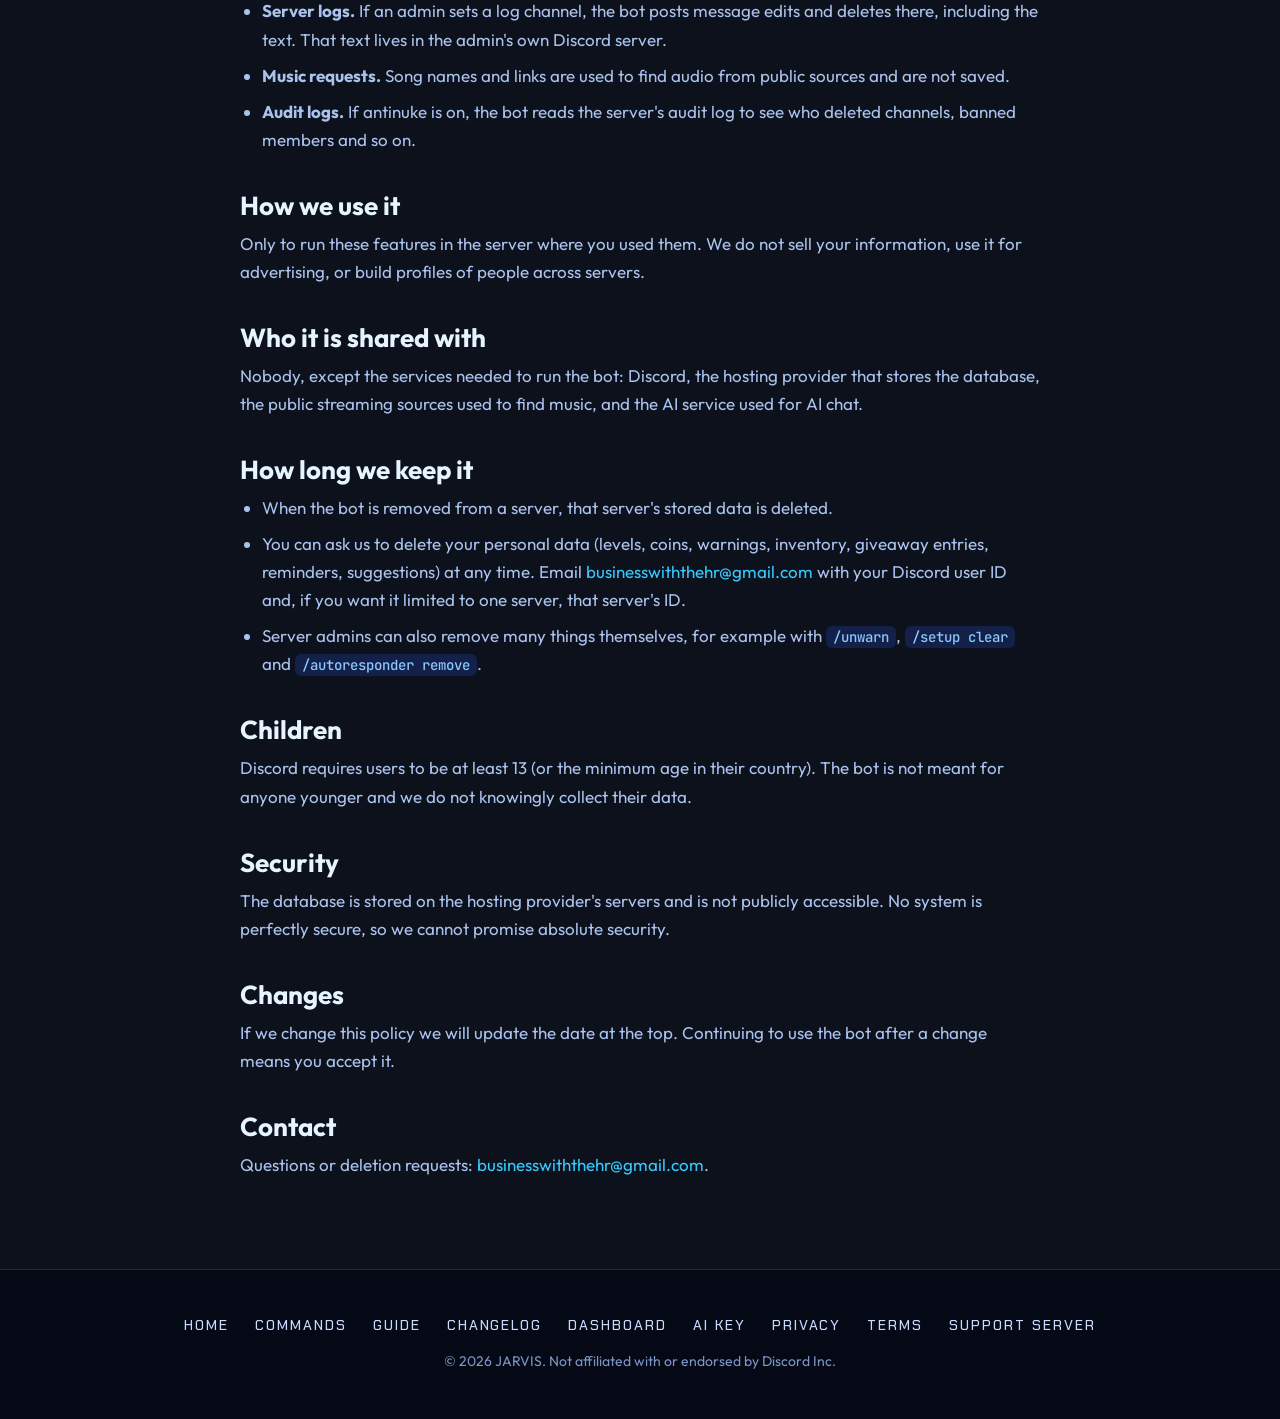
<file: privacy.html>
<!doctype html>
<html lang="en">
<head>
<meta charset="utf-8">
<meta name="viewport" content="width=device-width, initial-scale=1">
<title>Privacy policy | JARVIS</title>
<meta name="description" content="Privacy policy for the JARVIS Discord bot.">
<meta name="theme-color" content="#030814">
<meta property="og:title" content="Privacy policy | JARVIS"><meta property="og:description" content="Privacy policy for the JARVIS Discord bot."><meta property="og:image" content="https://about-jarvis.kdns.fr/assets/og.jpg"><meta property="og:image:width" content="1200"><meta property="og:image:height" content="630"><meta property="og:image:alt" content="JARVIS, the all-in-one Discord bot"><meta property="og:site_name" content="JARVIS"><meta property="og:url" content="https://about-jarvis.kdns.fr/privacy.html"><meta name="twitter:image" content="https://about-jarvis.kdns.fr/assets/og.jpg"><meta property="og:type" content="website">
<meta name="twitter:card" content="summary_large_image">
<link rel="icon" href="assets/favicon.png"><link rel="apple-touch-icon" href="assets/apple-touch-icon.png">
<link rel="preconnect" href="https://fonts.googleapis.com"><link rel="preconnect" href="https://fonts.gstatic.com" crossorigin>
<link href="https://fonts.googleapis.com/css2?family=Chakra+Petch:wght@500;600;700&family=Outfit:wght@300..600&family=JetBrains+Mono:wght@400;500&display=swap" rel="stylesheet">
<link rel="canonical" href="https://about-jarvis.kdns.fr/privacy.html">
<link rel="stylesheet" href="style.css">
</head>
<body>
<div id="site-header"></div>
<main class="wrap doc">
<h1>Privacy policy</h1>
<p class="updated">Last updated: <span data-updated></span></p>
<p><span data-bot-name></span> is a Discord bot. This page explains what information it handles when it is in your server, why, and how to have it removed.</p>

<h2>What the bot stores</h2>
<p>Only what its features need:</p>
<ul>
<li><strong>Server settings:</strong> the server ID and settings admins choose, such as welcome, log, suggestion, starboard and AI channel IDs, role IDs, welcome text, prefix, automod, antinuke and anti-raid settings, banned words, auto replies, vanity text and the antinuke trusted list.</li>
<li><strong>Server backups:</strong> only if an admin uses <code>/setup backup</code> or turns on the daily backup: the names, order and permission settings of roles, categories and channels (no messages, no member data). The last 5 are kept and deleted when the bot leaves.</li>
<li><strong>Sticky messages:</strong> the text an admin sets and the channel ID.</li>
<li><strong>Leveling:</strong> user ID, XP and level per server, plus level reward roles set by admins.</li>
<li><strong>Economy:</strong> user ID, coin balance, the time of the last <code>/daily</code> and <code>/work</code>, and owned shop items per server.</li>
<li><strong>Warnings, moderation cases and temporary bans:</strong> user IDs, the moderator's ID, the action, the reason and the time (this powers the mod history).</li>
<li><strong>Tickets:</strong> ticket number, category, subject, who opened and who claimed it, priority, times and the close reason. A transcript of the ticket channel is generated when a ticket closes and sent to the server's log channel and to the person who opened the ticket. We do not keep the transcript in our database.</li>
<li><strong>Reminders:</strong> the reminder text, your user ID, the channel and the time it is due. It is deleted after it is delivered.</li>
<li><strong>AFK status:</strong> your user ID, the reason you gave and the time, until you send a message again.</li>
<li><strong>Suggestions and starboard:</strong> the suggestion text with the author's ID, and the IDs of messages that were starred.</li>
<li><strong>Giveaways:</strong> prize, channel and message IDs, end time, host ID and the user IDs of entrants.</li>
<li><strong>Music:</strong> if an admin turns on 24/7 mode, the voice and text channel IDs are saved so the bot can rejoin after a restart.</li>
</ul>

<h2>What the bot reads but does not store</h2>
<ul>
<li><strong>Message content.</strong> The bot reads messages to award XP, apply automod, handle AFK, run auto replies, run prefix commands and chat with the AI. Text is processed in memory and is not saved to our database. The most recent deleted and edited message in a channel is kept in memory for up to one hour for the snipe command, then discarded.</li>
<li><strong>AI chat.</strong> When someone talks to the bot in the AI channel, mentions it, or uses <code>/ask</code>, that message and a short recent history of that conversation are sent to a third-party AI service to generate a reply. Do not share private information with the AI. Conversations are kept in memory only and are cleared regularly. A server admin can add the server's own AI key (<code>/ai key</code>). That key is stored encrypted in the database, is used only for that server's AI replies, and is deleted with <code>/ai keyremove</code> or when the bot leaves the server.</li>
<li><strong>Custom status.</strong> If the vanity role is on, the bot reads members' custom status text to check for the admin's chosen text. It is not saved.</li>
<li><strong>Server logs.</strong> If an admin sets a log channel, the bot posts message edits and deletes there, including the text. That text lives in the admin's own Discord server.</li>
<li><strong>Music requests.</strong> Song names and links are used to find audio from public sources and are not saved.</li>
<li><strong>Audit logs.</strong> If antinuke is on, the bot reads the server's audit log to see who deleted channels, banned members and so on.</li>
</ul>

<h2>How we use it</h2>
<p>Only to run these features in the server where you used them. We do not sell your information, use it for advertising, or build profiles of people across servers.</p>

<h2>Who it is shared with</h2>
<p>Nobody, except the services needed to run the bot: Discord, the hosting provider that stores the database, the public streaming sources used to find music, and the AI service used for AI chat.</p>

<h2>How long we keep it</h2>
<ul>
<li>When the bot is removed from a server, that server's stored data is deleted.</li>
<li>You can ask us to delete your personal data (levels, coins, warnings, inventory, giveaway entries, reminders, suggestions) at any time. Email <a data-email href="#">us</a> with your Discord user ID and, if you want it limited to one server, that server's ID.</li>
<li>Server admins can also remove many things themselves, for example with <code>/unwarn</code>, <code>/setup clear</code> and <code>/autoresponder remove</code>.</li>
</ul>

<h2>Children</h2>
<p>Discord requires users to be at least 13 (or the minimum age in their country). The bot is not meant for anyone younger and we do not knowingly collect their data.</p>

<h2>Security</h2>
<p>The database is stored on the hosting provider's servers and is not publicly accessible. No system is perfectly secure, so we cannot promise absolute security.</p>

<h2>Changes</h2>
<p>If we change this policy we will update the date at the top. Continuing to use the bot after a change means you accept it.</p>

<h2>Contact</h2>
<p>Questions or deletion requests: <a data-email href="#">email us</a>.</p>
</main>
<div id="site-footer"></div>
<script src="config.js"></script><script src="data.js"></script><script src="site.js"></script>
</body></html>
</file>
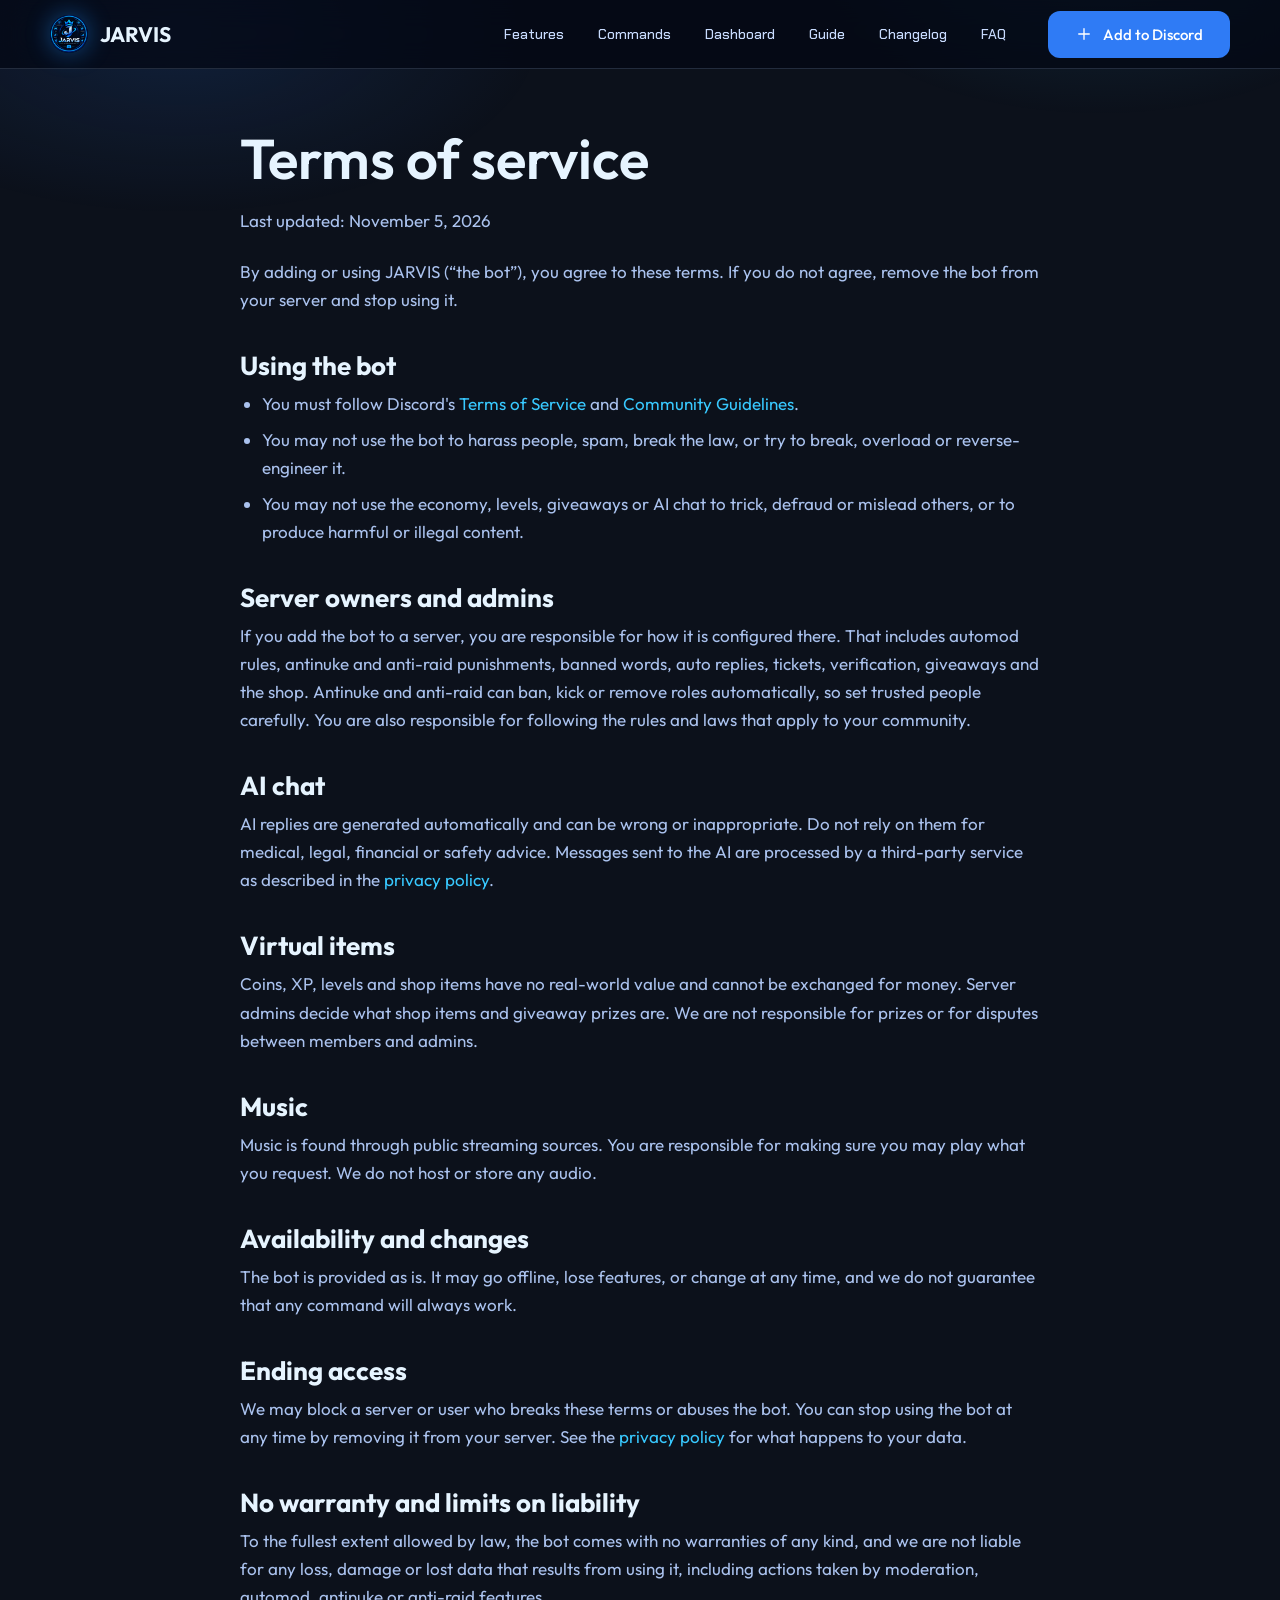
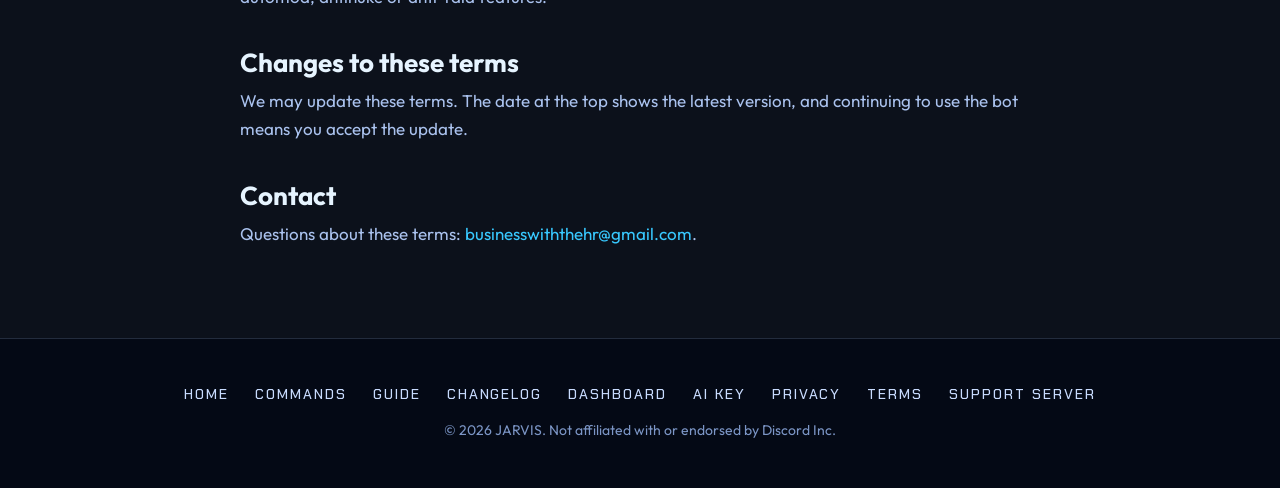
<file: terms.html>
<!doctype html>
<html lang="en">
<head>
<meta charset="utf-8">
<meta name="viewport" content="width=device-width, initial-scale=1">
<title>Terms of service | JARVIS</title>
<meta name="description" content="Terms of service for the JARVIS Discord bot.">
<meta name="theme-color" content="#030814">
<meta property="og:title" content="Terms of service | JARVIS"><meta property="og:description" content="Terms of service for the JARVIS Discord bot."><meta property="og:image" content="https://about-jarvis.kdns.fr/assets/og.jpg"><meta property="og:image:width" content="1200"><meta property="og:image:height" content="630"><meta property="og:image:alt" content="JARVIS, the all-in-one Discord bot"><meta property="og:site_name" content="JARVIS"><meta property="og:url" content="https://about-jarvis.kdns.fr/terms.html"><meta name="twitter:image" content="https://about-jarvis.kdns.fr/assets/og.jpg"><meta property="og:type" content="website">
<meta name="twitter:card" content="summary_large_image">
<link rel="icon" href="assets/favicon.png"><link rel="apple-touch-icon" href="assets/apple-touch-icon.png">
<link rel="preconnect" href="https://fonts.googleapis.com"><link rel="preconnect" href="https://fonts.gstatic.com" crossorigin>
<link href="https://fonts.googleapis.com/css2?family=Chakra+Petch:wght@500;600;700&family=Outfit:wght@300..600&family=JetBrains+Mono:wght@400;500&display=swap" rel="stylesheet">
<link rel="canonical" href="https://about-jarvis.kdns.fr/terms.html">
<link rel="stylesheet" href="style.css">
</head>
<body>
<div id="site-header"></div>
<main class="wrap doc">
<h1>Terms of service</h1>
<p class="updated">Last updated: <span data-updated></span></p>
<p>By adding or using <span data-bot-name></span> (&ldquo;the bot&rdquo;), you agree to these terms. If you do not agree, remove the bot from your server and stop using it.</p>

<h2>Using the bot</h2>
<ul>
<li>You must follow Discord's <a href="https://discord.com/terms">Terms of Service</a> and <a href="https://discord.com/guidelines">Community Guidelines</a>.</li>
<li>You may not use the bot to harass people, spam, break the law, or try to break, overload or reverse-engineer it.</li>
<li>You may not use the economy, levels, giveaways or AI chat to trick, defraud or mislead others, or to produce harmful or illegal content.</li>
</ul>

<h2>Server owners and admins</h2>
<p>If you add the bot to a server, you are responsible for how it is configured there. That includes automod rules, antinuke and anti-raid punishments, banned words, auto replies, tickets, verification, giveaways and the shop. Antinuke and anti-raid can ban, kick or remove roles automatically, so set trusted people carefully. You are also responsible for following the rules and laws that apply to your community.</p>

<h2>AI chat</h2>
<p>AI replies are generated automatically and can be wrong or inappropriate. Do not rely on them for medical, legal, financial or safety advice. Messages sent to the AI are processed by a third-party service as described in the <a href="privacy.html">privacy policy</a>.</p>

<h2>Virtual items</h2>
<p>Coins, XP, levels and shop items have no real-world value and cannot be exchanged for money. Server admins decide what shop items and giveaway prizes are. We are not responsible for prizes or for disputes between members and admins.</p>

<h2>Music</h2>
<p>Music is found through public streaming sources. You are responsible for making sure you may play what you request. We do not host or store any audio.</p>

<h2>Availability and changes</h2>
<p>The bot is provided as is. It may go offline, lose features, or change at any time, and we do not guarantee that any command will always work.</p>

<h2>Ending access</h2>
<p>We may block a server or user who breaks these terms or abuses the bot. You can stop using the bot at any time by removing it from your server. See the <a href="privacy.html">privacy policy</a> for what happens to your data.</p>

<h2>No warranty and limits on liability</h2>
<p>To the fullest extent allowed by law, the bot comes with no warranties of any kind, and we are not liable for any loss, damage or lost data that results from using it, including actions taken by moderation, automod, antinuke or anti-raid features.</p>

<h2>Changes to these terms</h2>
<p>We may update these terms. The date at the top shows the latest version, and continuing to use the bot means you accept the update.</p>

<h2>Contact</h2>
<p>Questions about these terms: <a data-email href="#">email us</a>.</p>
</main>
<div id="site-footer"></div>
<script src="config.js"></script><script src="data.js"></script><script src="site.js"></script>
</body></html>
</file>
<file: style.css>
:root{
  --bg:#030814; --bg2:#06112b; --panel:rgba(9,22,52,.62); --panel-solid:#081a3d;
  --line:rgba(60,140,255,.22); --line-strong:rgba(70,160,255,.5);
  --blue:#1e8fff; --blue2:#0a64ff; --cyan:#38c9ff; --ice:#e6f4ff;
  --text:#c9dcff; --muted:#7c96c6; --good:#3ddc97;
  --glow:0 0 24px rgba(30,143,255,.45);
  --head:'Chakra Petch','Exo 2',system-ui,sans-serif; --body:'Outfit',system-ui,sans-serif; --mono:'JetBrains Mono',ui-monospace,monospace;
  --r:18px;
}
*{box-sizing:border-box;margin:0}
html{overflow-x:clip;scroll-behavior:smooth;scroll-padding-top:84px}
body{background:var(--bg);color:var(--text);font:400 17px/1.65 var(--body);overflow-x:clip;-webkit-font-smoothing:antialiased}
img{max-width:100%;display:block}
a{color:var(--cyan);text-decoration:none}
a:hover{text-decoration:underline}
.wrap{width:min(1180px,100% - 40px);margin-inline:auto}
::selection{background:var(--blue);color:#fff}

/* background layers */
#net{position:fixed;inset:0;z-index:-3;width:100%;height:100%}
.bg-glow{position:fixed;inset:0;z-index:-2;pointer-events:none;
  background:radial-gradient(900px 600px at 80% -10%,rgba(20,110,255,.28),transparent 60%),
  radial-gradient(700px 500px at -10% 40%,rgba(0,170,255,.14),transparent 60%),
  radial-gradient(800px 600px at 60% 110%,rgba(30,80,255,.2),transparent 60%)}
.bg-grid{position:fixed;inset:0;z-index:-2;pointer-events:none;opacity:.5;
  background-image:linear-gradient(rgba(60,140,255,.07) 1px,transparent 1px),linear-gradient(90deg,rgba(60,140,255,.07) 1px,transparent 1px);
  background-size:56px 56px;mask-image:radial-gradient(ellipse 80% 70% at 50% 30%,#000 30%,transparent 80%)}
.cursor-glow{position:fixed;width:520px;height:520px;border-radius:50%;pointer-events:none;z-index:-1;left:0;top:0;
  background:radial-gradient(circle,rgba(40,150,255,.16),transparent 65%);transform:translate(-50%,-50%);transition:opacity .3s}

/* header */
.site-header{position:sticky;top:0;z-index:50;backdrop-filter:blur(14px);background:rgba(3,8,20,.72);border-bottom:1px solid var(--line)}
.site-header .wrap{display:flex;align-items:center;gap:28px;height:68px}
.brand{display:flex;align-items:center;gap:12px;font:700 21px var(--head);letter-spacing:.14em;color:var(--ice)}
.brand img{width:38px;height:38px;border-radius:50%;box-shadow:var(--glow)}
.brand:hover{text-decoration:none}
nav.main{display:flex;gap:6px;margin-left:auto}
nav.main a{color:var(--text);font:500 14px var(--head);letter-spacing:.12em;text-transform:uppercase;padding:8px 14px;border-radius:10px}
nav.main a:hover,nav.main a.active{background:rgba(30,143,255,.14);color:#fff;text-decoration:none}
.menu-btn{display:none;margin-left:auto;background:none;border:1px solid var(--line);color:var(--ice);width:42px;height:42px;border-radius:10px;font-size:20px;cursor:pointer}

/* buttons */
.btn{display:inline-flex;align-items:center;gap:10px;padding:13px 26px;border-radius:12px;font:600 15px var(--head);letter-spacing:.1em;text-transform:uppercase;cursor:pointer;border:1px solid transparent;transition:transform .2s,box-shadow .25s,background .25s;position:relative;overflow:hidden}
.btn:hover{text-decoration:none;transform:translateY(-2px)}
.btn-primary{background:linear-gradient(135deg,#1e8fff,#0a5cff);color:#fff;box-shadow:0 8px 30px rgba(20,110,255,.45),inset 0 1px 0 rgba(255,255,255,.3)}
.btn-primary:hover{box-shadow:0 12px 40px rgba(30,143,255,.7),inset 0 1px 0 rgba(255,255,255,.4)}
.btn-primary::after{content:"";position:absolute;inset:0;background:linear-gradient(110deg,transparent 30%,rgba(255,255,255,.35) 50%,transparent 70%);transform:translateX(-120%);transition:transform .7s}
.btn-primary:hover::after{transform:translateX(120%)}
.btn-ghost{background:rgba(30,143,255,.08);border-color:var(--line-strong);color:var(--ice)}
.btn-ghost:hover{background:rgba(30,143,255,.2)}
.btn svg{width:18px;height:18px}

/* hero */
.hero{padding:70px 0 40px;display:grid;grid-template-columns:1.1fr .9fr;gap:40px;align-items:center;min-height:calc(100vh - 140px)}
.eyebrow{display:inline-flex;align-items:center;gap:10px;font:500 13px var(--head);letter-spacing:.28em;text-transform:uppercase;color:var(--cyan);padding:8px 16px;border:1px solid var(--line);border-radius:99px;background:rgba(30,143,255,.08)}
.eyebrow i{width:8px;height:8px;border-radius:50%;background:var(--good);box-shadow:0 0 10px var(--good);animation:pulse 1.8s infinite}
@keyframes pulse{50%{opacity:.35;transform:scale(.7)}}
h1{font:700 clamp(46px,7.4vw,98px)/.98 var(--head);letter-spacing:.02em;margin:22px 0 20px;color:var(--ice)}
h1 .grad,.grad{background:linear-gradient(120deg,#fff 0%,#7cc4ff 35%,#1e8fff 70%,#38c9ff 100%);-webkit-background-clip:text;background-clip:text;color:transparent;background-size:200% auto;animation:shine 6s linear infinite}
@keyframes shine{to{background-position:200% center}}
.lead{font-size:clamp(18px,2vw,21px);color:#a9c2ee;max-width:560px}
.cta{display:flex;flex-wrap:wrap;gap:14px;margin-top:32px}
.mini-stats{display:flex;gap:34px;margin-top:42px;flex-wrap:wrap}
.mini-stats b{display:block;font:700 34px var(--head);color:#fff}
.mini-stats span{font:500 12px var(--head);letter-spacing:.2em;text-transform:uppercase;color:var(--muted)}

.orbit-stage{position:relative;width:min(500px,86vw);aspect-ratio:1;margin:auto}
.orbit-stage .ring{position:absolute;inset:-4%;border-radius:50%;background:conic-gradient(from 0deg,transparent 0 55%,var(--blue) 80%,var(--cyan) 95%,transparent);-webkit-mask:radial-gradient(farthest-side,transparent calc(100% - 4px),#000 calc(100% - 3px));mask:radial-gradient(farthest-side,transparent calc(100% - 4px),#000 calc(100% - 3px));animation:spin 7s linear infinite;filter:drop-shadow(0 0 10px var(--blue))}
.orbit-stage .ring.r2{inset:-12%;animation-duration:14s;animation-direction:reverse;opacity:.5}
@keyframes spin{to{transform:rotate(360deg)}}
.orbit-stage .logo{width:100%;height:100%;border-radius:50%;box-shadow:0 0 90px rgba(20,120,255,.55),0 0 0 1px var(--line-strong);animation:float 6s ease-in-out infinite}
@keyframes float{50%{transform:translateY(-12px)}}
.orbiter{position:absolute;inset:-18%;animation:spin 40s linear infinite}
.orbiter span{position:absolute;left:50%;top:50%;width:46px;height:46px;margin:-23px;display:grid;place-items:center;border-radius:50%;background:var(--panel-solid);border:1px solid var(--line-strong);color:var(--cyan);box-shadow:var(--glow);transform:rotate(var(--a)) translateY(calc(var(--rad) * -1)) rotate(calc(var(--a) * -1))}
.orbiter span svg{width:22px;height:22px;animation:spin 40s linear infinite reverse}
.orbiter span{--rad:calc(min(500px,86vw) * .58)}

/* marquee */
.marquee{border-block:1px solid var(--line);background:rgba(6,17,43,.6);overflow:hidden;margin:30px 0 0}
.marquee-track{display:flex;gap:56px;width:max-content;padding:16px 0;animation:marq 38s linear infinite}
.marquee:hover .marquee-track{animation-play-state:paused}
.marquee-track span{font:600 15px var(--head);letter-spacing:.25em;text-transform:uppercase;color:#8fb5ff;display:flex;align-items:center;gap:56px;white-space:nowrap}
.marquee-track span::after{content:"◆";color:var(--blue);font-size:10px}
@keyframes marq{to{transform:translateX(-50%)}}

/* sections */
section{padding:96px 0}
.sec-head{text-align:center;max-width:740px;margin:0 auto 54px}
.sec-head .kicker{font:500 13px var(--head);letter-spacing:.3em;text-transform:uppercase;color:var(--cyan)}
h2{font:700 clamp(32px,4.6vw,54px)/1.08 var(--head);color:var(--ice);margin:12px 0 14px;letter-spacing:.02em}
.sec-head p{color:#9db7e6}

/* cards */
.grid{display:grid;gap:20px;grid-template-columns:repeat(auto-fill,minmax(270px,1fr))}
.card{position:relative;padding:28px;border-radius:var(--r);background:var(--panel);border:1px solid var(--line);backdrop-filter:blur(6px);transition:transform .3s,border-color .3s,box-shadow .3s;overflow:hidden;transform-style:preserve-3d}
.card::before{content:"";position:absolute;inset:0;background:radial-gradient(400px circle at var(--mx,50%) var(--my,0%),rgba(40,150,255,.18),transparent 45%);opacity:0;transition:opacity .3s}
.card:hover{border-color:var(--line-strong);box-shadow:0 20px 50px rgba(0,30,90,.6),var(--glow)}
.card:hover::before{opacity:1}
.card .ico{width:54px;height:54px;border-radius:15px;display:grid;place-items:center;background:linear-gradient(145deg,rgba(30,143,255,.25),rgba(10,60,160,.15));border:1px solid var(--line-strong);color:var(--cyan);margin-bottom:18px}
.card .ico svg{width:26px;height:26px}
.card h3{font:600 22px var(--head);color:var(--ice);letter-spacing:.04em;margin-bottom:8px}
.card p{font-size:15.5px;color:#9db7e6}
.card .count{position:absolute;top:22px;right:24px;font:500 12px var(--mono);color:var(--muted)}
.card a.more{display:inline-block;margin-top:14px;font:500 13px var(--head);letter-spacing:.14em;text-transform:uppercase}

/* showcase */
.show{display:grid;grid-template-columns:.8fr 1.2fr;gap:36px;align-items:start}
.tabs{display:flex;flex-direction:column;gap:12px}
.tab{text-align:left;padding:20px 22px;border-radius:14px;background:var(--panel);border:1px solid var(--line);color:var(--text);cursor:pointer;font:inherit;transition:.25s}
.tab b{display:block;font:600 19px var(--head);letter-spacing:.05em;color:var(--ice)}
.tab span{font-size:14.5px;color:var(--muted)}
.tab:hover{border-color:var(--line-strong)}
.tab.on{background:linear-gradient(135deg,rgba(30,143,255,.28),rgba(10,60,160,.2));border-color:var(--blue);box-shadow:var(--glow)}
.chat{border-radius:var(--r);background:#0b1224;border:1px solid var(--line-strong);box-shadow:0 30px 80px rgba(0,20,80,.7),var(--glow);overflow:hidden;min-height:420px}
.chat-bar{display:flex;align-items:center;gap:10px;padding:13px 18px;background:#080e1d;border-bottom:1px solid #16213d;font:500 14px var(--head);letter-spacing:.08em;color:#8ea6d8}
.chat-bar i{width:11px;height:11px;border-radius:50%;background:#2a3a63;display:inline-block}
.chat-body{padding:20px;display:flex;flex-direction:column;gap:18px;font:400 15.5px/1.5 'Outfit',sans-serif;color:#d5e2ff}
.msg{display:flex;gap:14px;opacity:0;transform:translateY(10px);animation:in .5s forwards}
@keyframes in{to{opacity:1;transform:none}}
.msg .av{flex:none;width:42px;height:42px;border-radius:50%;background:#1d2a52 center/cover;display:grid;place-items:center;font:700 16px var(--head);color:#9cc4ff}
.msg .av.bot{background:url(assets/favicon.png) center/cover;box-shadow:0 0 0 2px rgba(30,143,255,.5)}
.msg .nm{font:600 15px var(--head);color:#fff;letter-spacing:.03em}
.msg .nm em{font:600 10px var(--head);font-style:normal;letter-spacing:.1em;background:#1e8fff;color:#fff;padding:2px 6px;border-radius:5px;margin-left:6px;vertical-align:1px}
.msg code{font:500 14px var(--mono);background:#16224a;padding:2px 7px;border-radius:6px;color:#8cc7ff}
.embed{margin-top:8px;border-left:4px solid var(--blue);background:#111b36;border-radius:6px;padding:14px 16px;max-width:460px}
.embed h4{font:600 16px var(--head);color:#fff;margin-bottom:6px}
.embed p{font-size:14.5px;color:#b6c9ee}
.bar{height:6px;border-radius:9px;background:#1b2a55;margin:10px 0 6px;overflow:hidden}
.bar i{display:block;height:100%;width:38%;border-radius:9px;background:linear-gradient(90deg,var(--blue),var(--cyan));animation:prog 6s linear infinite}
@keyframes prog{from{width:5%}to{width:96%}}
.btns{display:flex;gap:8px;margin-top:12px;flex-wrap:wrap}
.btns span{padding:6px 12px;border-radius:7px;background:#1b2a55;font-size:13px;color:#cfe0ff}
.btns span.red{background:#5a1f2b}.btns span.green{background:#17543a}

/* numbers */
.numbers{display:grid;grid-template-columns:repeat(4,1fr);gap:20px}
.num{padding:34px 20px;text-align:center;border-radius:var(--r);background:linear-gradient(160deg,rgba(30,143,255,.16),rgba(6,17,43,.7));border:1px solid var(--line)}
.num b{display:block;font:700 clamp(40px,5vw,60px) var(--head);color:#fff;text-shadow:0 0 30px rgba(30,143,255,.8)}
.num span{font:500 13px var(--head);letter-spacing:.22em;text-transform:uppercase;color:var(--muted)}

/* steps */
.steps{display:grid;grid-template-columns:repeat(3,1fr);gap:22px;counter-reset:s}
.step{padding:30px;border-radius:var(--r);background:var(--panel);border:1px solid var(--line);position:relative;counter-increment:s}
.step::before{content:"0" counter(s);font:700 54px var(--head);color:rgba(56,201,255,.22);position:absolute;top:12px;right:22px}
.step h3{font:600 22px var(--head);color:var(--ice);margin-bottom:8px;letter-spacing:.04em}
.step p{color:#9db7e6;font-size:15.5px}
.step code{font:500 14px var(--mono);background:#12204a;padding:2px 8px;border-radius:6px;color:#8cc7ff}

/* faq */
.faq{max-width:820px;margin:auto;display:grid;gap:12px}
details{border-radius:14px;background:var(--panel);border:1px solid var(--line);padding:0 24px;transition:.25s}
details[open]{border-color:var(--line-strong);box-shadow:var(--glow)}
summary{cursor:pointer;list-style:none;padding:20px 0;font:600 18px var(--head);letter-spacing:.04em;color:var(--ice);display:flex;justify-content:space-between;gap:16px}
summary::-webkit-details-marker{display:none}
summary::after{content:"+";font-size:24px;color:var(--cyan);transition:transform .25s}
details[open] summary::after{transform:rotate(45deg)}
details p{padding:0 0 22px;color:#a3bceb;font-size:16px}

/* CTA */
.cta-box{position:relative;border-radius:26px;overflow:hidden;border:1px solid var(--line-strong);box-shadow:0 0 80px rgba(20,100,255,.35)}
.cta-box img{width:100%;min-height:340px;object-fit:cover;opacity:.55}
.cta-box .over{position:absolute;inset:0;display:flex;flex-direction:column;align-items:center;justify-content:center;text-align:center;padding:30px;background:linear-gradient(180deg,rgba(3,8,20,.55),rgba(3,8,20,.88))}
.cta-box h2{margin-top:0}
.cta-box .cta{justify-content:center}

/* commands page */
.page-head{padding:70px 0 20px;text-align:center}
.tools{position:sticky;top:68px;z-index:20;padding:14px 0;background:linear-gradient(var(--bg) 70%,transparent)}
.search{width:100%;padding:16px 22px 16px 52px;border-radius:14px;border:1px solid var(--line-strong);background:rgba(8,26,61,.9) url("data:image/svg+xml,%3Csvg xmlns='http://www.w3.org/2000/svg' width='22' height='22' fill='none' stroke='%2338c9ff' stroke-width='2' viewBox='0 0 24 24'%3E%3Ccircle cx='11' cy='11' r='7'/%3E%3Cpath d='m20 20-3.5-3.5'/%3E%3C/svg%3E") 18px center no-repeat;color:#fff;font:400 17px var(--body);outline:none}
.search:focus{box-shadow:var(--glow);border-color:var(--blue)}
.chips{display:flex;flex-wrap:wrap;gap:8px;margin-top:14px}
.chip{padding:8px 16px;border-radius:99px;border:1px solid var(--line);background:rgba(8,26,61,.7);color:var(--text);cursor:pointer;font:500 13px var(--head);letter-spacing:.1em;text-transform:uppercase}
.chip.on,.chip:hover{background:var(--blue);border-color:var(--blue);color:#fff}
.cat{margin-top:46px}
.cat h2{font-size:32px;display:flex;align-items:center;gap:14px;margin:0}
.cat h2 svg{width:30px;height:30px;color:var(--cyan)}
.cat>p{color:#9db7e6;margin:6px 0 18px}
.cmds{display:grid;grid-template-columns:repeat(auto-fill,minmax(340px,1fr));gap:12px}
.cmd{padding:16px 18px;border-radius:12px;background:var(--panel);border:1px solid var(--line);cursor:pointer;transition:.2s}
.cmd:hover{border-color:var(--blue);transform:translateY(-2px);box-shadow:var(--glow)}
.cmd b{font:600 15.5px var(--mono);color:#8cc7ff}
.cmd small{font:400 13px var(--mono);color:var(--muted);margin-left:6px}
.cmd p{font-size:14.5px;color:#a3bceb;margin-top:4px}
.empty{text-align:center;color:var(--muted);padding:60px 0;display:none}
.toast{position:fixed;bottom:28px;left:50%;transform:translate(-50%,90px);background:var(--blue);color:#fff;padding:12px 22px;border-radius:12px;font:600 14px var(--head);letter-spacing:.08em;transition:transform .3s;z-index:99}
.toast.show{transform:translate(-50%,0)}

/* docs (privacy / terms) */
.doc{max-width:800px;padding:60px 0 90px}
.doc h1{font-size:clamp(36px,5vw,56px);margin-top:0}
.doc h2{font-size:26px;margin:38px 0 10px}
.doc p,.doc li{color:#aac2ee}
.doc ul{padding-left:22px;display:grid;gap:8px;margin:10px 0}
.doc code{font:500 14px var(--mono);background:#12204a;padding:2px 7px;border-radius:6px;color:#8cc7ff}
.updated{color:var(--muted);margin-bottom:22px}

/* footer */
.site-footer{border-top:1px solid var(--line);padding:46px 0;background:rgba(3,8,20,.8);text-align:center}
.site-footer .links{display:flex;justify-content:center;gap:26px;flex-wrap:wrap;margin-bottom:16px}
.site-footer .links a{font:500 14px var(--head);letter-spacing:.14em;text-transform:uppercase;color:var(--text)}
.legal{font-size:14px;color:var(--muted)}

/* reveal */
.rv{opacity:0;transform:translateY(34px);transition:opacity .8s cubic-bezier(.2,.7,.2,1),transform .8s cubic-bezier(.2,.7,.2,1)}
.rv.in{opacity:1;transform:none}

@media(max-width:980px){
  .hero{grid-template-columns:1fr;text-align:center;padding-top:40px}
  .lead{margin-inline:auto}.cta,.mini-stats{justify-content:center}
  .orbit-stage{margin-top:30px;width:min(380px,76vw)}.orbiter span{--rad:calc(min(380px,76vw) * .58);width:38px;height:38px;margin:-19px}
  .show{grid-template-columns:1fr}.tabs{flex-direction:row;overflow:auto;gap:10px}.tab{min-width:210px}
  .numbers{grid-template-columns:repeat(2,1fr)}.steps{grid-template-columns:1fr}
  nav.main{display:none;position:absolute;top:68px;left:0;right:0;flex-direction:column;background:rgba(3,8,20,.97);padding:14px 20px;border-bottom:1px solid var(--line)}
  nav.main.open{display:flex}.menu-btn{display:block}.site-header .btn{display:none}
  section{padding:70px 0}
}
@media(max-width:560px){.cmds{grid-template-columns:1fr}.btn{padding:12px 20px}}
@media(prefers-reduced-motion:reduce){*,*::before,*::after{animation:none!important;transition:none!important}.rv{opacity:1;transform:none}#net{display:none}}

/* detailed rows */
.drow{display:grid;grid-template-columns:1fr 1fr;gap:48px;align-items:center;margin-bottom:84px}
.drow.flip .dtext{order:2}
.dtext .ico{width:56px;height:56px;border-radius:16px;display:grid;place-items:center;background:linear-gradient(145deg,rgba(30,143,255,.3),rgba(10,60,160,.15));border:1px solid var(--line-strong);color:var(--cyan);margin-bottom:16px;box-shadow:var(--glow)}
.dtext .ico svg{width:28px;height:28px}
.dtext h3{font:700 clamp(26px,3.2vw,38px)/1.15 var(--head);color:var(--ice);margin-bottom:10px;letter-spacing:.02em}
.dtext>p{color:#a9c2ee;font-size:18px;margin-bottom:16px}
.dtext ul{list-style:none;padding:0;display:grid;gap:10px}
.dtext li{position:relative;padding-left:28px;color:#b9cdf2;font-size:16px}
.dtext li::before{content:"";position:absolute;left:2px;top:9px;width:10px;height:10px;border-radius:3px;background:linear-gradient(135deg,var(--blue),var(--cyan));box-shadow:0 0 10px var(--blue);transform:rotate(45deg)}
.drow .chat{min-height:0}
.drow .msg{opacity:1;transform:none;animation:none}
@media(max-width:980px){.drow{grid-template-columns:1fr;gap:24px;margin-bottom:56px}.drow.flip .dtext{order:0}}

.doc h2 .tag{font:500 13px var(--mono);color:#8cc7ff;background:#12204a;padding:3px 10px;border-radius:999px;margin-left:10px;vertical-align:middle}

@media(min-width:861px) and (max-width:1240px){nav.main a{padding:8px 9px;letter-spacing:.06em;font-size:13px}.site-header .brand{margin-right:14px}}

/* plainer look: flat colours, no glow or animation */
:root{--bg:#0c111b;--panel:#121927;--panel-solid:#121927;--line:#232c3d;--line-strong:#34415a}
body{background:var(--bg)}
#net,.bg-glow,.bg-grid,.cursor-glow,.marquee,.orbit-stage .ring,.orbiter{display:none!important}
h1,h2,h3,.brand span,.btn{font-family:var(--body);letter-spacing:0}
h1{font-size:clamp(38px,5.5vw,64px);line-height:1.08;font-weight:600;margin:0 0 18px}
h1 .grad,.grad{background:none;color:inherit;animation:none}
.sec-head{text-align:left;margin:0 0 32px;max-width:640px}
.sec-head h2{font-size:clamp(26px,3.4vw,36px);font-weight:600;letter-spacing:0}
.card{backdrop-filter:none;background:var(--panel);box-shadow:none;transition:border-color .2s}
.card:hover{box-shadow:none;transform:none;border-color:var(--line-strong)}
.card::before{display:none}
.orbit-stage .logo{box-shadow:none;animation:none;border-radius:24px}
.orbit-stage{width:min(300px,70vw)}
.btn-primary{box-shadow:none;background:#2f7bf5}
.hero{align-items:center}
.hero{min-height:0!important;padding:70px 0 50px!important}
.nav a,.btn,.tabs button,nav a{text-transform:none!important;letter-spacing:0!important;font-weight:500}
.lead{font-size:18px;max-width:520px}
section{padding:56px 0}

/* gentle motion */
@keyframes rise{from{opacity:0;transform:translateY(18px)}to{opacity:1;transform:none}}
@keyframes bob{50%{transform:translateY(-10px)}}
@keyframes drift{to{transform:translate3d(50px,26px,0)}}
body::before{content:"";position:fixed;left:-10%;right:-10%;top:-12%;height:560px;background:radial-gradient(520px 260px at 20% 25%,#2f7bf524,transparent 70%),radial-gradient(440px 240px at 80% 10%,#38bdf81f,transparent 70%);pointer-events:none;z-index:-1;animation:drift 16s ease-in-out infinite alternate}
.hero h1{animation:rise .7s both}.hero .lead{animation:rise .7s .12s both}.hero .cta{animation:rise .7s .24s both}
.orbit-stage .logo{animation:bob 6s ease-in-out infinite}
.rv{opacity:0;transform:translateY(24px);transition:opacity .7s cubic-bezier(.2,.8,.2,1),transform .7s cubic-bezier(.2,.8,.2,1)}
.rv.in{opacity:1;transform:none}
.grid .rv:nth-child(3n+2){transition-delay:.07s}.grid .rv:nth-child(3n+3){transition-delay:.14s}
.card{transition:transform .3s cubic-bezier(.2,.8,.2,1),border-color .3s,background .3s}
.card:hover{transform:translateY(-6px);border-color:var(--line-strong);background:#162238}
.card .ico svg{transition:transform .3s cubic-bezier(.2,.8,.2,1)}.card:hover .ico svg{transform:scale(1.18) rotate(-6deg)}
.btn{transition:transform .2s,background .25s,border-color .25s,filter .25s}.btn:hover{transform:translateY(-2px)}
.btn-primary{position:relative;overflow:hidden}.btn-primary::after{content:"";position:absolute;top:0;left:-70%;width:50%;height:100%;background:linear-gradient(100deg,transparent,#ffffff40,transparent);transform:skewX(-20deg);transition:left .6s}.btn-primary:hover::after{left:130%}
.faq details{transition:background .25s}.faq details[open]{background:#ffffff05}
.drow .chat{transition:transform .4s cubic-bezier(.2,.8,.2,1)}.drow:hover .chat{transform:translateY(-4px)}
.step{transition:transform .3s cubic-bezier(.2,.8,.2,1)}.step:hover{transform:translateY(-4px)}
@media(prefers-reduced-motion:reduce){.rv{opacity:1;transform:none}body::before{display:none}}

/* ===== hero v2 (more life, still clean) ===== */
.hero-wrap{position:relative;overflow:hidden}
.hero-wrap>.wrap,.hero-wrap>.strip{position:relative;z-index:1}
.aur{position:absolute;border-radius:50%;filter:blur(80px);pointer-events:none;z-index:0}
.aur.a1{width:560px;height:560px;left:-160px;top:-140px;background:#1b5dff;opacity:.28;animation:aur 16s ease-in-out infinite}
.aur.a2{width:460px;height:460px;right:-120px;top:120px;background:#14b8ff;opacity:.2;animation:aur 19s ease-in-out infinite reverse}
@keyframes aur{50%{transform:translate(50px,34px) scale(1.12)}}
.pillk{display:inline-block;padding:5px 13px;border-radius:99px;border:1px solid var(--line-strong);background:rgba(20,120,255,.1);color:#9fd0ff;font-size:13px;margin-bottom:18px;animation:rise .6s both}
.hero h1{letter-spacing:-.02em;animation:rise .6s .06s both}
.hero h1 em{font-style:normal;background:linear-gradient(100deg,#8fd0ff,#3b82f6,#9a86ff,#8fd0ff);background-size:250% 100%;-webkit-background-clip:text;background-clip:text;color:transparent;animation:hueh 6s linear infinite}
@keyframes hueh{to{background-position:-250% 0}}
.hero .lead{animation:rise .6s .12s both}.hero .cta{animation:rise .6s .18s both}
.facts{display:flex;gap:26px;flex-wrap:wrap;margin-top:30px;animation:rise .6s .26s both}
.facts div{display:grid;gap:2px}.facts b{font-size:22px;font-weight:600;color:#fff}.facts span{color:#8da0c8;font-size:13px}
.fl{position:absolute;padding:10px 14px;border-radius:13px;background:rgba(12,22,44,.92);border:1px solid var(--line-strong);box-shadow:0 16px 40px rgba(0,0,0,.5);backdrop-filter:blur(6px);display:grid;gap:1px;font-size:13px;max-width:210px;z-index:3}
.fl b{font-weight:600}.fl span{color:#8da0c8;font-size:12px}
.fl1{left:-6%;top:12%;animation:flb 6s ease-in-out infinite}.fl2{right:-18%;top:50%;animation:flb 7s .8s ease-in-out infinite}.fl3{left:2%;bottom:6%;animation:flb 6.5s .4s ease-in-out infinite}
@keyframes flb{50%{transform:translateY(-12px)}}
.strip{overflow:hidden;border-top:1px solid var(--line);border-bottom:1px solid var(--line);background:rgba(8,16,34,.6);padding:14px 0;margin-top:10px}
.strip-in{display:flex;gap:44px;width:max-content;animation:strip 38s linear infinite;color:#7f93bd;font-family:var(--mono);font-size:14px;text-transform:uppercase;letter-spacing:.08em}
.strip-in span::before{content:"◆";color:#2f7bf5;margin-right:44px}
@keyframes strip{to{transform:translateX(-50%)}}
@media(max-width:860px){.facts{justify-content:center}.fl{display:none}}
@media(prefers-reduced-motion:reduce){.strip-in,.aur,.fl{animation:none}}
</file>
<file: home.css>
/* Homepage layout. Loaded after style.css, only on index.html */
body.home{--navy:#0a1226;--navy2:#0e1a36;--ink:#e8eefc;--soft:#9fb0d6;--acc:#5b8cff;--acc2:#8b6cff;--dc:#313338;--dc2:#2b2d31}
body.home{background:var(--navy);font-size:17px}
.home .wrap{max-width:1140px;margin:0 auto;padding:0 22px}
.home h1,.home h2,.home h3{font-family:var(--body);letter-spacing:-.01em;color:var(--ink)}
.hero2{padding:72px 0 56px;background:radial-gradient(900px 420px at 80% -10%,rgba(91,108,255,.22),transparent),radial-gradient(700px 360px at 0% 0%,rgba(30,143,255,.12),transparent)}
.hero2-in{display:grid;grid-template-columns:1.05fr .95fr;gap:48px;align-items:center}
.tagline{display:inline-block;font-size:13px;color:var(--soft);border:1px solid var(--line);border-radius:99px;padding:5px 14px;margin-bottom:18px}
.hero2 h1{font-size:clamp(34px,4.6vw,56px);line-height:1.08;font-weight:700;margin:0 0 18px}
.hero2 .lead{font-size:19px;color:var(--soft);max-width:560px;margin:0 0 26px}
.cta{display:flex;flex-wrap:wrap;gap:12px}.cta.c{justify-content:center}
.pills{list-style:none;padding:0;margin:26px 0 0;display:flex;flex-wrap:wrap;gap:8px}
.pills li{font-size:13.5px;color:var(--soft);background:rgba(255,255,255,.04);border:1px solid var(--line);border-radius:99px;padding:5px 12px}
/* discord-like panels */
.dc{background:var(--dc);border-radius:14px;border:1px solid #1f2023;box-shadow:0 24px 60px rgba(0,0,0,.45);overflow:hidden;color:#dbdee1;font-size:15.5px;line-height:1.45}
.dc-bar{background:#2b2d31;padding:11px 16px;font-weight:700;color:#f2f3f5;border-bottom:1px solid #1f2023;font-size:15px}
.dc-bar span{font-weight:400;color:#80848e;margin-left:8px;font-size:12px}
.dc-msg{display:flex;gap:12px;padding:10px 16px}
.dc-msg p{margin:2px 0 0}.dc-msg b{color:#f2f3f5;font-weight:600}.dc-msg em{font-style:normal;background:#5865f2;color:#fff;font-size:10px;font-weight:700;border-radius:4px;padding:1px 5px;margin-left:5px;vertical-align:middle}
.dc-msg>div{min-width:0;flex:1}
.av{width:40px;height:40px;border-radius:50%;flex:none;display:flex;align-items:center;justify-content:center;font-weight:700;color:#fff;font-style:normal}
.av.bot{background:#1e1f22 url(assets/favicon.png) center/cover}.a-o{background:#e67e22}.a-g{background:#3ba55d}.a-p{background:#eb459e}
.mn{background:rgba(88,101,242,.3);color:#c9cdfb;border-radius:3px;padding:0 3px}
.emb{margin-top:6px;background:var(--dc2);border-left:4px solid var(--acc);border-radius:4px;padding:8px}
.emb img{width:100%;height:auto;border-radius:6px}
.feed{padding-bottom:8px}.feed .row{display:flex;gap:12px;padding:10px 16px;border-top:1px solid #3a3c42;font-size:14.5px}.feed .row:first-of-type{border-top:0}
.feed b{flex:none;font-size:11px;letter-spacing:.06em;border-radius:5px;padding:3px 8px;height:fit-content;margin-top:2px}
.feed .ok{background:rgba(59,165,93,.2);color:#57d98a}.feed .warn{background:rgba(250,166,26,.18);color:#ffbe4d}.feed .info{background:rgba(88,101,242,.25);color:#aab4ff}
.feed u{text-decoration:none;color:#c9cdfb}
/* sections */
.blk{padding:84px 0}.blk.alt{background:var(--navy2);border-top:1px solid var(--line);border-bottom:1px solid var(--line)}
.two{display:grid;grid-template-columns:1fr 1fr;gap:56px;align-items:center}.two.flip .copy{order:2}
.kick{display:block;font-size:13px;letter-spacing:.12em;text-transform:uppercase;color:var(--acc);font-weight:600;margin-bottom:10px}
.copy h2,.head h2{font-size:clamp(28px,3.4vw,40px);line-height:1.15;font-weight:700;margin:0 0 14px}
.copy p,.head p{color:var(--soft);margin:0 0 16px;max-width:560px}
.head{max-width:680px;margin-bottom:34px}.head p{margin:0}
.ticks{list-style:none;padding:0;margin:10px 0 0}.ticks li{padding:6px 0 6px 28px;position:relative;color:var(--ink)}
.ticks li::before{content:"✦";position:absolute;left:0;color:var(--acc)}
.seg{display:flex;flex-wrap:wrap;gap:8px;margin-top:18px}.seg.center{justify-content:center;margin:0 0 20px}
.seg button{font:inherit;font-size:14.5px;color:var(--soft);background:rgba(255,255,255,.04);border:1px solid var(--line);border-radius:10px;padding:8px 16px;cursor:pointer}
.seg button.on{color:#fff;background:linear-gradient(135deg,var(--acc),var(--acc2));border-color:transparent}
.shot{margin:0 0 26px}.shot img{width:100%;height:auto;border-radius:14px;border:1px solid var(--line);box-shadow:0 30px 70px rgba(0,0,0,.5)}
.shot figcaption{text-align:center;color:var(--soft);font-size:13.5px;margin-top:12px}
.mini{display:grid;grid-template-columns:repeat(4,1fr);gap:14px}
.mini>div{background:rgba(255,255,255,.03);border:1px solid var(--line);border-radius:14px;padding:18px}
.mini h3{font-size:17px;margin:0 0 6px;font-weight:600}.mini p{margin:0;color:var(--soft);font-size:15px;line-height:1.5}
.steps2{list-style:none;counter-reset:s;padding:0;margin:0;display:grid;gap:14px;max-width:760px}
.steps2 li{counter-increment:s;position:relative;padding:16px 18px 16px 62px;background:rgba(255,255,255,.03);border:1px solid var(--line);border-radius:14px;color:var(--soft)}
.steps2 li::before{content:counter(s);position:absolute;left:16px;top:14px;width:32px;height:32px;border-radius:50%;background:linear-gradient(135deg,var(--acc),var(--acc2));color:#fff;font-weight:700;display:flex;align-items:center;justify-content:center}
.steps2 b{color:var(--ink)}
.narrow{max-width:800px}.faq2 details{border-bottom:1px solid var(--line);padding:16px 2px}.faq2 summary{cursor:pointer;font-weight:600;color:var(--ink);font-size:18px}.faq2 p{color:var(--soft);margin:10px 0 0}
.endcta{text-align:center;padding:56px 24px;border-radius:22px;background:radial-gradient(600px 240px at 50% 0,rgba(91,108,255,.3),transparent),var(--navy2);border:1px solid var(--line)}
.endcta h2{font-size:clamp(28px,3.6vw,42px);margin:0 0 8px}.endcta p{color:var(--soft);margin:0 0 22px}
.home code{font-family:var(--mono);font-size:.9em;background:rgba(255,255,255,.07);padding:1px 6px;border-radius:5px;color:#b9d2ff}
@media(max-width:900px){.hero2-in,.two{grid-template-columns:1fr;gap:34px}.two.flip .copy{order:0}.mini{grid-template-columns:1fr 1fr}.blk{padding:60px 0}.hero2{padding-top:44px}}
@media(max-width:520px){.mini{grid-template-columns:1fr}.cta .btn{flex:1 1 auto;text-align:center}}

.cmdbox{max-width:720px;margin:0 auto}
.cmdbox input{width:100%;padding:16px 18px;font:inherit;font-size:1.05rem;border-radius:12px;border:1px solid var(--line,#2a2f3a);background:var(--card,#12151c);color:inherit}
.cmdbox input:focus{outline:2px solid var(--accent,#5b8cff);outline-offset:2px}
#cr{list-style:none;margin:12px 0 0;padding:0;display:grid;gap:8px}
#cr li{display:grid;grid-template-columns:auto 1fr auto;gap:2px 12px;align-items:baseline;padding:12px 14px;border:1px solid var(--line,#2a2f3a);border-radius:10px;background:var(--card,#12151c)}
#cr li span{grid-column:1/3;opacity:.8}#cr li em{grid-row:1;grid-column:3;font-style:normal;opacity:.5;font-size:.8rem}#cr li small{opacity:.55}
#cr li.none{display:block;opacity:.7}
.tplgrid{display:flex;flex-wrap:wrap;gap:10px;justify-content:center;max-width:860px;margin:28px auto 0}
.tplgrid span{padding:10px 16px;border-radius:999px;border:1px solid var(--line,#2a2f3a);background:var(--card,#12151c);font-weight:600}
@media(max-width:560px){#cr li{grid-template-columns:1fr}#cr li span,#cr li em{grid-column:1;grid-row:auto}}
</file>
